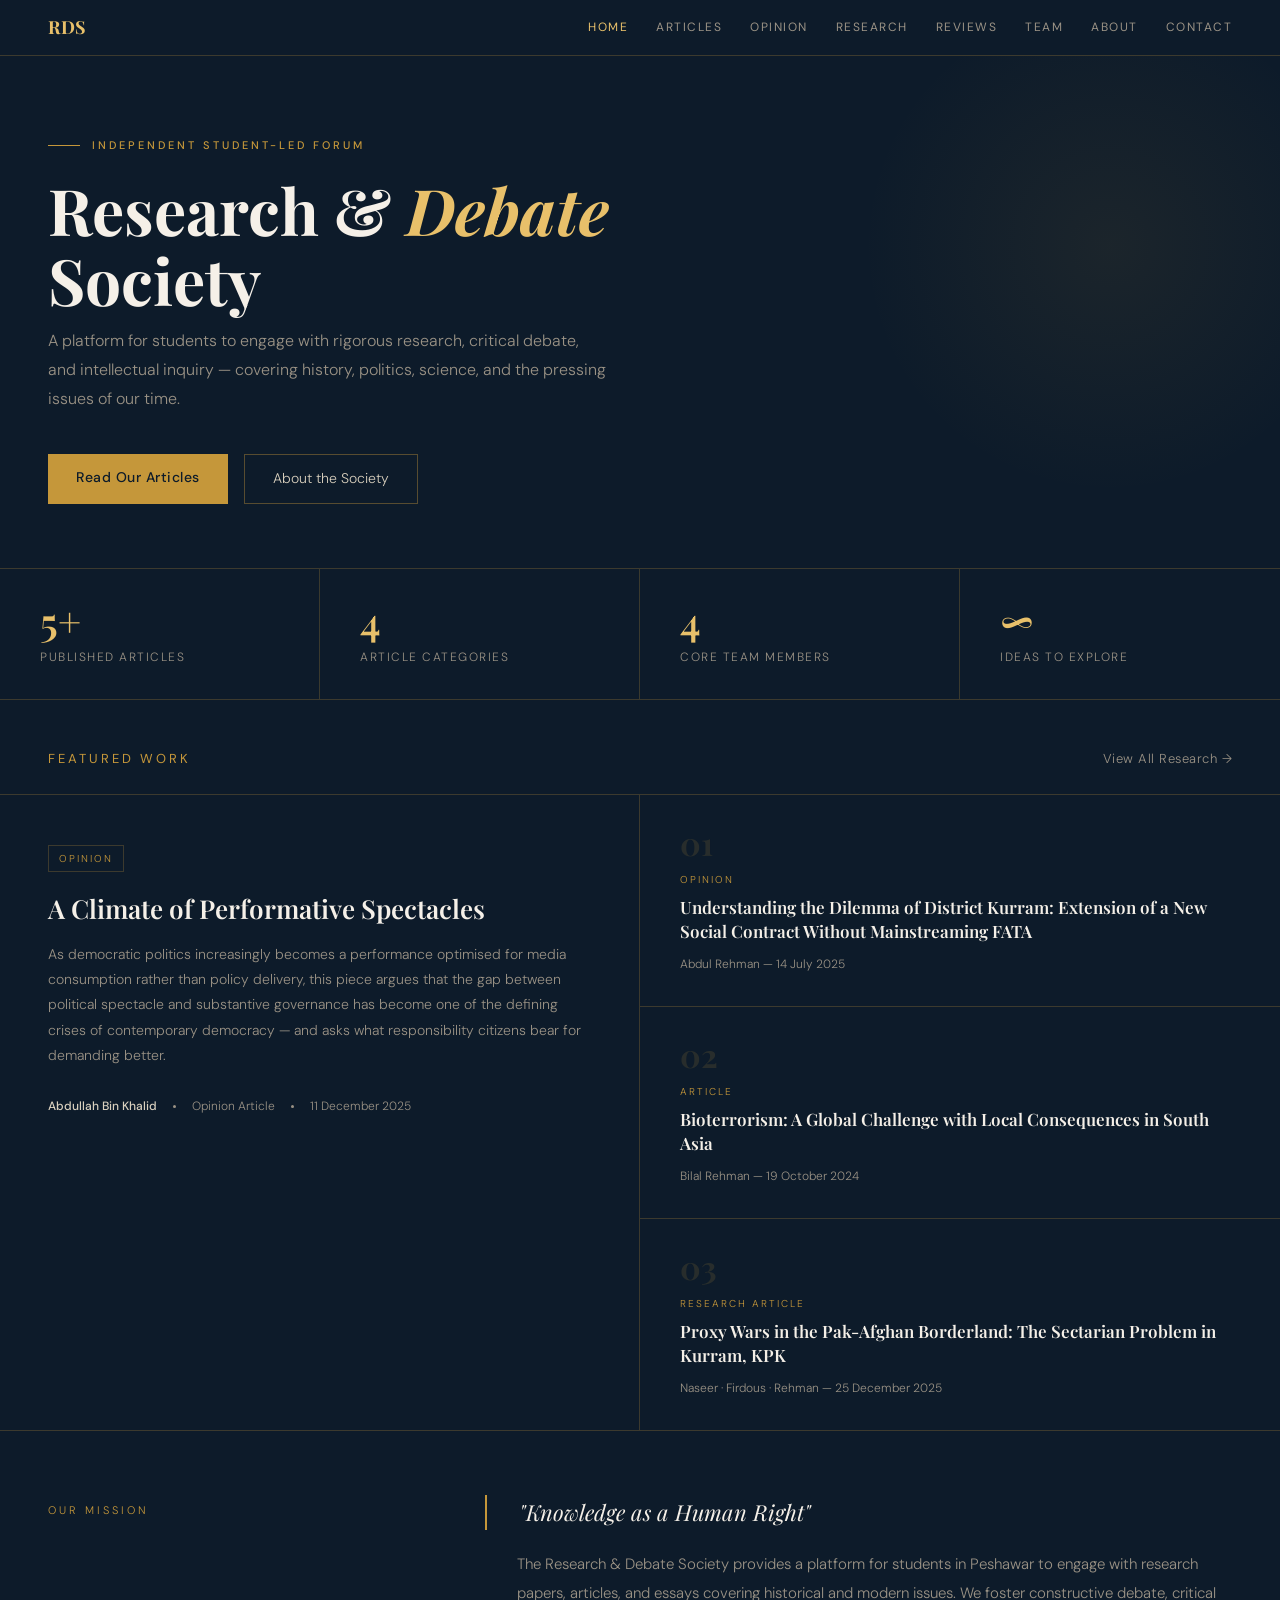
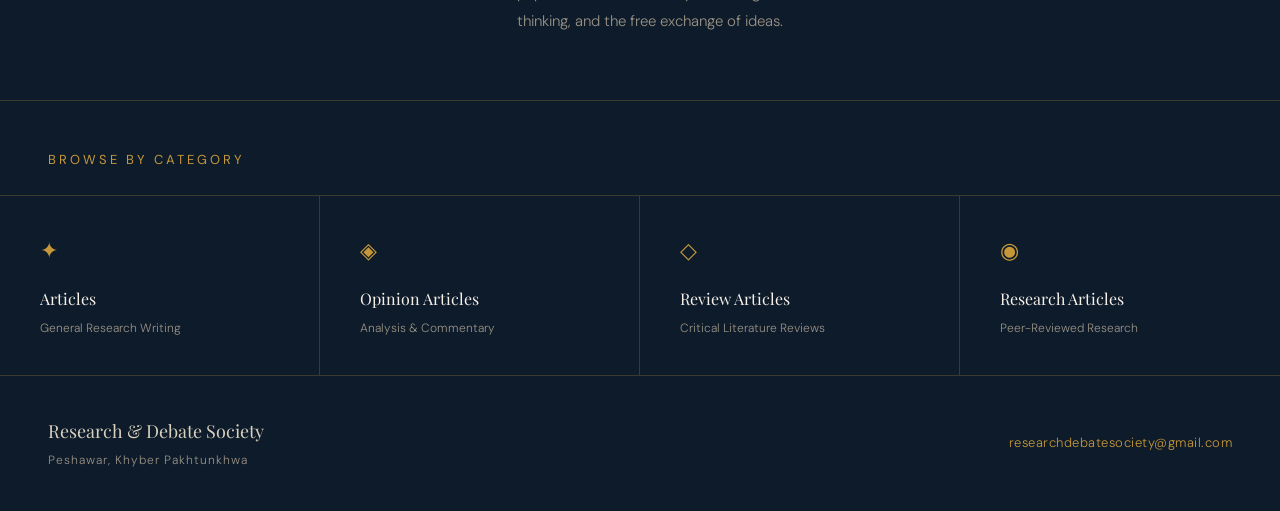
<file: index.html>
<!DOCTYPE html>
<html lang="en">
<head>
<meta charset="UTF-8">
<link rel="icon" type="image/png" href="rds-icon.png">
<meta name="viewport" content="width=device-width, initial-scale=1.0">
<title>Research &amp; Debate Society</title>
<meta name="description" content="The Research &amp; Debate Society publishes student research on politics, history, governance, and the pressing issues of our time.">
<meta name="keywords" content="Research Debate Society, Peshawar, KPK, political science, student research, Pakistan">
<link rel="canonical" href="https://research-debate-society.github.io/rds-official/">
<link href="https://fonts.googleapis.com/css2?family=Playfair+Display:ital,wght@0,400;0,600;0,700;1,400;1,600&family=DM+Sans:wght@300;400;500&display=swap" rel="stylesheet">
<link rel="stylesheet" href="rds-styles.css">
<!-- Google tag (gtag.js) -->
<script async src="https://www.googletagmanager.com/gtag/js?id=G-3XSXDY2PG7"></script>
<script>
  window.dataLayer = window.dataLayer || [];
  function gtag(){dataLayer.push(arguments);}
  gtag('js', new Date());
  gtag('config', 'G-3XSXDY2PG7');
</script>
  <meta property="og:type" content="website">
  <meta property="og:title" content="Research & Debate Society">
  <meta property="og:description" content="A platform for students in Peshawar to engage with rigorous research, critical debate, and intellectual inquiry on politics, history, and governance.">
  <meta property="og:url" content="https://research-debate-society.github.io/rds-official/">
  <meta property="og:image" content="https://research-debate-society.github.io/rds-official/rds-seal-main.png">
  <meta property="og:site_name" content="Research & Debate Society">
  <meta name="twitter:card" content="summary_large_image">
  <meta name="twitter:title" content="Research & Debate Society">
  <meta name="twitter:description" content="A platform for students in Peshawar to engage with rigorous research, critical debate, and intellectual inquiry on politics, history, and governance.">
  <meta name="twitter:image" content="https://research-debate-society.github.io/rds-official/rds-seal-main.png">
</head>
<body>

<nav class="site-nav">
  <a class="nav-brand" href="index.html">RDS</a>
  <div class="nav-links">
    <a href="index.html" class="active">Home</a>
    <a href="rds-articles.html">Articles</a>
    <a href="rds-opinion-articles.html">Opinion</a>
    <a href="rds-research-articles.html">Research</a>
    <a href="rds-review-articles.html">Reviews</a>
    <a href="rds-team.html">Team</a>
    <a href="rds-about.html">About</a>
    <a href="rds-contact.html">Contact</a>
  </div>
  <div class="nav-hamburger" onclick="document.querySelector('.nav-links').classList.toggle('open')">
    <span></span><span></span><span></span>
  </div>
</nav>

<section class="hero">
  <div class="hero-eyebrow">Independent Student-Led Forum</div>
  <h1>Research &amp; <em>Debate</em><br>Society</h1>
  <p class="hero-sub">A platform for students to engage with rigorous research, critical debate, and intellectual inquiry — covering history, politics, science, and the pressing issues of our time.</p>
  <div class="hero-actions">
    <a class="btn-primary" href="rds-articles.html">Read Our Articles</a>
    <a class="btn-outline" href="rds-about.html">About the Society</a>
  </div>
</section>

<div class="stats">
  <div class="stat"><div class="stat-number">5+</div><div class="stat-label">Published Articles</div></div>
  <div class="stat"><div class="stat-number">4</div><div class="stat-label">Article Categories</div></div>
  <div class="stat"><div class="stat-number">4</div><div class="stat-label">Core Team Members</div></div>
  <div class="stat"><div class="stat-number">∞</div><div class="stat-label">Ideas to Explore</div></div>
</div>

<div class="section-header">
  <span class="section-title">Featured Work</span>
  <a class="section-link" href="rds-articles.html">View All Research →</a>
</div>

<div class="featured">
  <a class="featured-main" href="opinion/performative-spectacles.html">
    <div class="featured-tag">Opinion</div>
    <span class="featured-title">A Climate of Performative Spectacles</span>
    <p class="featured-excerpt">As democratic politics increasingly becomes a performance optimised for media consumption rather than policy delivery, this piece argues that the gap between political spectacle and substantive governance has become one of the defining crises of contemporary democracy — and asks what responsibility citizens bear for demanding better.</p>
    <div class="article-meta">
      <span class="author">Abdullah Bin Khalid</span><span class="dot"></span>
      <span>Opinion Article</span><span class="dot"></span><span>11 December 2025</span>
    </div>
  </a>
  <div class="featured-side">
    <a class="side-article" href="opinion/district-kurram-fata.html">
      <div class="side-article-num">01</div>
      <div class="side-article-tag">Opinion</div>
      <div class="side-article-title">Understanding the Dilemma of District Kurram: Extension of a New Social Contract Without Mainstreaming FATA</div>
      <div class="side-article-author">Abdul Rehman — 14 July 2025</div>
    </a>
    <a class="side-article" href="articles/bioterrorism-south-asia.html">
      <div class="side-article-num">02</div>
      <div class="side-article-tag">Article</div>
      <div class="side-article-title">Bioterrorism: A Global Challenge with Local Consequences in South Asia</div>
      <div class="side-article-author">Bilal Rehman — 19 October 2024</div>
    </a>
    <a class="side-article" href="research/proxy-wars-kurram-kpk.html">
      <div class="side-article-num">03</div>
      <div class="side-article-tag">Research Article</div>
      <div class="side-article-title">Proxy Wars in the Pak-Afghan Borderland: The Sectarian Problem in Kurram, KPK</div>
      <div class="side-article-author">Naseer · Firdous · Rehman — 25 December 2025</div>
    </a>
  </div>
</div>

<div class="mission">
  <div class="mission-label">Our Mission</div>
  <div>
    <div class="mission-quote">"Knowledge as a Human Right"</div>
    <p class="mission-body">The Research &amp; Debate Society provides a platform for students in Peshawar to engage with research papers, articles, and essays covering historical and modern issues. We foster constructive debate, critical thinking, and the free exchange of ideas.</p>
  </div>
</div>

<div class="section-header"><span class="section-title">Browse by Category</span></div>

<div class="categories">
  <a class="category" href="rds-articles.html">
    <div class="category-icon">✦</div>
    <div class="category-name">Articles</div>
    <div class="category-count">General Research Writing</div>
  </a>
  <a class="category" href="rds-opinion-articles.html">
    <div class="category-icon">◈</div>
    <div class="category-name">Opinion Articles</div>
    <div class="category-count">Analysis &amp; Commentary</div>
  </a>
  <a class="category" href="rds-review-articles.html">
    <div class="category-icon">◇</div>
    <div class="category-name">Review Articles</div>
    <div class="category-count">Critical Literature Reviews</div>
  </a>
  <a class="category" href="rds-research-articles.html">
    <div class="category-icon">◉</div>
    <div class="category-name">Research Articles</div>
    <div class="category-count">Peer-Reviewed Research</div>
  </a>
</div>

<div class="footer-band">
  <div>
    <div class="footer-name">Research &amp; Debate Society</div>
    <div class="footer-detail">Peshawar, Khyber Pakhtunkhwa</div>
  </div>
  <a class="footer-contact" href="mailto:researchdebatesociety@gmail.com">researchdebatesociety@gmail.com</a>
</div>

</body>
</html>
</file>
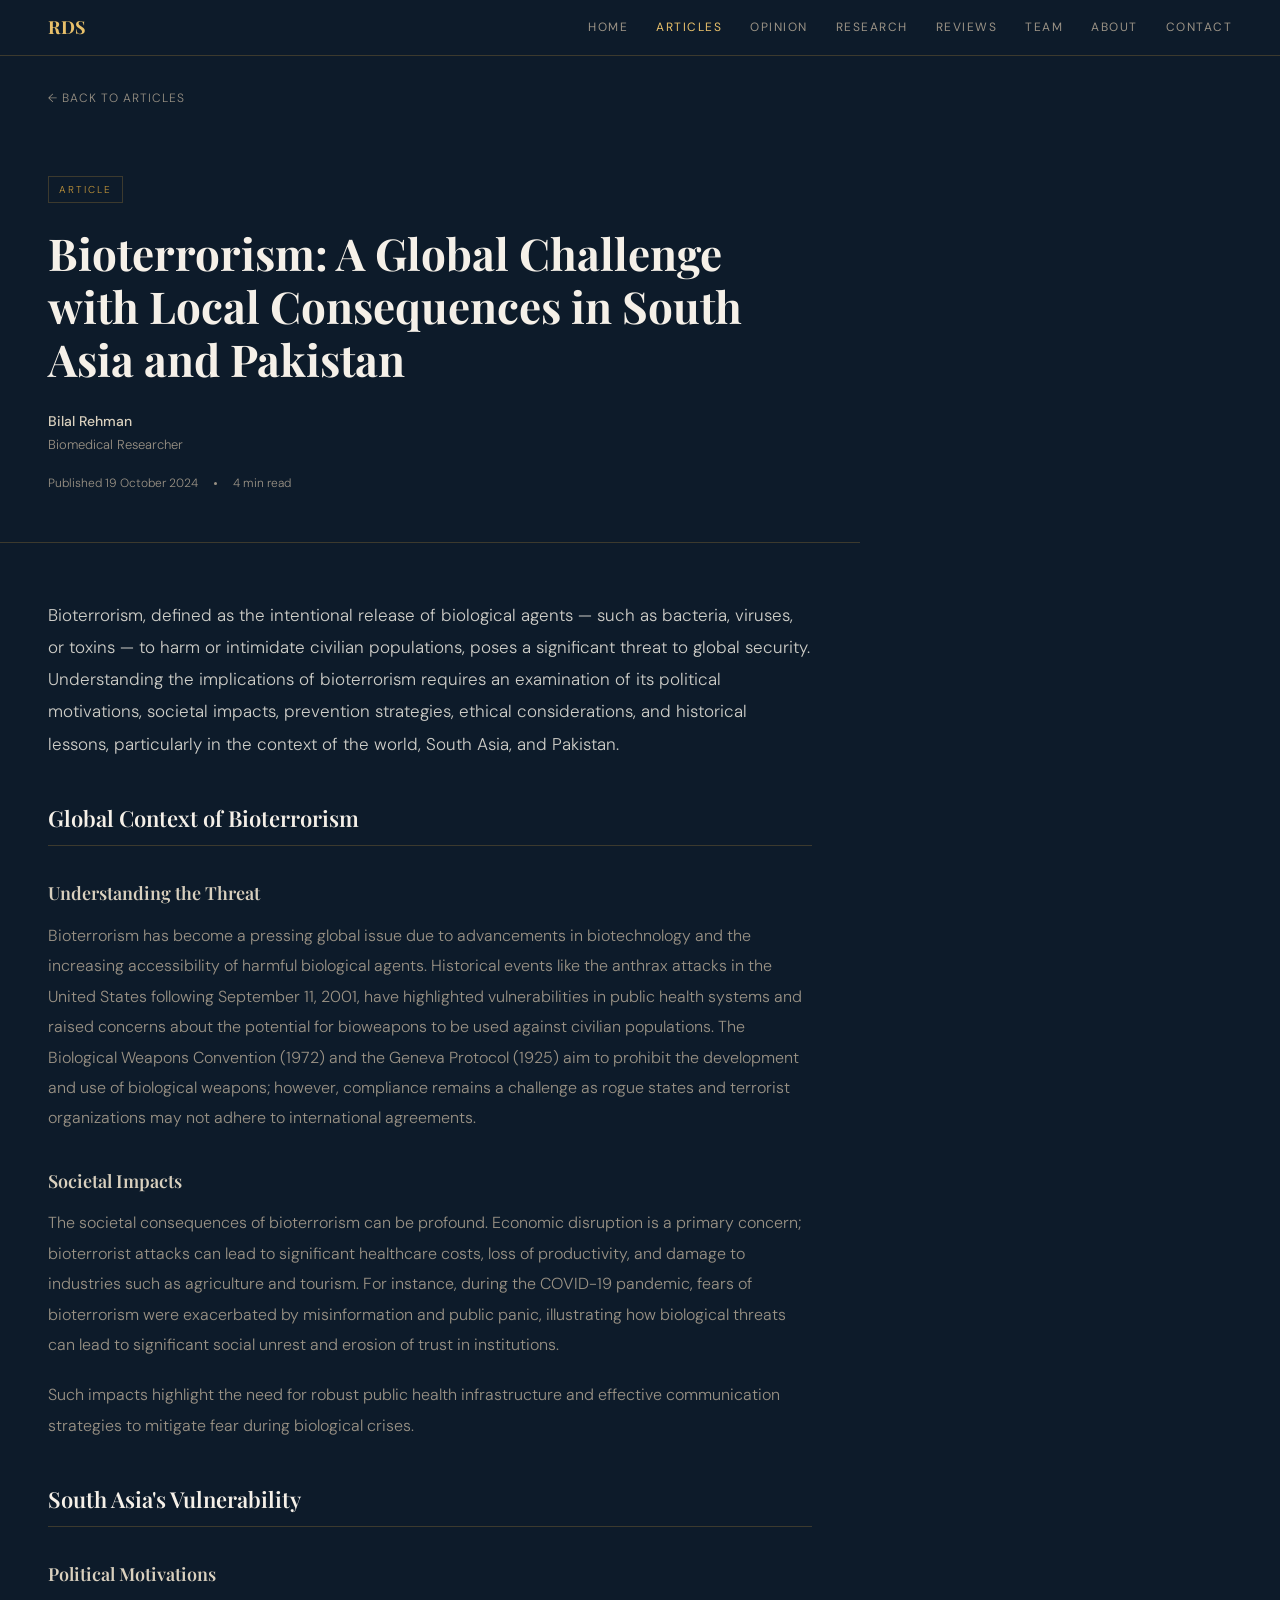
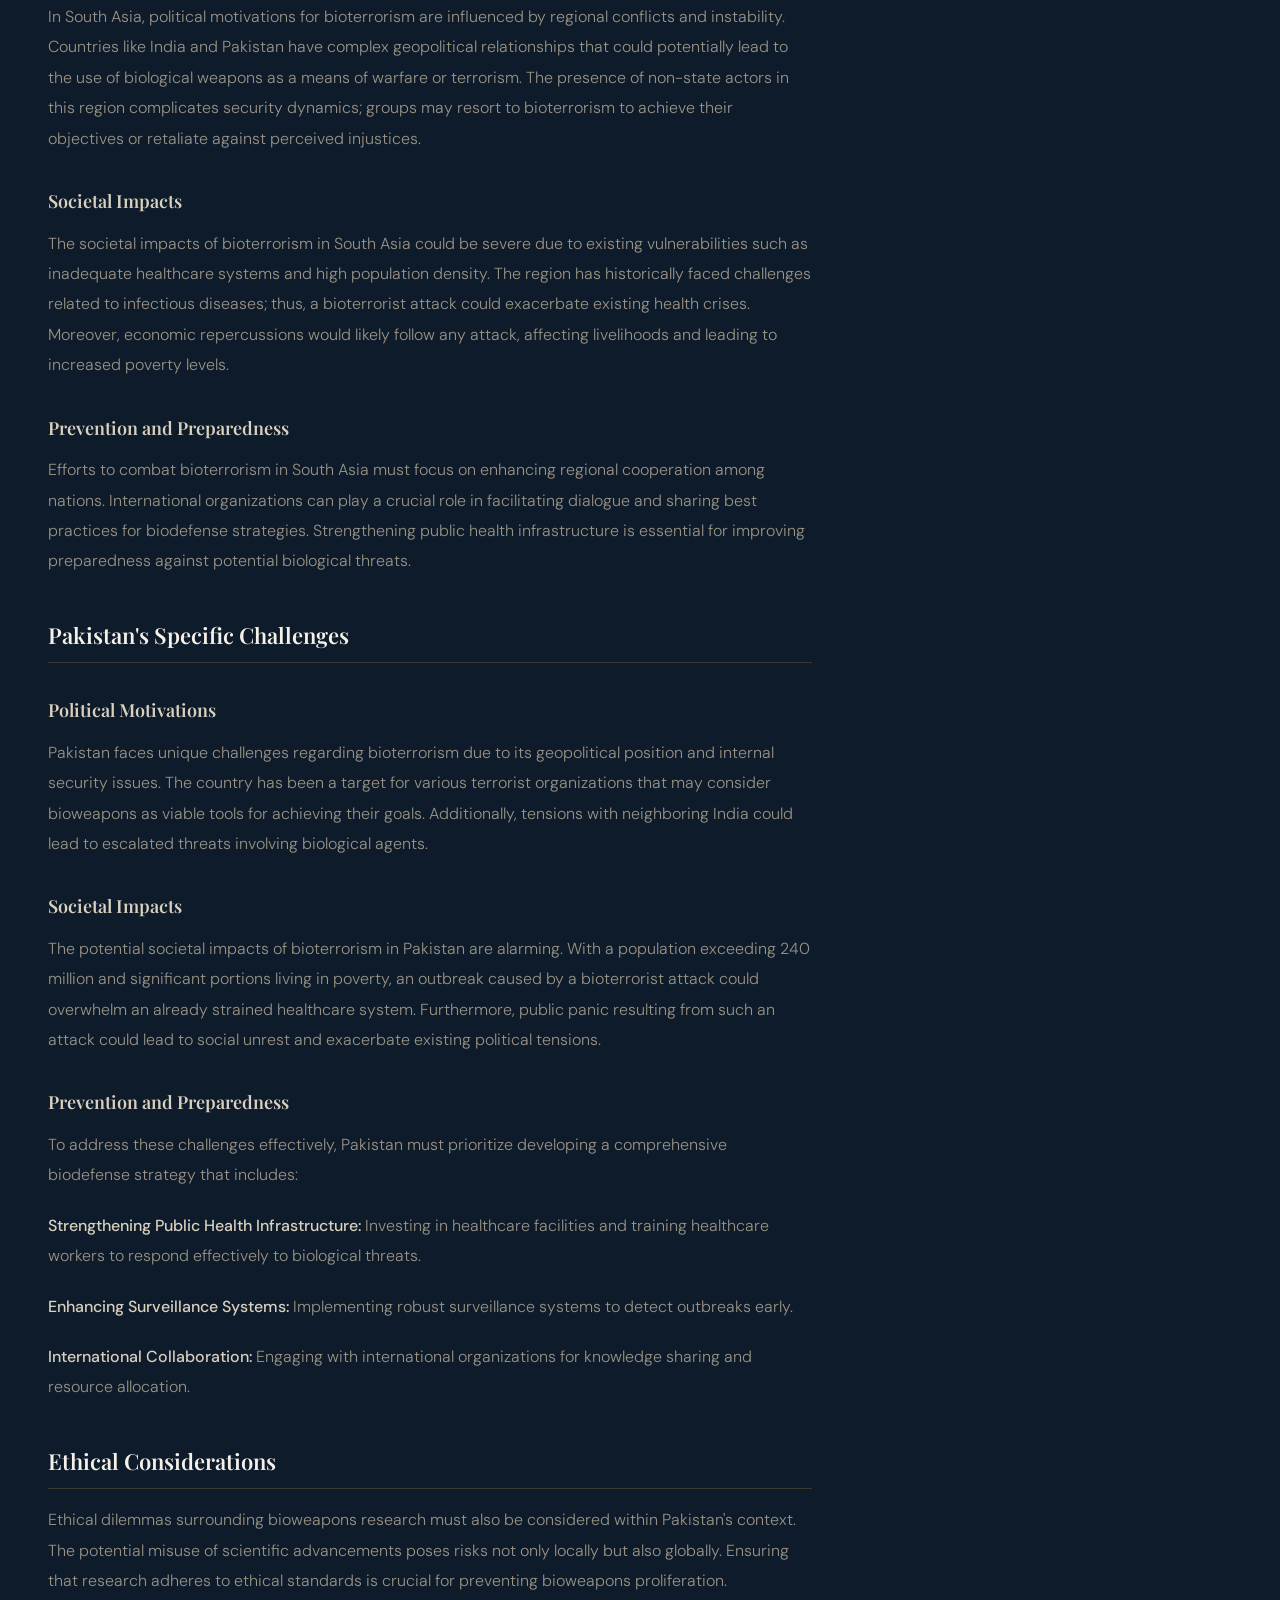
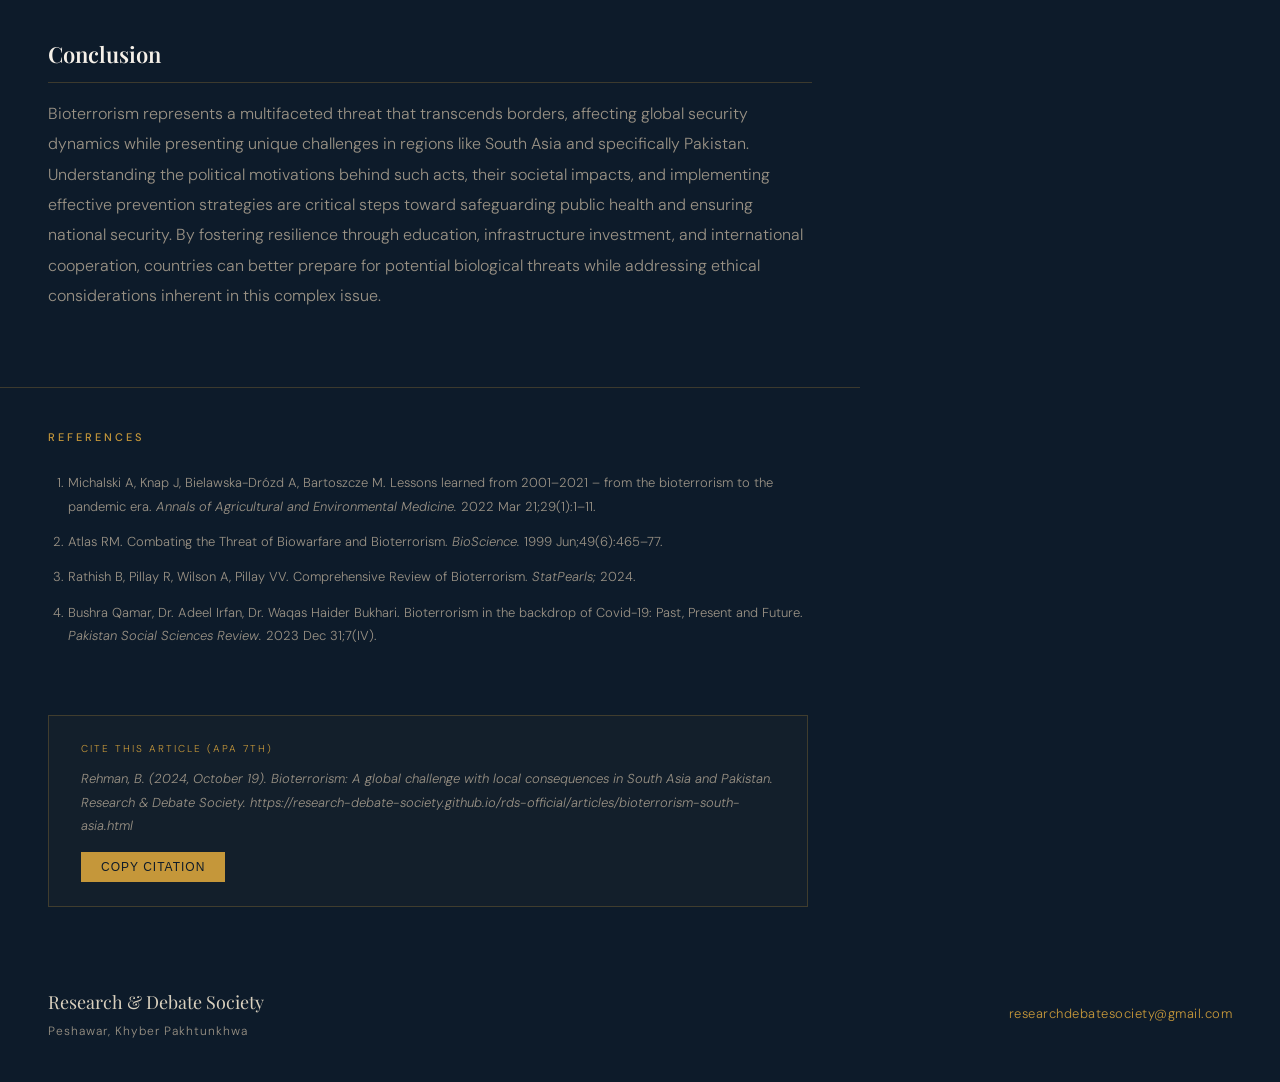
<file: bioterrorism-south-asia.html>
<!DOCTYPE html>
<html lang="en">
<head>
<meta charset="UTF-8">
<link rel="icon" type="image/png" href="../rds-icon.png">
<meta name="viewport" content="width=device-width, initial-scale=1.0">
<title>Bioterrorism: A Global Challenge with Local Consequences in South Asia and Pakistan — RDS</title>
<meta name="description" content="An examination of bioterrorism's political motivations, societal impacts, and prevention strategies with a focused lens on South Asia and Pakistan's specific vulnerabilities.">
<meta name="keywords" content="bioterrorism, South Asia, Pakistan, biosecurity, biological weapons, public health, Bilal Rehman">
<link rel="canonical" href="https://research-debate-society.github.io/rds-official/articles/bioterrorism-south-asia.html">
<link href="https://fonts.googleapis.com/css2?family=Playfair+Display:ital,wght@0,400;0,600;0,700;1,400;1,600&family=DM+Sans:wght@300;400;500&display=swap" rel="stylesheet">
<link rel="stylesheet" href="../rds-styles.css">
<!-- Google tag (gtag.js) -->
<script async src="https://www.googletagmanager.com/gtag/js?id=G-3XSXDY2PG7"></script>
<script>
  window.dataLayer = window.dataLayer || [];
  function gtag(){dataLayer.push(arguments);}
  gtag('js', new Date());
  gtag('config', 'G-3XSXDY2PG7');
</script>
  <meta property="og:type" content="article">
  <meta property="og:title" content="Bioterrorism: A Global Challenge with Local Consequences in South Asia and Pakistan">
  <meta property="og:description" content="An examination of bioterrorism's political motivations, societal impacts, and prevention strategies with a focused lens on South Asia and Pakistan's specific vulnerabilities.">
  <meta property="og:url" content="https://research-debate-society.github.io/rds-official/articles/bioterrorism-south-asia.html">
  <meta property="og:image" content="https://research-debate-society.github.io/rds-official/rds-seal-main.png">
  <meta property="og:site_name" content="Research & Debate Society">
  <meta name="twitter:card" content="summary_large_image">
  <meta name="twitter:title" content="Bioterrorism: A Global Challenge with Local Consequences in South Asia and Pakistan">
  <meta name="twitter:description" content="An examination of bioterrorism's political motivations, societal impacts, and prevention strategies with a focused lens on South Asia and Pakistan's specific vulnerabilities.">
  <meta name="twitter:image" content="https://research-debate-society.github.io/rds-official/rds-seal-main.png">
</head>
<body>

<nav class="site-nav">
  <a class="nav-brand" href="../index.html">RDS</a>
  <div class="nav-links">
    <a href="../index.html">Home</a>
    <a href="../rds-articles.html" class="active">Articles</a>
    <a href="../rds-opinion-articles.html">Opinion</a>
    <a href="../rds-research-articles.html">Research</a>
    <a href="../rds-review-articles.html">Reviews</a>
    <a href="../rds-team.html">Team</a>
    <a href="../rds-about.html">About</a>
    <a href="../rds-contact.html">Contact</a>
  </div>
  <div class="nav-hamburger" onclick="document.querySelector('.nav-links').classList.toggle('open')">
    <span></span><span></span><span></span>
  </div>
</nav>

<a class="back-link" href="../rds-articles.html">← Back to Articles</a>

<div class="article-header">
  <div class="featured-tag">Article</div>
  <h1 class="article-title">Bioterrorism: A Global Challenge with Local Consequences in South Asia and Pakistan</h1>
  <div class="article-byline">
    <div>
      <span class="author-name">Bilal Rehman</span><br>
      <span class="author-affil">Biomedical Researcher</span>
    </div>
  </div>
  <div class="article-pub-meta">
    <span>Published 19 October 2024</span>
  <span class="dot"></span><span>4 min read</span></div>
</div>

<div class="article-body">

  <p>Bioterrorism, defined as the intentional release of biological agents — such as bacteria, viruses, or toxins — to harm or intimidate civilian populations, poses a significant threat to global security. Understanding the implications of bioterrorism requires an examination of its political motivations, societal impacts, prevention strategies, ethical considerations, and historical lessons, particularly in the context of the world, South Asia, and Pakistan.</p>

  <h2>Global Context of Bioterrorism</h2>

  <h3>Understanding the Threat</h3>

  <p>Bioterrorism has become a pressing global issue due to advancements in biotechnology and the increasing accessibility of harmful biological agents. Historical events like the anthrax attacks in the United States following September 11, 2001, have highlighted vulnerabilities in public health systems and raised concerns about the potential for bioweapons to be used against civilian populations. The Biological Weapons Convention (1972) and the Geneva Protocol (1925) aim to prohibit the development and use of biological weapons; however, compliance remains a challenge as rogue states and terrorist organizations may not adhere to international agreements.</p>

  <h3>Societal Impacts</h3>

  <p>The societal consequences of bioterrorism can be profound. Economic disruption is a primary concern; bioterrorist attacks can lead to significant healthcare costs, loss of productivity, and damage to industries such as agriculture and tourism. For instance, during the COVID-19 pandemic, fears of bioterrorism were exacerbated by misinformation and public panic, illustrating how biological threats can lead to significant social unrest and erosion of trust in institutions.</p>

  <p>Such impacts highlight the need for robust public health infrastructure and effective communication strategies to mitigate fear during biological crises.</p>

  <h2>South Asia's Vulnerability</h2>

  <h3>Political Motivations</h3>

  <p>In South Asia, political motivations for bioterrorism are influenced by regional conflicts and instability. Countries like India and Pakistan have complex geopolitical relationships that could potentially lead to the use of biological weapons as a means of warfare or terrorism. The presence of non-state actors in this region complicates security dynamics; groups may resort to bioterrorism to achieve their objectives or retaliate against perceived injustices.</p>

  <h3>Societal Impacts</h3>

  <p>The societal impacts of bioterrorism in South Asia could be severe due to existing vulnerabilities such as inadequate healthcare systems and high population density. The region has historically faced challenges related to infectious diseases; thus, a bioterrorist attack could exacerbate existing health crises. Moreover, economic repercussions would likely follow any attack, affecting livelihoods and leading to increased poverty levels.</p>

  <h3>Prevention and Preparedness</h3>

  <p>Efforts to combat bioterrorism in South Asia must focus on enhancing regional cooperation among nations. International organizations can play a crucial role in facilitating dialogue and sharing best practices for biodefense strategies. Strengthening public health infrastructure is essential for improving preparedness against potential biological threats.</p>

  <h2>Pakistan's Specific Challenges</h2>

  <h3>Political Motivations</h3>

  <p>Pakistan faces unique challenges regarding bioterrorism due to its geopolitical position and internal security issues. The country has been a target for various terrorist organizations that may consider bioweapons as viable tools for achieving their goals. Additionally, tensions with neighboring India could lead to escalated threats involving biological agents.</p>

  <h3>Societal Impacts</h3>

  <p>The potential societal impacts of bioterrorism in Pakistan are alarming. With a population exceeding 240 million and significant portions living in poverty, an outbreak caused by a bioterrorist attack could overwhelm an already strained healthcare system. Furthermore, public panic resulting from such an attack could lead to social unrest and exacerbate existing political tensions.</p>

  <h3>Prevention and Preparedness</h3>

  <p>To address these challenges effectively, Pakistan must prioritize developing a comprehensive biodefense strategy that includes:</p>

  <p><strong>Strengthening Public Health Infrastructure:</strong> Investing in healthcare facilities and training healthcare workers to respond effectively to biological threats.</p>

  <p><strong>Enhancing Surveillance Systems:</strong> Implementing robust surveillance systems to detect outbreaks early.</p>

  <p><strong>International Collaboration:</strong> Engaging with international organizations for knowledge sharing and resource allocation.</p>

  <h2>Ethical Considerations</h2>

  <p>Ethical dilemmas surrounding bioweapons research must also be considered within Pakistan's context. The potential misuse of scientific advancements poses risks not only locally but also globally. Ensuring that research adheres to ethical standards is crucial for preventing bioweapons proliferation.</p>

  <h2>Conclusion</h2>

  <p>Bioterrorism represents a multifaceted threat that transcends borders, affecting global security dynamics while presenting unique challenges in regions like South Asia and specifically Pakistan. Understanding the political motivations behind such acts, their societal impacts, and implementing effective prevention strategies are critical steps toward safeguarding public health and ensuring national security. By fostering resilience through education, infrastructure investment, and international cooperation, countries can better prepare for potential biological threats while addressing ethical considerations inherent in this complex issue.</p>

</div>

<div class="references-section">
  <h2>References</h2>
  <ol>
    <li>Michalski A, Knap J, Bielawska-Drózd A, Bartoszcze M. Lessons learned from 2001–2021 – from the bioterrorism to the pandemic era. <em>Annals of Agricultural and Environmental Medicine.</em> 2022 Mar 21;29(1):1–11.</li>
    <li>Atlas RM. Combating the Threat of Biowarfare and Bioterrorism. <em>BioScience.</em> 1999 Jun;49(6):465–77.</li>
    <li>Rathish B, Pillay R, Wilson A, Pillay VV. Comprehensive Review of Bioterrorism. <em>StatPearls;</em> 2024.</li>
    <li>Bushra Qamar, Dr. Adeel Irfan, Dr. Waqas Haider Bukhari. Bioterrorism in the backdrop of Covid-19: Past, Present and Future. <em>Pakistan Social Sciences Review.</em> 2023 Dec 31;7(IV).</li>
  </ol>
</div>


<div class="citation-box" style="margin:0 48px 40px;max-width:760px;">
  <div class="citation-label">Cite This Article (APA 7th)</div>
  <p class="citation-text" id="cite-text">Rehman, B. (2024, October 19). Bioterrorism: A global challenge with local consequences in South Asia and Pakistan. Research & Debate Society. https://research-debate-society.github.io/rds-official/articles/bioterrorism-south-asia.html</p>
  <button onclick="navigator.clipboard.writeText(document.getElementById('cite-text').innerText);this.innerText='Copied!';setTimeout(()=>this.innerText='Copy Citation',2000)"
    style="margin-top:14px;padding:8px 20px;background:var(--gold);color:var(--navy);border:none;font-size:12px;font-weight:500;letter-spacing:1px;cursor:pointer;text-transform:uppercase;">
    Copy Citation
  </button>
</div>
<div class="footer-band">
  <div>
    <div class="footer-name">Research &amp; Debate Society</div>
    <div class="footer-detail">Peshawar, Khyber Pakhtunkhwa</div>
  </div>
  <a class="footer-contact" href="mailto:researchdebatesociety@gmail.com">researchdebatesociety@gmail.com</a>
</div>

</body>
</html>
</file>
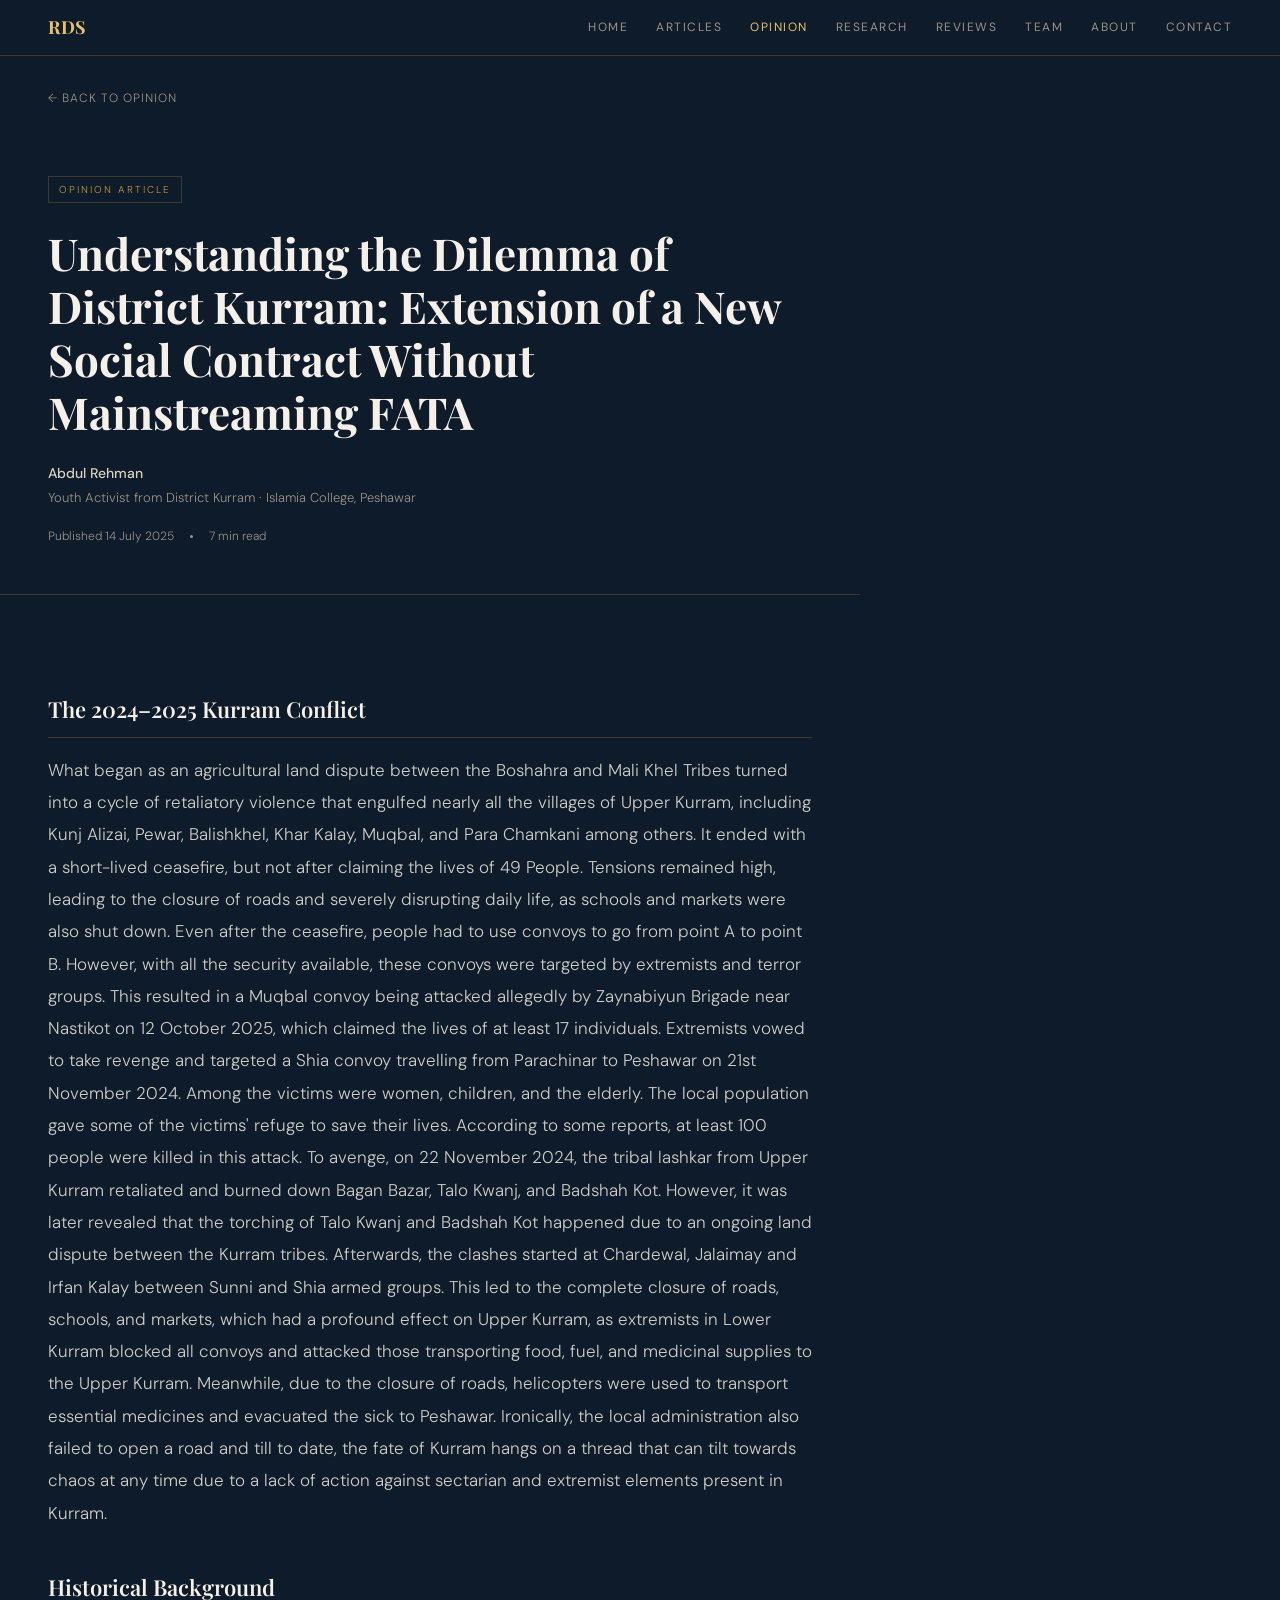
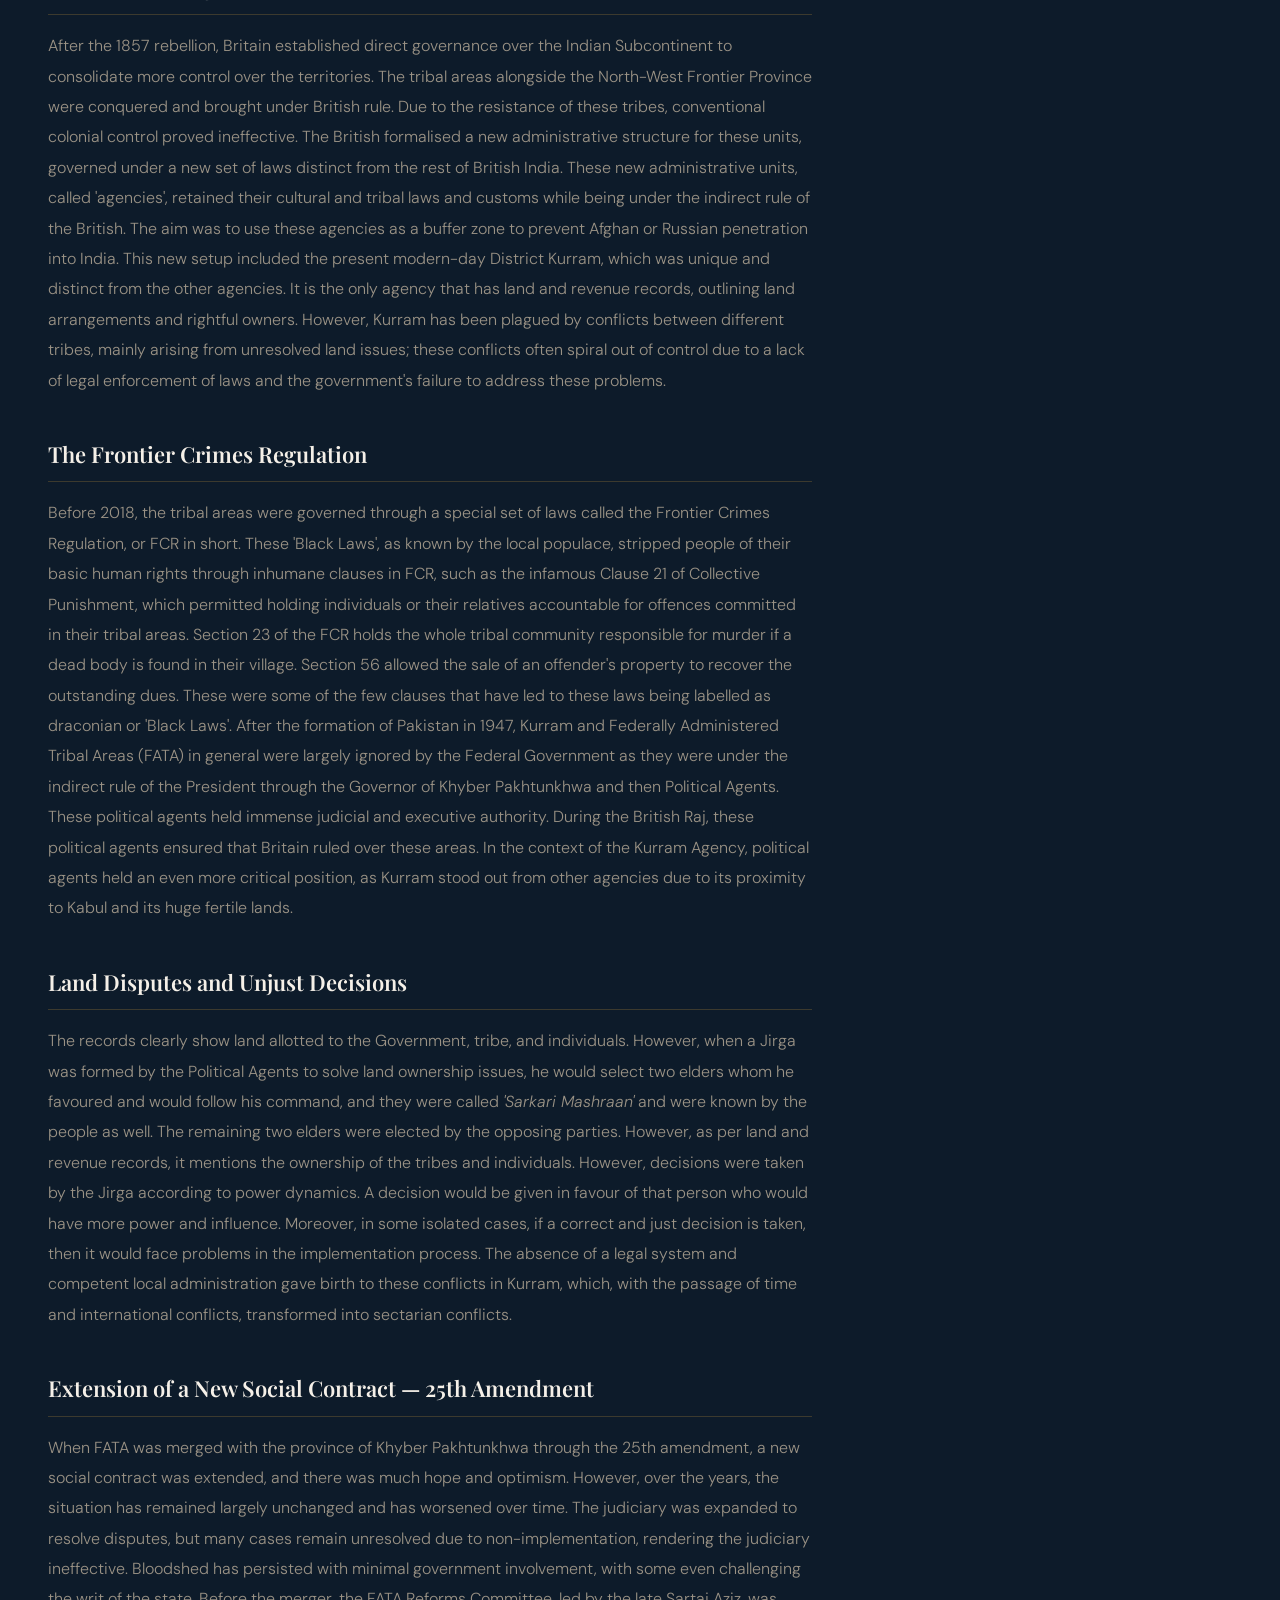
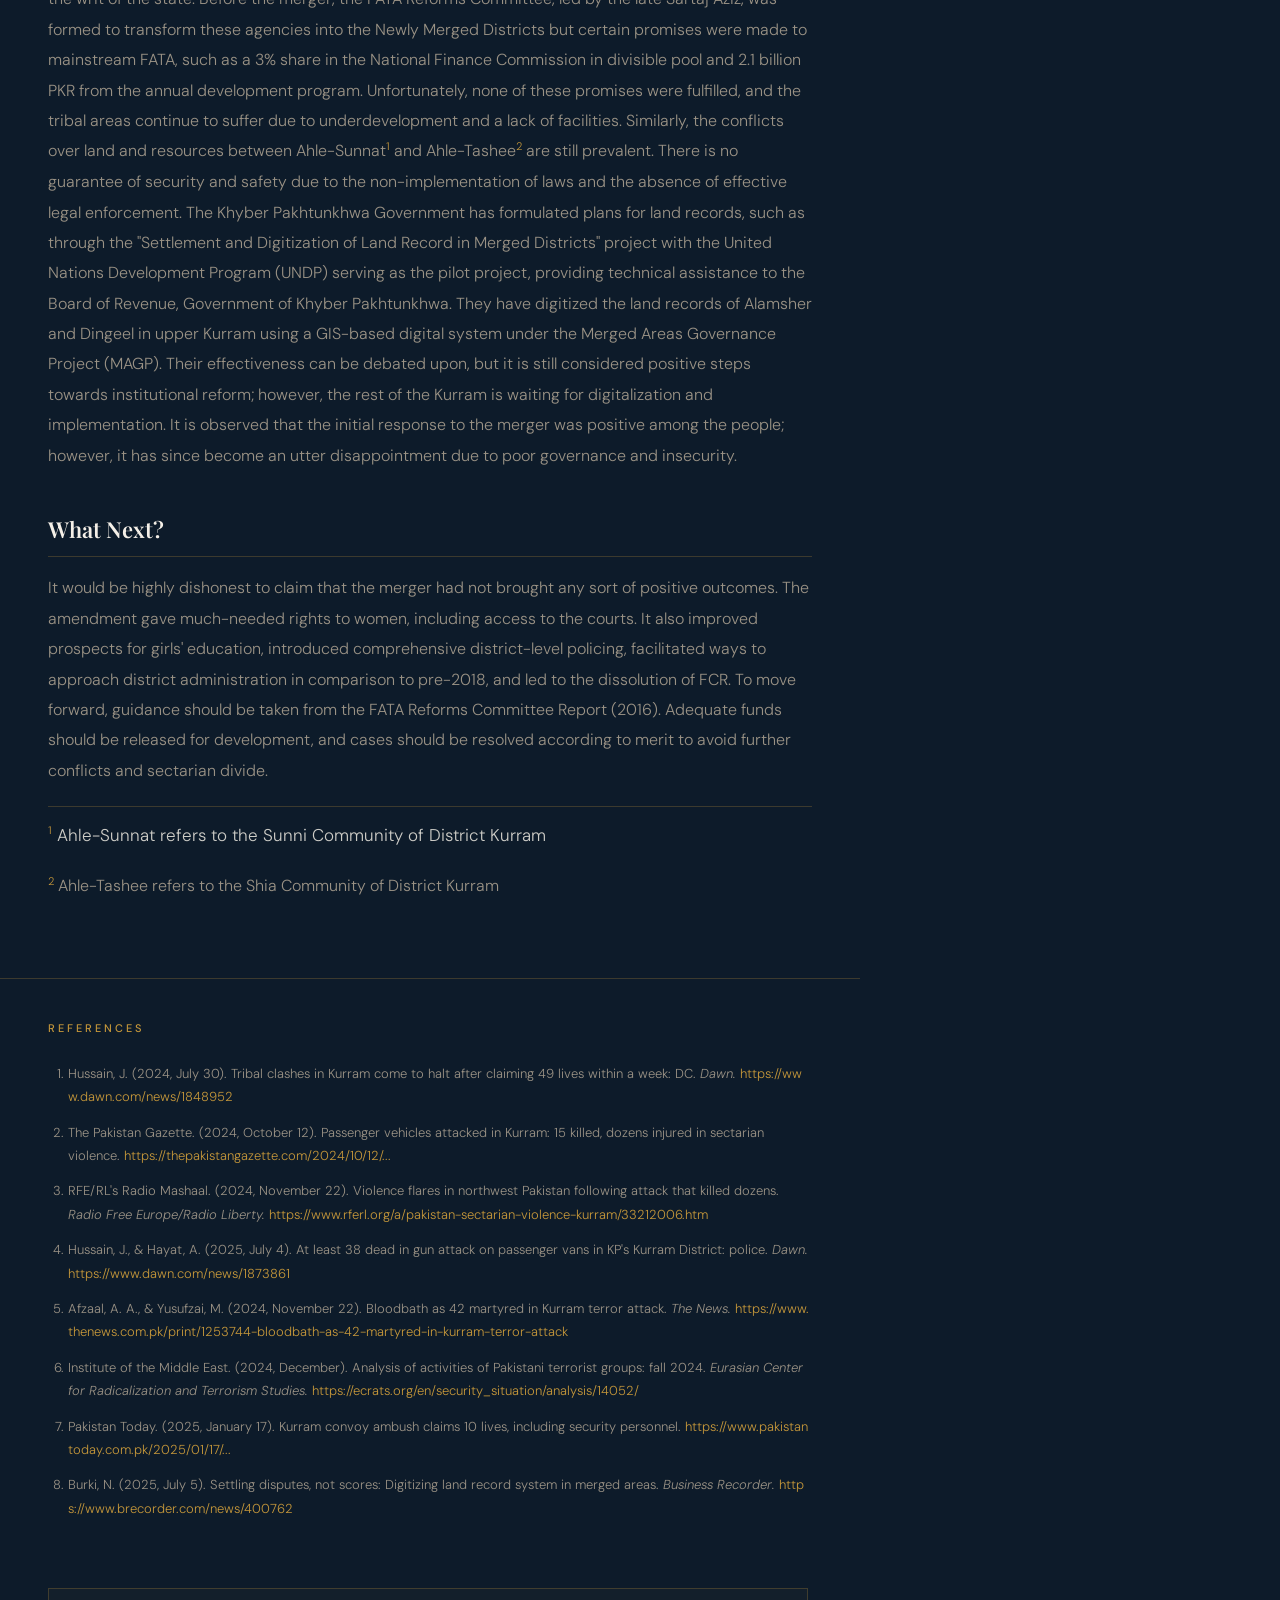
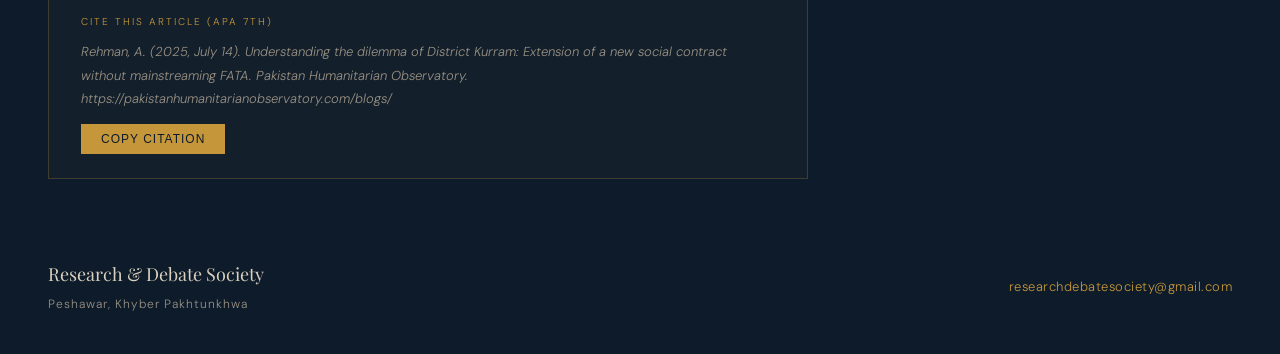
<file: district-kurram-fata.html>
<!DOCTYPE html>
<html lang="en">
<head>
<meta charset="UTF-8">
<link rel="icon" type="image/png" href="../rds-icon.png">
<meta name="viewport" content="width=device-width, initial-scale=1.0">
<title>Understanding the Dilemma of District Kurram: Extension of a New Social Contract Without Mainstreaming FATA — RDS</title>
<meta name="description" content="An account of the 2024 to 2025 Kurram conflict, tracing its roots from colonial land disputes and the Frontier Crimes Regulation to the broken promises of the 25th Constitutional Amendment and FATA's failed mainstreaming.">
<meta name="keywords" content="District Kurram, FATA, 25th Amendment, KPK, sectarian conflict, mainstreaming, Frontier Crimes Regulation, Abdul Rehman">
<link rel="canonical" href="https://research-debate-society.github.io/rds-official/opinion/district-kurram-fata.html">
<link href="https://fonts.googleapis.com/css2?family=Playfair+Display:ital,wght@0,400;0,600;0,700;1,400;1,600&family=DM+Sans:wght@300;400;500&display=swap" rel="stylesheet">
<link rel="stylesheet" href="../rds-styles.css">
<!-- Google tag (gtag.js) -->
<script async src="https://www.googletagmanager.com/gtag/js?id=G-3XSXDY2PG7"></script>
<script>
  window.dataLayer = window.dataLayer || [];
  function gtag(){dataLayer.push(arguments);}
  gtag('js', new Date());
  gtag('config', 'G-3XSXDY2PG7');
</script>
  <meta property="og:type" content="article">
  <meta property="og:title" content="Understanding the Dilemma of District Kurram: Extension of a New Social Contract Without Mainstreaming FATA">
  <meta property="og:description" content="An account of the 2024-2025 Kurram conflict, tracing its roots from colonial land disputes and the FCR to the broken promises of the 25th Constitutional Amendment.">
  <meta property="og:url" content="https://research-debate-society.github.io/rds-official/opinion/district-kurram-fata.html">
  <meta property="og:image" content="https://research-debate-society.github.io/rds-official/rds-seal-main.png">
  <meta property="og:site_name" content="Research & Debate Society">
  <meta name="twitter:card" content="summary_large_image">
  <meta name="twitter:title" content="Understanding the Dilemma of District Kurram: Extension of a New Social Contract Without Mainstreaming FATA">
  <meta name="twitter:description" content="An account of the 2024-2025 Kurram conflict, tracing its roots from colonial land disputes and the FCR to the broken promises of the 25th Constitutional Amendment.">
  <meta name="twitter:image" content="https://research-debate-society.github.io/rds-official/rds-seal-main.png">
</head>
<body>

<nav class="site-nav">
  <a class="nav-brand" href="../index.html">RDS</a>
  <div class="nav-links">
    <a href="../index.html">Home</a>
    <a href="../rds-articles.html">Articles</a>
    <a href="../rds-opinion-articles.html" class="active">Opinion</a>
    <a href="../rds-research-articles.html">Research</a>
    <a href="../rds-review-articles.html">Reviews</a>
    <a href="../rds-team.html">Team</a>
    <a href="../rds-about.html">About</a>
    <a href="../rds-contact.html">Contact</a>
  </div>
  <div class="nav-hamburger" onclick="document.querySelector('.nav-links').classList.toggle('open')">
    <span></span><span></span><span></span>
  </div>
</nav>

<a class="back-link" href="../rds-opinion-articles.html">← Back to Opinion</a>

<div class="article-header">
  <div class="featured-tag">Opinion Article</div>
  <h1 class="article-title">Understanding the Dilemma of District Kurram: Extension of a New Social Contract Without Mainstreaming FATA</h1>
  <div class="article-byline">
    <div>
      <span class="author-name">Abdul Rehman</span><br>
      <span class="author-affil">Youth Activist from District Kurram · Islamia College, Peshawar</span>
    </div>
  </div>
  <div class="article-pub-meta">
    <span>Published 14 July 2025</span>
  <span class="dot"></span><span>7 min read</span></div>
</div>

<div class="article-body">

  <h2>The 2024–2025 Kurram Conflict</h2>

  <p>What began as an agricultural land dispute between the Boshahra and Mali Khel Tribes turned into a cycle of retaliatory violence that engulfed nearly all the villages of Upper Kurram, including Kunj Alizai, Pewar, Balishkhel, Khar Kalay, Muqbal, and Para Chamkani among others. It ended with a short-lived ceasefire, but not after claiming the lives of 49 People. Tensions remained high, leading to the closure of roads and severely disrupting daily life, as schools and markets were also shut down. Even after the ceasefire, people had to use convoys to go from point A to point B. However, with all the security available, these convoys were targeted by extremists and terror groups. This resulted in a Muqbal convoy being attacked allegedly by Zaynabiyun Brigade near Nastikot on 12 October 2025, which claimed the lives of at least 17 individuals. Extremists vowed to take revenge and targeted a Shia convoy travelling from Parachinar to Peshawar on 21st November 2024. Among the victims were women, children, and the elderly. The local population gave some of the victims' refuge to save their lives. According to some reports, at least 100 people were killed in this attack. To avenge, on 22 November 2024, the tribal lashkar from Upper Kurram retaliated and burned down Bagan Bazar, Talo Kwanj, and Badshah Kot. However, it was later revealed that the torching of Talo Kwanj and Badshah Kot happened due to an ongoing land dispute between the Kurram tribes. Afterwards, the clashes started at Chardewal, Jalaimay and Irfan Kalay between Sunni and Shia armed groups. This led to the complete closure of roads, schools, and markets, which had a profound effect on Upper Kurram, as extremists in Lower Kurram blocked all convoys and attacked those transporting food, fuel, and medicinal supplies to the Upper Kurram. Meanwhile, due to the closure of roads, helicopters were used to transport essential medicines and evacuated the sick to Peshawar. Ironically, the local administration also failed to open a road and till to date, the fate of Kurram hangs on a thread that can tilt towards chaos at any time due to a lack of action against sectarian and extremist elements present in Kurram.</p>

  <h2>Historical Background</h2>

  <p>After the 1857 rebellion, Britain established direct governance over the Indian Subcontinent to consolidate more control over the territories. The tribal areas alongside the North-West Frontier Province were conquered and brought under British rule. Due to the resistance of these tribes, conventional colonial control proved ineffective. The British formalised a new administrative structure for these units, governed under a new set of laws distinct from the rest of British India. These new administrative units, called 'agencies', retained their cultural and tribal laws and customs while being under the indirect rule of the British. The aim was to use these agencies as a buffer zone to prevent Afghan or Russian penetration into India. This new setup included the present modern-day District Kurram, which was unique and distinct from the other agencies. It is the only agency that has land and revenue records, outlining land arrangements and rightful owners. However, Kurram has been plagued by conflicts between different tribes, mainly arising from unresolved land issues; these conflicts often spiral out of control due to a lack of legal enforcement of laws and the government's failure to address these problems.</p>

  <h2>The Frontier Crimes Regulation</h2>

  <p>Before 2018, the tribal areas were governed through a special set of laws called the Frontier Crimes Regulation, or FCR in short. These 'Black Laws', as known by the local populace, stripped people of their basic human rights through inhumane clauses in FCR, such as the infamous Clause 21 of Collective Punishment, which permitted holding individuals or their relatives accountable for offences committed in their tribal areas. Section 23 of the FCR holds the whole tribal community responsible for murder if a dead body is found in their village. Section 56 allowed the sale of an offender's property to recover the outstanding dues. These were some of the few clauses that have led to these laws being labelled as draconian or 'Black Laws'. After the formation of Pakistan in 1947, Kurram and Federally Administered Tribal Areas (FATA) in general were largely ignored by the Federal Government as they were under the indirect rule of the President through the Governor of Khyber Pakhtunkhwa and then Political Agents. These political agents held immense judicial and executive authority. During the British Raj, these political agents ensured that Britain ruled over these areas. In the context of the Kurram Agency, political agents held an even more critical position, as Kurram stood out from other agencies due to its proximity to Kabul and its huge fertile lands.</p>

  <h2>Land Disputes and Unjust Decisions</h2>

  <p>The records clearly show land allotted to the Government, tribe, and individuals. However, when a Jirga was formed by the Political Agents to solve land ownership issues, he would select two elders whom he favoured and would follow his command, and they were called <em>'Sarkari Mashraan'</em> and were known by the people as well. The remaining two elders were elected by the opposing parties. However, as per land and revenue records, it mentions the ownership of the tribes and individuals. However, decisions were taken by the Jirga according to power dynamics. A decision would be given in favour of that person who would have more power and influence. Moreover, in some isolated cases, if a correct and just decision is taken, then it would face problems in the implementation process. The absence of a legal system and competent local administration gave birth to these conflicts in Kurram, which, with the passage of time and international conflicts, transformed into sectarian conflicts.</p>

  <h2>Extension of a New Social Contract — 25th Amendment</h2>

  <p>When FATA was merged with the province of Khyber Pakhtunkhwa through the 25th amendment, a new social contract was extended, and there was much hope and optimism. However, over the years, the situation has remained largely unchanged and has worsened over time. The judiciary was expanded to resolve disputes, but many cases remain unresolved due to non-implementation, rendering the judiciary ineffective. Bloodshed has persisted with minimal government involvement, with some even challenging the writ of the state. Before the merger, the FATA Reforms Committee, led by the late Sartaj Aziz, was formed to transform these agencies into the Newly Merged Districts but certain promises were made to mainstream FATA, such as a 3% share in the National Finance Commission in divisible pool and 2.1 billion PKR from the annual development program. Unfortunately, none of these promises were fulfilled, and the tribal areas continue to suffer due to underdevelopment and a lack of facilities. Similarly, the conflicts over land and resources between Ahle-Sunnat<sup>1</sup> and Ahle-Tashee<sup>2</sup> are still prevalent. There is no guarantee of security and safety due to the non-implementation of laws and the absence of effective legal enforcement. The Khyber Pakhtunkhwa Government has formulated plans for land records, such as through the "Settlement and Digitization of Land Record in Merged Districts" project with the United Nations Development Program (UNDP) serving as the pilot project, providing technical assistance to the Board of Revenue, Government of Khyber Pakhtunkhwa. They have digitized the land records of Alamsher and Dingeel in upper Kurram using a GIS-based digital system under the Merged Areas Governance Project (MAGP). Their effectiveness can be debated upon, but it is still considered positive steps towards institutional reform; however, the rest of the Kurram is waiting for digitalization and implementation. It is observed that the initial response to the merger was positive among the people; however, it has since become an utter disappointment due to poor governance and insecurity.</p>

  <h2>What Next?</h2>

  <p>It would be highly dishonest to claim that the merger had not brought any sort of positive outcomes. The amendment gave much-needed rights to women, including access to the courts. It also improved prospects for girls' education, introduced comprehensive district-level policing, facilitated ways to approach district administration in comparison to pre-2018, and led to the dissolution of FCR. To move forward, guidance should be taken from the FATA Reforms Committee Report (2016). Adequate funds should be released for development, and cases should be resolved according to merit to avoid further conflicts and sectarian divide.</p>

  <div class="article-footnote">
    <p><sup>1</sup> Ahle-Sunnat refers to the Sunni Community of District Kurram</p>
    <p><sup>2</sup> Ahle-Tashee refers to the Shia Community of District Kurram</p>
  </div>

</div>

<div class="references-section">
  <h2>References</h2>
  <ol>
    <li>Hussain, J. (2024, July 30). Tribal clashes in Kurram come to halt after claiming 49 lives within a week: DC. <em>Dawn.</em> <a href="https://www.dawn.com/news/1848952" target="_blank" rel="noopener">https://www.dawn.com/news/1848952</a></li>
    <li>The Pakistan Gazette. (2024, October 12). Passenger vehicles attacked in Kurram: 15 killed, dozens injured in sectarian violence. <a href="https://thepakistangazette.com/2024/10/12/passenger-vehicles-attacked-in-kurram-15-killed-dozens-injured-in-sectarian-violence/" target="_blank" rel="noopener">https://thepakistangazette.com/2024/10/12/...</a></li>
    <li>RFE/RL's Radio Mashaal. (2024, November 22). Violence flares in northwest Pakistan following attack that killed dozens. <em>Radio Free Europe/Radio Liberty.</em> <a href="https://www.rferl.org/a/pakistan-sectarian-violence-kurram/33212006.htm" target="_blank" rel="noopener">https://www.rferl.org/a/pakistan-sectarian-violence-kurram/33212006.htm</a></li>
    <li>Hussain, J., &amp; Hayat, A. (2025, July 4). At least 38 dead in gun attack on passenger vans in KP's Kurram District: police. <em>Dawn.</em> <a href="https://www.dawn.com/news/1873861" target="_blank" rel="noopener">https://www.dawn.com/news/1873861</a></li>
    <li>Afzaal, A. A., &amp; Yusufzai, M. (2024, November 22). Bloodbath as 42 martyred in Kurram terror attack. <em>The News.</em> <a href="https://www.thenews.com.pk/print/1253744-bloodbath-as-42-martyred-in-kurram-terror-attack" target="_blank" rel="noopener">https://www.thenews.com.pk/print/1253744-bloodbath-as-42-martyred-in-kurram-terror-attack</a></li>
    <li>Institute of the Middle East. (2024, December). Analysis of activities of Pakistani terrorist groups: fall 2024. <em>Eurasian Center for Radicalization and Terrorism Studies.</em> <a href="https://ecrats.org/en/security_situation/analysis/14052/" target="_blank" rel="noopener">https://ecrats.org/en/security_situation/analysis/14052/</a></li>
    <li>Pakistan Today. (2025, January 17). Kurram convoy ambush claims 10 lives, including security personnel. <a href="https://www.pakistantoday.com.pk/2025/01/17/kurram-convoy-ambush-claims-10-lives-including-security-personnel" target="_blank" rel="noopener">https://www.pakistantoday.com.pk/2025/01/17/...</a></li>
    <li>Burki, N. (2025, July 5). Settling disputes, not scores: Digitizing land record system in merged areas. <em>Business Recorder.</em> <a href="https://www.brecorder.com/news/400762" target="_blank" rel="noopener">https://www.brecorder.com/news/400762</a></li>
  </ol>
</div>


<div class="citation-box" style="margin:0 48px 40px;max-width:760px;">
  <div class="citation-label">Cite This Article (APA 7th)</div>
  <p class="citation-text" id="cite-text">Rehman, A. (2025, July 14). Understanding the dilemma of District Kurram: Extension of a new social contract without mainstreaming FATA. Pakistan Humanitarian Observatory. https://pakistanhumanitarianobservatory.com/blogs/</p>
  <button onclick="navigator.clipboard.writeText(document.getElementById('cite-text').innerText);this.innerText='Copied!';setTimeout(()=>this.innerText='Copy Citation',2000)"
    style="margin-top:14px;padding:8px 20px;background:var(--gold);color:var(--navy);border:none;font-size:12px;font-weight:500;letter-spacing:1px;cursor:pointer;text-transform:uppercase;">
    Copy Citation
  </button>
</div>
<div class="footer-band">
  <div>
    <div class="footer-name">Research &amp; Debate Society</div>
    <div class="footer-detail">Peshawar, Khyber Pakhtunkhwa</div>
  </div>
  <a class="footer-contact" href="mailto:researchdebatesociety@gmail.com">researchdebatesociety@gmail.com</a>
</div>

</body>
</html>
</file>
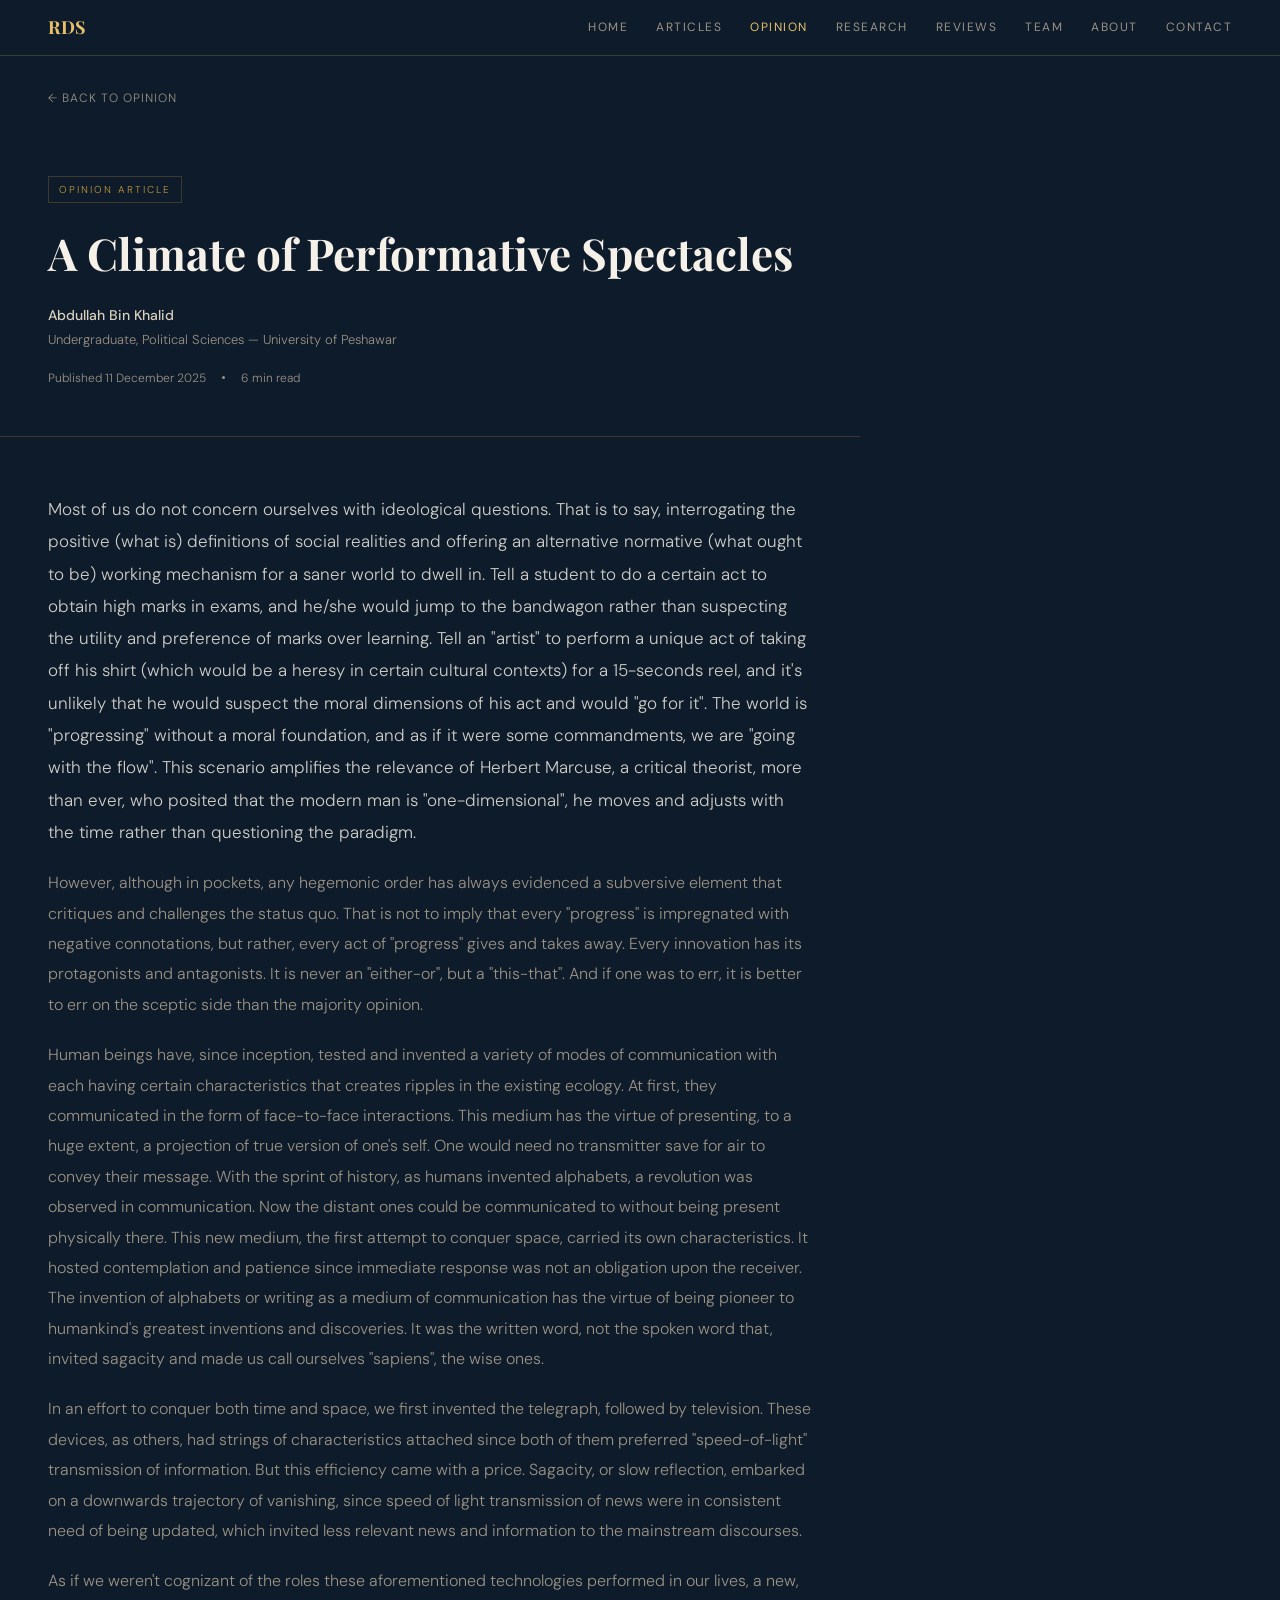
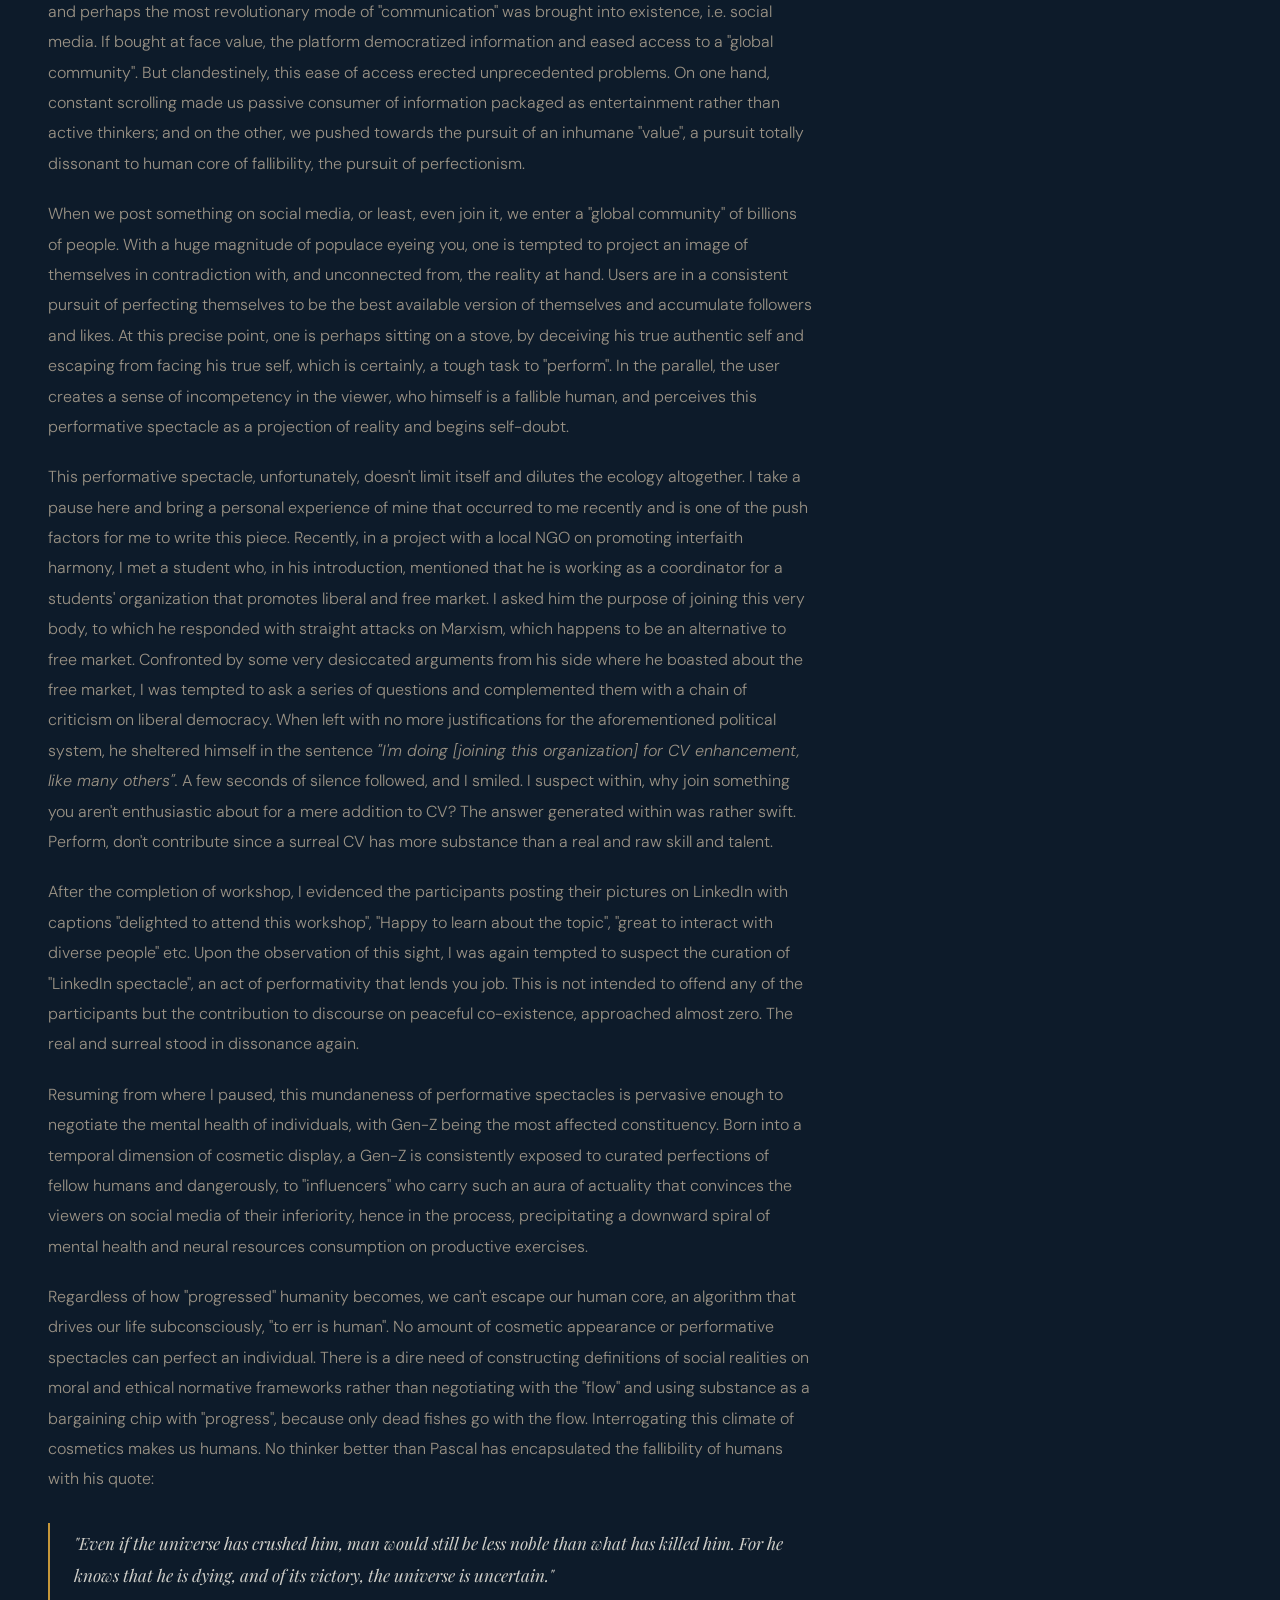
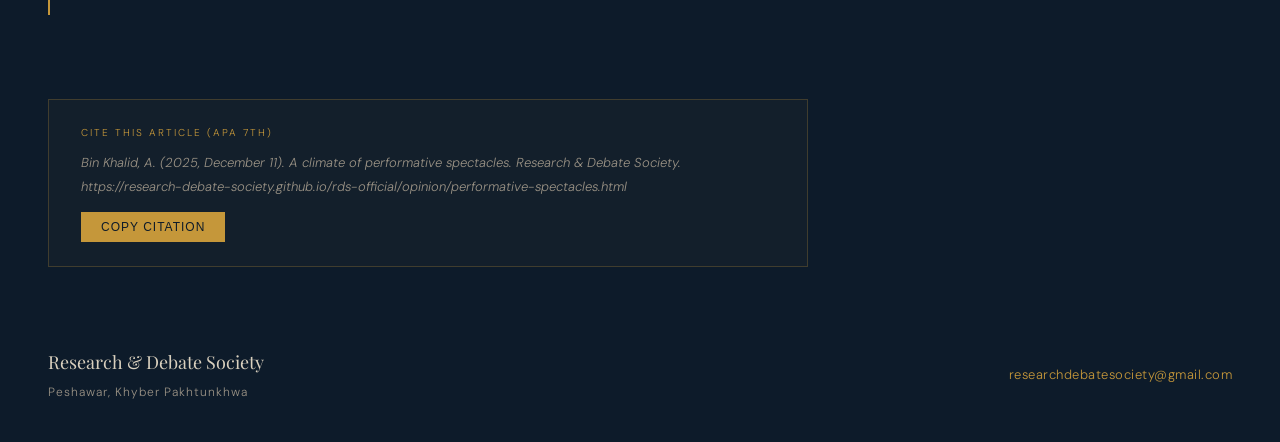
<file: performative-spectacles.html>
<!DOCTYPE html>
<html lang="en">
<head>
<meta charset="UTF-8">
<link rel="icon" type="image/png" href="../rds-icon.png">
<meta name="viewport" content="width=device-width, initial-scale=1.0">
<title>A Climate of Performative Spectacles — RDS</title>
<meta name="description" content="Drawing on Herbert Marcuse's one-dimensional man, this essay argues that social media has replaced authentic engagement with performative display — with profound consequences for politics, mental health, and our collective life.">
<meta name="keywords" content="performative spectacles, social media, Herbert Marcuse, one-dimensional man, political theory, Abdullah Bin Khalid">
<link rel="canonical" href="https://research-debate-society.github.io/rds-official/opinion/performative-spectacles.html">
<link href="https://fonts.googleapis.com/css2?family=Playfair+Display:ital,wght@0,400;0,600;0,700;1,400;1,600&family=DM+Sans:wght@300;400;500&display=swap" rel="stylesheet">
<link rel="stylesheet" href="../rds-styles.css">
<!-- Google tag (gtag.js) -->
<script async src="https://www.googletagmanager.com/gtag/js?id=G-3XSXDY2PG7"></script>
<script>
  window.dataLayer = window.dataLayer || [];
  function gtag(){dataLayer.push(arguments);}
  gtag('js', new Date());
  gtag('config', 'G-3XSXDY2PG7');
</script>
  <meta property="og:type" content="article">
  <meta property="og:title" content="A Climate of Performative Spectacles">
  <meta property="og:description" content="Drawing on Herbert Marcuse's one-dimensional man, this essay argues that social media has replaced authentic engagement with performative display — with profound consequences for politics and mental health.">
  <meta property="og:url" content="https://research-debate-society.github.io/rds-official/opinion/performative-spectacles.html">
  <meta property="og:image" content="https://research-debate-society.github.io/rds-official/rds-seal-main.png">
  <meta property="og:site_name" content="Research & Debate Society">
  <meta name="twitter:card" content="summary_large_image">
  <meta name="twitter:title" content="A Climate of Performative Spectacles">
  <meta name="twitter:description" content="Drawing on Herbert Marcuse's one-dimensional man, this essay argues that social media has replaced authentic engagement with performative display — with profound consequences for politics and mental health.">
  <meta name="twitter:image" content="https://research-debate-society.github.io/rds-official/rds-seal-main.png">
</head>
<body>

<nav class="site-nav">
  <a class="nav-brand" href="../index.html">RDS</a>
  <div class="nav-links">
    <a href="../index.html">Home</a>
    <a href="../rds-articles.html">Articles</a>
    <a href="../rds-opinion-articles.html" class="active">Opinion</a>
    <a href="../rds-research-articles.html">Research</a>
    <a href="../rds-review-articles.html">Reviews</a>
    <a href="../rds-team.html">Team</a>
    <a href="../rds-about.html">About</a>
    <a href="../rds-contact.html">Contact</a>
  </div>
  <div class="nav-hamburger" onclick="document.querySelector('.nav-links').classList.toggle('open')">
    <span></span><span></span><span></span>
  </div>
</nav>

<a class="back-link" href="../rds-opinion-articles.html">← Back to Opinion</a>

<div class="article-header">
  <div class="featured-tag">Opinion Article</div>
  <h1 class="article-title">A Climate of Performative Spectacles</h1>
  <div class="article-byline">
    <div>
      <span class="author-name">Abdullah Bin Khalid</span><br>
      <span class="author-affil">Undergraduate, Political Sciences — University of Peshawar</span>
    </div>
  </div>
  <div class="article-pub-meta">
    <span>Published 11 December 2025</span>
  <span class="dot"></span><span>6 min read</span></div>
</div>

<div class="article-body">

  <p>Most of us do not concern ourselves with ideological questions. That is to say, interrogating the positive (what is) definitions of social realities and offering an alternative normative (what ought to be) working mechanism for a saner world to dwell in. Tell a student to do a certain act to obtain high marks in exams, and he/she would jump to the bandwagon rather than suspecting the utility and preference of marks over learning. Tell an "artist" to perform a unique act of taking off his shirt (which would be a heresy in certain cultural contexts) for a 15-seconds reel, and it's unlikely that he would suspect the moral dimensions of his act and would "go for it". The world is "progressing" without a moral foundation, and as if it were some commandments, we are "going with the flow". This scenario amplifies the relevance of Herbert Marcuse, a critical theorist, more than ever, who posited that the modern man is "one-dimensional", he moves and adjusts with the time rather than questioning the paradigm.</p>

  <p>However, although in pockets, any hegemonic order has always evidenced a subversive element that critiques and challenges the status quo. That is not to imply that every "progress" is impregnated with negative connotations, but rather, every act of "progress" gives and takes away. Every innovation has its protagonists and antagonists. It is never an "either-or", but a "this-that". And if one was to err, it is better to err on the sceptic side than the majority opinion.</p>

  <p>Human beings have, since inception, tested and invented a variety of modes of communication with each having certain characteristics that creates ripples in the existing ecology. At first, they communicated in the form of face-to-face interactions. This medium has the virtue of presenting, to a huge extent, a projection of true version of one's self. One would need no transmitter save for air to convey their message. With the sprint of history, as humans invented alphabets, a revolution was observed in communication. Now the distant ones could be communicated to without being present physically there. This new medium, the first attempt to conquer space, carried its own characteristics. It hosted contemplation and patience since immediate response was not an obligation upon the receiver. The invention of alphabets or writing as a medium of communication has the virtue of being pioneer to humankind's greatest inventions and discoveries. It was the written word, not the spoken word that, invited sagacity and made us call ourselves "sapiens", the wise ones.</p>

  <p>In an effort to conquer both time and space, we first invented the telegraph, followed by television. These devices, as others, had strings of characteristics attached since both of them preferred "speed-of-light" transmission of information. But this efficiency came with a price. Sagacity, or slow reflection, embarked on a downwards trajectory of vanishing, since speed of light transmission of news were in consistent need of being updated, which invited less relevant news and information to the mainstream discourses.</p>

  <p>As if we weren't cognizant of the roles these aforementioned technologies performed in our lives, a new, and perhaps the most revolutionary mode of "communication" was brought into existence, i.e. social media. If bought at face value, the platform democratized information and eased access to a "global community". But clandestinely, this ease of access erected unprecedented problems. On one hand, constant scrolling made us passive consumer of information packaged as entertainment rather than active thinkers; and on the other, we pushed towards the pursuit of an inhumane "value", a pursuit totally dissonant to human core of fallibility, the pursuit of perfectionism.</p>

  <p>When we post something on social media, or least, even join it, we enter a "global community" of billions of people. With a huge magnitude of populace eyeing you, one is tempted to project an image of themselves in contradiction with, and unconnected from, the reality at hand. Users are in a consistent pursuit of perfecting themselves to be the best available version of themselves and accumulate followers and likes. At this precise point, one is perhaps sitting on a stove, by deceiving his true authentic self and escaping from facing his true self, which is certainly, a tough task to "perform". In the parallel, the user creates a sense of incompetency in the viewer, who himself is a fallible human, and perceives this performative spectacle as a projection of reality and begins self-doubt.</p>

  <p>This performative spectacle, unfortunately, doesn't limit itself and dilutes the ecology altogether. I take a pause here and bring a personal experience of mine that occurred to me recently and is one of the push factors for me to write this piece. Recently, in a project with a local NGO on promoting interfaith harmony, I met a student who, in his introduction, mentioned that he is working as a coordinator for a students' organization that promotes liberal and free market. I asked him the purpose of joining this very body, to which he responded with straight attacks on Marxism, which happens to be an alternative to free market. Confronted by some very desiccated arguments from his side where he boasted about the free market, I was tempted to ask a series of questions and complemented them with a chain of criticism on liberal democracy. When left with no more justifications for the aforementioned political system, he sheltered himself in the sentence <em>"I'm doing [joining this organization] for CV enhancement, like many others".</em> A few seconds of silence followed, and I smiled. I suspect within, why join something you aren't enthusiastic about for a mere addition to CV? The answer generated within was rather swift. Perform, don't contribute since a surreal CV has more substance than a real and raw skill and talent.</p>

  <p>After the completion of workshop, I evidenced the participants posting their pictures on LinkedIn with captions "delighted to attend this workshop", "Happy to learn about the topic", "great to interact with diverse people" etc. Upon the observation of this sight, I was again tempted to suspect the curation of "LinkedIn spectacle", an act of performativity that lends you job. This is not intended to offend any of the participants but the contribution to discourse on peaceful co-existence, approached almost zero. The real and surreal stood in dissonance again.</p>

  <p>Resuming from where I paused, this mundaneness of performative spectacles is pervasive enough to negotiate the mental health of individuals, with Gen-Z being the most affected constituency. Born into a temporal dimension of cosmetic display, a Gen-Z is consistently exposed to curated perfections of fellow humans and dangerously, to "influencers" who carry such an aura of actuality that convinces the viewers on social media of their inferiority, hence in the process, precipitating a downward spiral of mental health and neural resources consumption on productive exercises.</p>

  <p>Regardless of how "progressed" humanity becomes, we can't escape our human core, an algorithm that drives our life subconsciously, "to err is human". No amount of cosmetic appearance or performative spectacles can perfect an individual. There is a dire need of constructing definitions of social realities on moral and ethical normative frameworks rather than negotiating with the "flow" and using substance as a bargaining chip with "progress", because only dead fishes go with the flow. Interrogating this climate of cosmetics makes us humans. No thinker better than Pascal has encapsulated the fallibility of humans with his quote:</p>

  <blockquote>
    <p>"Even if the universe has crushed him, man would still be less noble than what has killed him. For he knows that he is dying, and of its victory, the universe is uncertain."</p>
  </blockquote>

</div>


<div class="citation-box" style="margin:0 48px 40px;max-width:760px;">
  <div class="citation-label">Cite This Article (APA 7th)</div>
  <p class="citation-text" id="cite-text">Bin Khalid, A. (2025, December 11). A climate of performative spectacles. Research & Debate Society. https://research-debate-society.github.io/rds-official/opinion/performative-spectacles.html</p>
  <button onclick="navigator.clipboard.writeText(document.getElementById('cite-text').innerText);this.innerText='Copied!';setTimeout(()=>this.innerText='Copy Citation',2000)"
    style="margin-top:14px;padding:8px 20px;background:var(--gold);color:var(--navy);border:none;font-size:12px;font-weight:500;letter-spacing:1px;cursor:pointer;text-transform:uppercase;">
    Copy Citation
  </button>
</div>
<div class="footer-band">
  <div>
    <div class="footer-name">Research &amp; Debate Society</div>
    <div class="footer-detail">Peshawar, Khyber Pakhtunkhwa</div>
  </div>
  <a class="footer-contact" href="mailto:researchdebatesociety@gmail.com">researchdebatesociety@gmail.com</a>
</div>

</body>
</html>
</file>
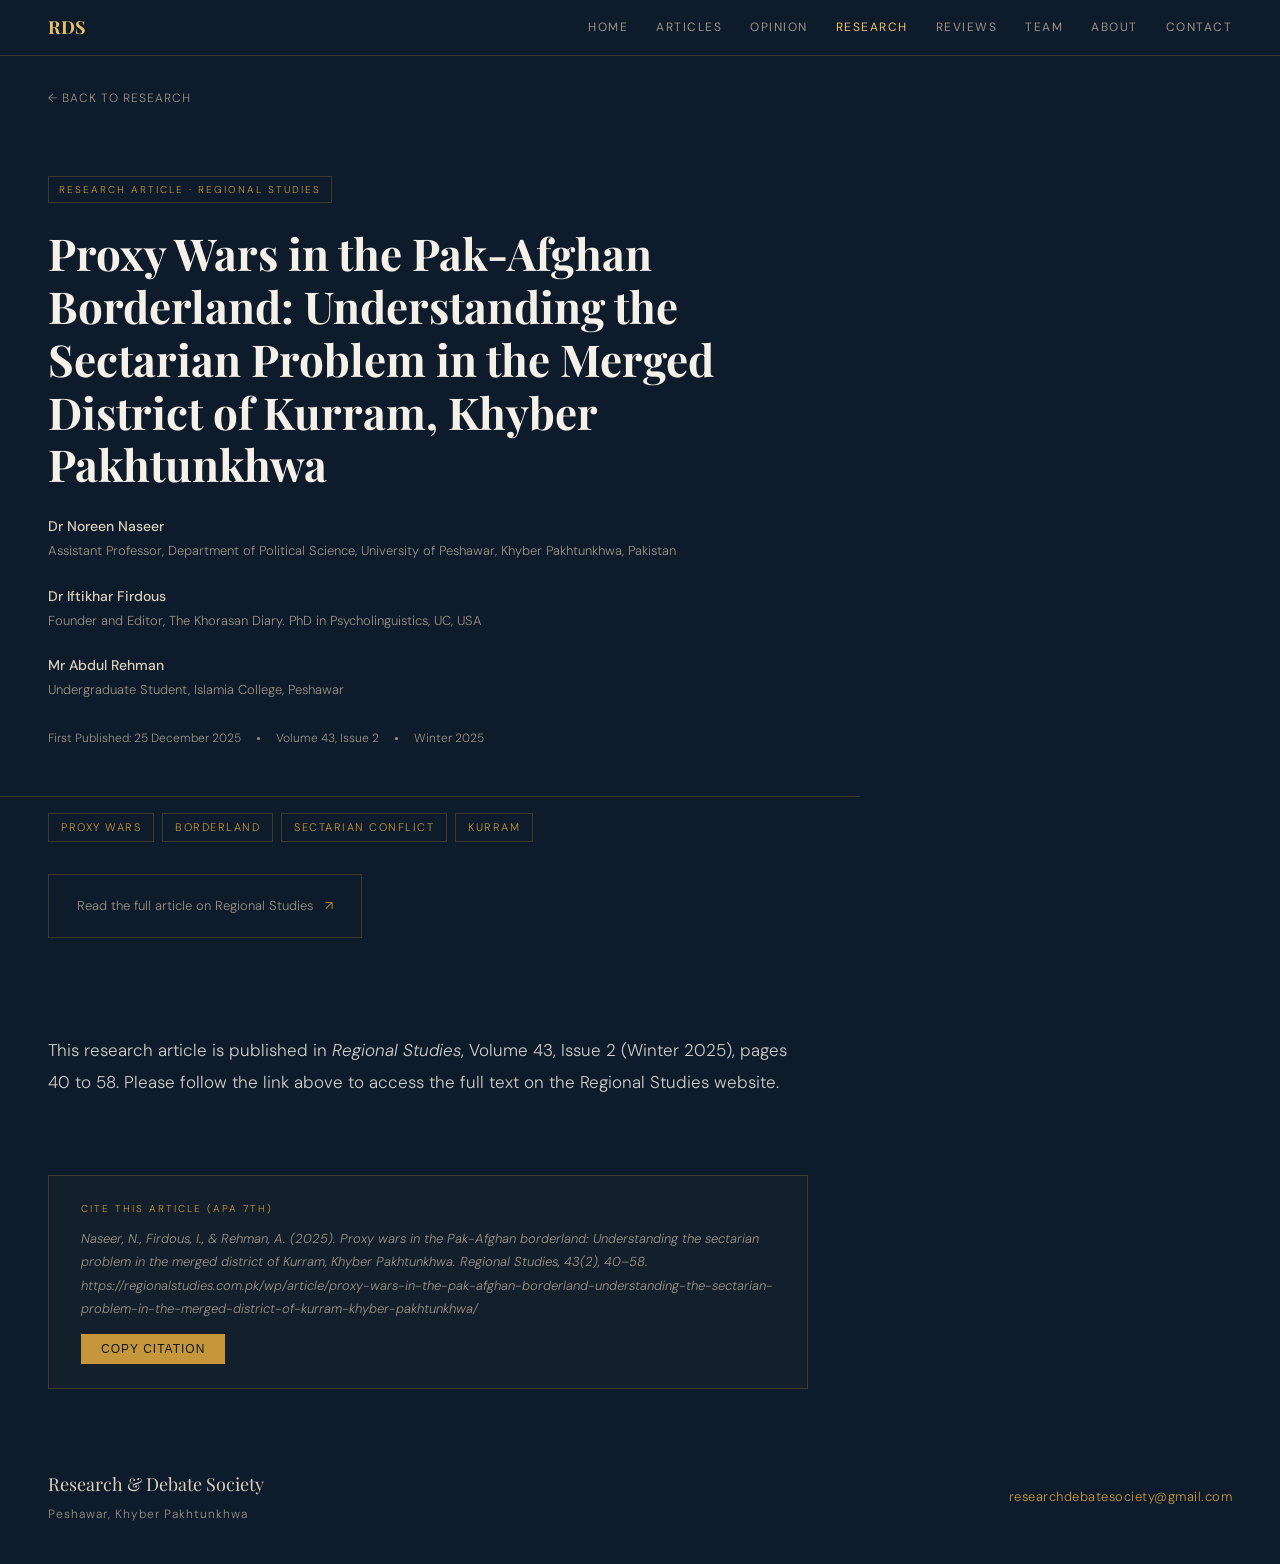
<file: proxy-wars-kurram-kpk.html>
<!DOCTYPE html>
<html lang="en">
<head>
<meta charset="UTF-8">
<link rel="icon" type="image/png" href="../rds-icon.png">
<meta name="viewport" content="width=device-width, initial-scale=1.0">
<title>Proxy Wars in the Pak-Afghan Borderland: Understanding the Sectarian Problem in Kurram, KPK — RDS</title>
<meta name="description" content="Published in Regional Studies (Vol. 43, No. 2, Winter 2025), this research examines proxy wars and the sectarian problem in the merged district of Kurram, Khyber Pakhtunkhwa.">
<meta name="keywords" content="proxy wars, Kurram, sectarian conflict, Pak-Afghan borderland, KPK, merged districts, Regional Studies, Noreen Naseer, Iftikhar Firdous, Abdul Rehman">
<link rel="canonical" href="https://research-debate-society.github.io/rds-official/research/proxy-wars-kurram-kpk.html">
<link href="https://fonts.googleapis.com/css2?family=Playfair+Display:ital,wght@0,400;0,600;0,700;1,400;1,600&family=DM+Sans:wght@300;400;500&display=swap" rel="stylesheet">
<link rel="stylesheet" href="../rds-styles.css">
<!-- Google tag (gtag.js) -->
<script async src="https://www.googletagmanager.com/gtag/js?id=G-3XSXDY2PG7"></script>
<script>
  window.dataLayer = window.dataLayer || [];
  function gtag(){dataLayer.push(arguments);}
  gtag('js', new Date());
  gtag('config', 'G-3XSXDY2PG7');
</script>
  <meta property="og:type" content="article">
  <meta property="og:title" content="Proxy Wars in the Pak-Afghan Borderland: The Sectarian Problem in Kurram, KPK">
  <meta property="og:description" content="Published in Regional Studies (Vol. 43, No. 2, Winter 2025), this research examines proxy wars and sectarian conflict in the merged district of Kurram, Khyber Pakhtunkhwa.">
  <meta property="og:url" content="https://research-debate-society.github.io/rds-official/research/proxy-wars-kurram-kpk.html">
  <meta property="og:image" content="https://research-debate-society.github.io/rds-official/rds-seal-main.png">
  <meta property="og:site_name" content="Research & Debate Society">
  <meta name="twitter:card" content="summary_large_image">
  <meta name="twitter:title" content="Proxy Wars in the Pak-Afghan Borderland: The Sectarian Problem in Kurram, KPK">
  <meta name="twitter:description" content="Published in Regional Studies (Vol. 43, No. 2, Winter 2025), this research examines proxy wars and sectarian conflict in the merged district of Kurram, Khyber Pakhtunkhwa.">
  <meta name="twitter:image" content="https://research-debate-society.github.io/rds-official/rds-seal-main.png">
</head>
<body>

<nav class="site-nav">
  <a class="nav-brand" href="../index.html">RDS</a>
  <div class="nav-links">
    <a href="../index.html">Home</a>
    <a href="../rds-articles.html">Articles</a>
    <a href="../rds-opinion-articles.html">Opinion</a>
    <a href="../rds-research-articles.html" class="active">Research</a>
    <a href="../rds-review-articles.html">Reviews</a>
    <a href="../rds-team.html">Team</a>
    <a href="../rds-about.html">About</a>
    <a href="../rds-contact.html">Contact</a>
  </div>
  <div class="nav-hamburger" onclick="document.querySelector('.nav-links').classList.toggle('open')">
    <span></span><span></span><span></span>
  </div>
</nav>

<a class="back-link" href="../rds-research-articles.html">← Back to Research</a>

<div class="article-header">
  <div class="featured-tag">Research Article · Regional Studies</div>
  <h1 class="article-title">Proxy Wars in the Pak-Afghan Borderland: Understanding the Sectarian Problem in the Merged District of Kurram, Khyber Pakhtunkhwa</h1>
  <div class="article-byline" style="display:flex;flex-direction:column;gap:12px;">
    <div style="margin-bottom:10px">
      <span class="author-name">Dr Noreen Naseer</span><br>
      <span class="author-affil">Assistant Professor, Department of Political Science, University of Peshawar, Khyber Pakhtunkhwa, Pakistan</span>
    </div>
    <div style="margin-bottom:10px">
      <span class="author-name">Dr Iftikhar Firdous</span><br>
      <span class="author-affil">Founder and Editor, The Khorasan Diary. PhD in Psycholinguistics, UC, USA</span>
    </div>
    <div style="margin-bottom:10px">
      <span class="author-name">Mr Abdul Rehman</span><br>
      <span class="author-affil">Undergraduate Student, Islamia College, Peshawar</span>
    </div>
  </div>
  <div class="article-pub-meta">
    <span>First Published: 25 December 2025</span>
    <span class="dot"></span>
    <span>Volume 43, Issue 2</span>
    <span class="dot"></span>
    <span>Winter 2025</span>
  </div>
</div>

<div class="keywords-list" style="padding: 0 48px 32px;">
  <span class="keyword">Proxy Wars</span>
  <span class="keyword">Borderland</span>
  <span class="keyword">Sectarian Conflict</span>
  <span class="keyword">Kurram</span>
</div>

<a class="external-link-box" href="https://regionalstudies.com.pk/wp/article/proxy-wars-in-the-pak-afghan-borderland-understanding-the-sectarian-problem-in-the-merged-district-of-kurram-khyber-pakhtunkhwa/" target="_blank" rel="noopener">
  <span>Read the full article on Regional Studies</span>
  <span class="ext-arrow">↗</span>
</a>

<div class="article-body">
  <p>This research article is published in <em>Regional Studies</em>, Volume 43, Issue 2 (Winter 2025), pages 40 to 58. Please follow the link above to access the full text on the Regional Studies website.</p>
</div>


<div class="citation-box" style="margin:0 48px 40px;max-width:760px;">
  <div class="citation-label">Cite This Article (APA 7th)</div>
  <p class="citation-text" id="cite-text">Naseer, N., Firdous, I., & Rehman, A. (2025). Proxy wars in the Pak-Afghan borderland: Understanding the sectarian problem in the merged district of Kurram, Khyber Pakhtunkhwa. Regional Studies, 43(2), 40–58. https://regionalstudies.com.pk/wp/article/proxy-wars-in-the-pak-afghan-borderland-understanding-the-sectarian-problem-in-the-merged-district-of-kurram-khyber-pakhtunkhwa/</p>
  <button onclick="navigator.clipboard.writeText(document.getElementById('cite-text').innerText);this.innerText='Copied!';setTimeout(()=>this.innerText='Copy Citation',2000)"
    style="margin-top:14px;padding:8px 20px;background:var(--gold);color:var(--navy);border:none;font-size:12px;font-weight:500;letter-spacing:1px;cursor:pointer;text-transform:uppercase;">
    Copy Citation
  </button>
</div>
<div class="footer-band">
  <div>
    <div class="footer-name">Research &amp; Debate Society</div>
    <div class="footer-detail">Peshawar, Khyber Pakhtunkhwa</div>
  </div>
  <a class="footer-contact" href="mailto:researchdebatesociety@gmail.com">researchdebatesociety@gmail.com</a>
</div>

</body>
</html>
</file>
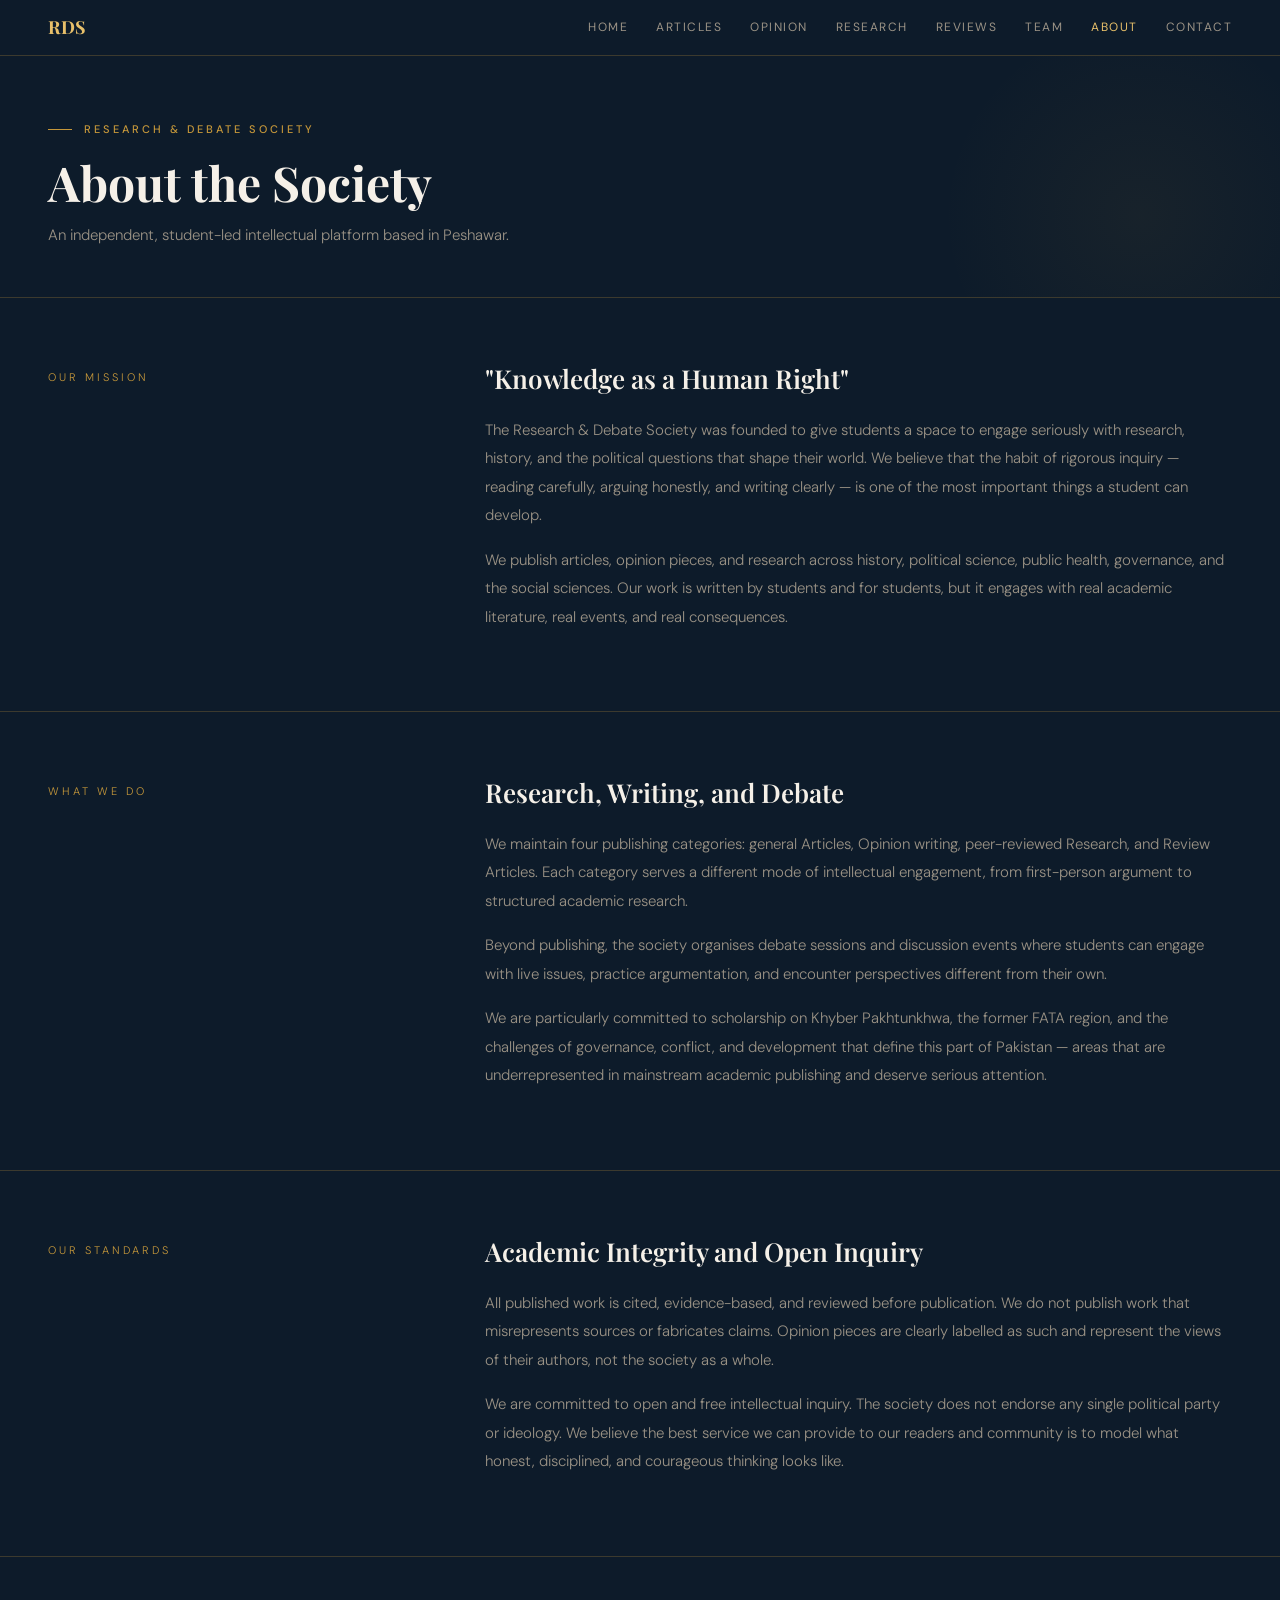
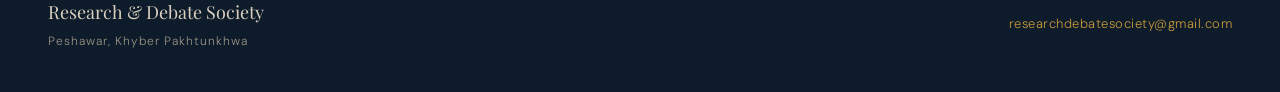
<file: rds-about.html>
<!DOCTYPE html>
<html lang="en">
<head>
<meta charset="UTF-8">
<link rel="icon" type="image/png" href="rds-icon.png">
<meta name="viewport" content="width=device-width, initial-scale=1.0">
<title>About — Research &amp; Debate Society</title>
<meta name="description" content="Learn about the Research &amp; Debate Society — our mission, our values, and how we engage with research and intellectual debate.">
<link rel="canonical" href="https://research-debate-society.github.io/rds-official/rds-about.html">
<link href="https://fonts.googleapis.com/css2?family=Playfair+Display:ital,wght@0,400;0,600;0,700;1,400;1,600&family=DM+Sans:wght@300;400;500&display=swap" rel="stylesheet">
<link rel="stylesheet" href="rds-styles.css">
<!-- Google tag (gtag.js) -->
<script async src="https://www.googletagmanager.com/gtag/js?id=G-3XSXDY2PG7"></script>
<script>
  window.dataLayer = window.dataLayer || [];
  function gtag(){dataLayer.push(arguments);}
  gtag('js', new Date());
  gtag('config', 'G-3XSXDY2PG7');
</script>
  <meta property="og:type" content="website">
  <meta property="og:title" content="About — Research & Debate Society">
  <meta property="og:description" content="About the Research & Debate Society — our mission, values, and commitment to rigorous intellectual inquiry.">
  <meta property="og:url" content="https://research-debate-society.github.io/rds-official/rds-about.html">
  <meta property="og:image" content="https://research-debate-society.github.io/rds-official/rds-seal-main.png">
  <meta property="og:site_name" content="Research & Debate Society">
  <meta name="twitter:card" content="summary_large_image">
  <meta name="twitter:title" content="About — Research & Debate Society">
  <meta name="twitter:description" content="About the Research & Debate Society — our mission, values, and commitment to rigorous intellectual inquiry.">
  <meta name="twitter:image" content="https://research-debate-society.github.io/rds-official/rds-seal-main.png">
</head>
<body>

<nav class="site-nav">
  <a class="nav-brand" href="index.html">RDS</a>
  <div class="nav-links">
    <a href="index.html">Home</a>
    <a href="rds-articles.html">Articles</a>
    <a href="rds-opinion-articles.html">Opinion</a>
    <a href="rds-research-articles.html">Research</a>
    <a href="rds-review-articles.html">Reviews</a>
    <a href="rds-team.html">Team</a>
    <a href="rds-about.html" class="active">About</a>
    <a href="rds-contact.html">Contact</a>
  </div>
  <div class="nav-hamburger" onclick="document.querySelector('.nav-links').classList.toggle('open')">
    <span></span><span></span><span></span>
  </div>
</nav>

<div class="page-hero">
  <div class="page-hero-eyebrow">Research &amp; Debate Society</div>
  <h1>About the Society</h1>
  <p>An independent, student-led intellectual platform based in Peshawar.</p>
</div>

<div class="content-block">
  <div class="content-label">Our Mission</div>
  <div class="content-body">
    <h2>"Knowledge as a Human Right"</h2>
    <p>The Research &amp; Debate Society was founded to give students a space to engage seriously with research, history, and the political questions that shape their world. We believe that the habit of rigorous inquiry — reading carefully, arguing honestly, and writing clearly — is one of the most important things a student can develop.</p>
    <p>We publish articles, opinion pieces, and research across history, political science, public health, governance, and the social sciences. Our work is written by students and for students, but it engages with real academic literature, real events, and real consequences.</p>
  </div>
</div>

<div class="content-block">
  <div class="content-label">What We Do</div>
  <div class="content-body">
    <h2>Research, Writing, and Debate</h2>
    <p>We maintain four publishing categories: general Articles, Opinion writing, peer-reviewed Research, and Review Articles. Each category serves a different mode of intellectual engagement, from first-person argument to structured academic research.</p>
    <p>Beyond publishing, the society organises debate sessions and discussion events where students can engage with live issues, practice argumentation, and encounter perspectives different from their own.</p>
    <p>We are particularly committed to scholarship on Khyber Pakhtunkhwa, the former FATA region, and the challenges of governance, conflict, and development that define this part of Pakistan — areas that are underrepresented in mainstream academic publishing and deserve serious attention.</p>
  </div>
</div>

<div class="content-block">
  <div class="content-label">Our Standards</div>
  <div class="content-body">
    <h2>Academic Integrity and Open Inquiry</h2>
    <p>All published work is cited, evidence-based, and reviewed before publication. We do not publish work that misrepresents sources or fabricates claims. Opinion pieces are clearly labelled as such and represent the views of their authors, not the society as a whole.</p>
    <p>We are committed to open and free intellectual inquiry. The society does not endorse any single political party or ideology. We believe the best service we can provide to our readers and community is to model what honest, disciplined, and courageous thinking looks like.</p>
  </div>
</div>

<div class="footer-band">
  <div>
    <div class="footer-name">Research &amp; Debate Society</div>
    <div class="footer-detail">Peshawar, Khyber Pakhtunkhwa</div>
  </div>
  <a class="footer-contact" href="mailto:researchdebatesociety@gmail.com">researchdebatesociety@gmail.com</a>
</div>

</body>
</html>
</file>
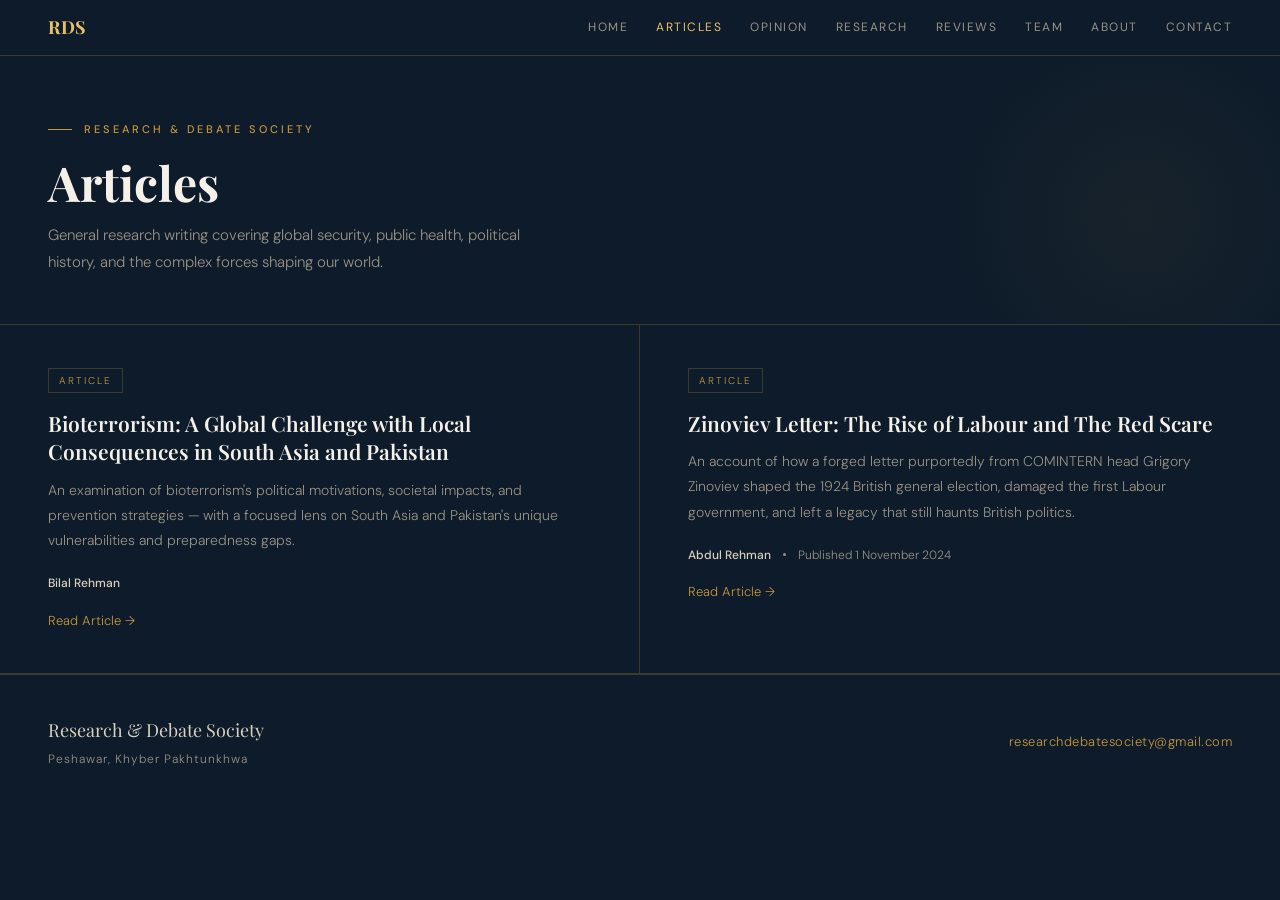
<file: rds-articles.html>
<!DOCTYPE html>
<html lang="en">
<head>
<meta charset="UTF-8">
<link rel="icon" type="image/png" href="rds-icon.png">
<meta name="viewport" content="width=device-width, initial-scale=1.0">
<title>Articles — Research &amp; Debate Society</title>
<meta name="description" content="Read general research articles published by the Research &amp; Debate Society, covering global and regional issues.">
<link rel="canonical" href="https://research-debate-society.github.io/rds-official/rds-articles.html">
<link href="https://fonts.googleapis.com/css2?family=Playfair+Display:ital,wght@0,400;0,600;0,700;1,400;1,600&family=DM+Sans:wght@300;400;500&display=swap" rel="stylesheet">
<link rel="stylesheet" href="rds-styles.css">
<!-- Google tag (gtag.js) -->
<script async src="https://www.googletagmanager.com/gtag/js?id=G-3XSXDY2PG7"></script>
<script>
  window.dataLayer = window.dataLayer || [];
  function gtag(){dataLayer.push(arguments);}
  gtag('js', new Date());
  gtag('config', 'G-3XSXDY2PG7');
</script>
  <meta property="og:type" content="website">
  <meta property="og:title" content="Articles — Research & Debate Society">
  <meta property="og:description" content="General research articles from the Research & Debate Society covering global security, public health, and political history.">
  <meta property="og:url" content="https://research-debate-society.github.io/rds-official/rds-articles.html">
  <meta property="og:image" content="https://research-debate-society.github.io/rds-official/rds-seal-main.png">
  <meta property="og:site_name" content="Research & Debate Society">
  <meta name="twitter:card" content="summary_large_image">
  <meta name="twitter:title" content="Articles — Research & Debate Society">
  <meta name="twitter:description" content="General research articles from the Research & Debate Society covering global security, public health, and political history.">
  <meta name="twitter:image" content="https://research-debate-society.github.io/rds-official/rds-seal-main.png">
</head>
<body>

<nav class="site-nav">
  <a class="nav-brand" href="index.html">RDS</a>
  <div class="nav-links">
    <a href="index.html">Home</a>
    <a href="rds-articles.html" class="active">Articles</a>
    <a href="rds-opinion-articles.html">Opinion</a>
    <a href="rds-research-articles.html">Research</a>
    <a href="rds-review-articles.html">Reviews</a>
    <a href="rds-team.html">Team</a>
    <a href="rds-about.html">About</a>
    <a href="rds-contact.html">Contact</a>
  </div>
  <div class="nav-hamburger" onclick="document.querySelector('.nav-links').classList.toggle('open')">
    <span></span><span></span><span></span>
  </div>
</nav>

<div class="page-hero">
  <div class="page-hero-eyebrow">Research &amp; Debate Society</div>
  <h1>Articles</h1>
  <p>General research writing covering global security, public health, political history, and the complex forces shaping our world.</p>
</div>

<div class="articles-grid">

  <a class="article-card" href="articles/bioterrorism-south-asia.html">
    <div class="card-tag">Article</div>
    <span class="card-title">Bioterrorism: A Global Challenge with Local Consequences in South Asia and Pakistan</span>
    <p class="card-excerpt">An examination of bioterrorism's political motivations, societal impacts, and prevention strategies — with a focused lens on South Asia and Pakistan's unique vulnerabilities and preparedness gaps.</p>
    <div class="card-meta">
      <span class="author">Bilal Rehman</span>
    </div>
    <div class="card-arrow">Read Article →</div>
  </a>

  <a class="article-card" href="articles/zinoviev-letter.html">
    <div class="card-tag">Article</div>
    <span class="card-title">Zinoviev Letter: The Rise of Labour and The Red Scare</span>
    <p class="card-excerpt">An account of how a forged letter purportedly from COMINTERN head Grigory Zinoviev shaped the 1924 British general election, damaged the first Labour government, and left a legacy that still haunts British politics.</p>
    <div class="card-meta">
      <span class="author">Abdul Rehman</span><span class="dot"></span>
      <span>Published 1 November 2024</span>
    </div>
    <div class="card-arrow">Read Article →</div>
  </a>

</div>

<div class="footer-band">
  <div>
    <div class="footer-name">Research &amp; Debate Society</div>
    <div class="footer-detail">Peshawar, Khyber Pakhtunkhwa</div>
  </div>
  <a class="footer-contact" href="mailto:researchdebatesociety@gmail.com">researchdebatesociety@gmail.com</a>
</div>

</body>
</html>
</file>
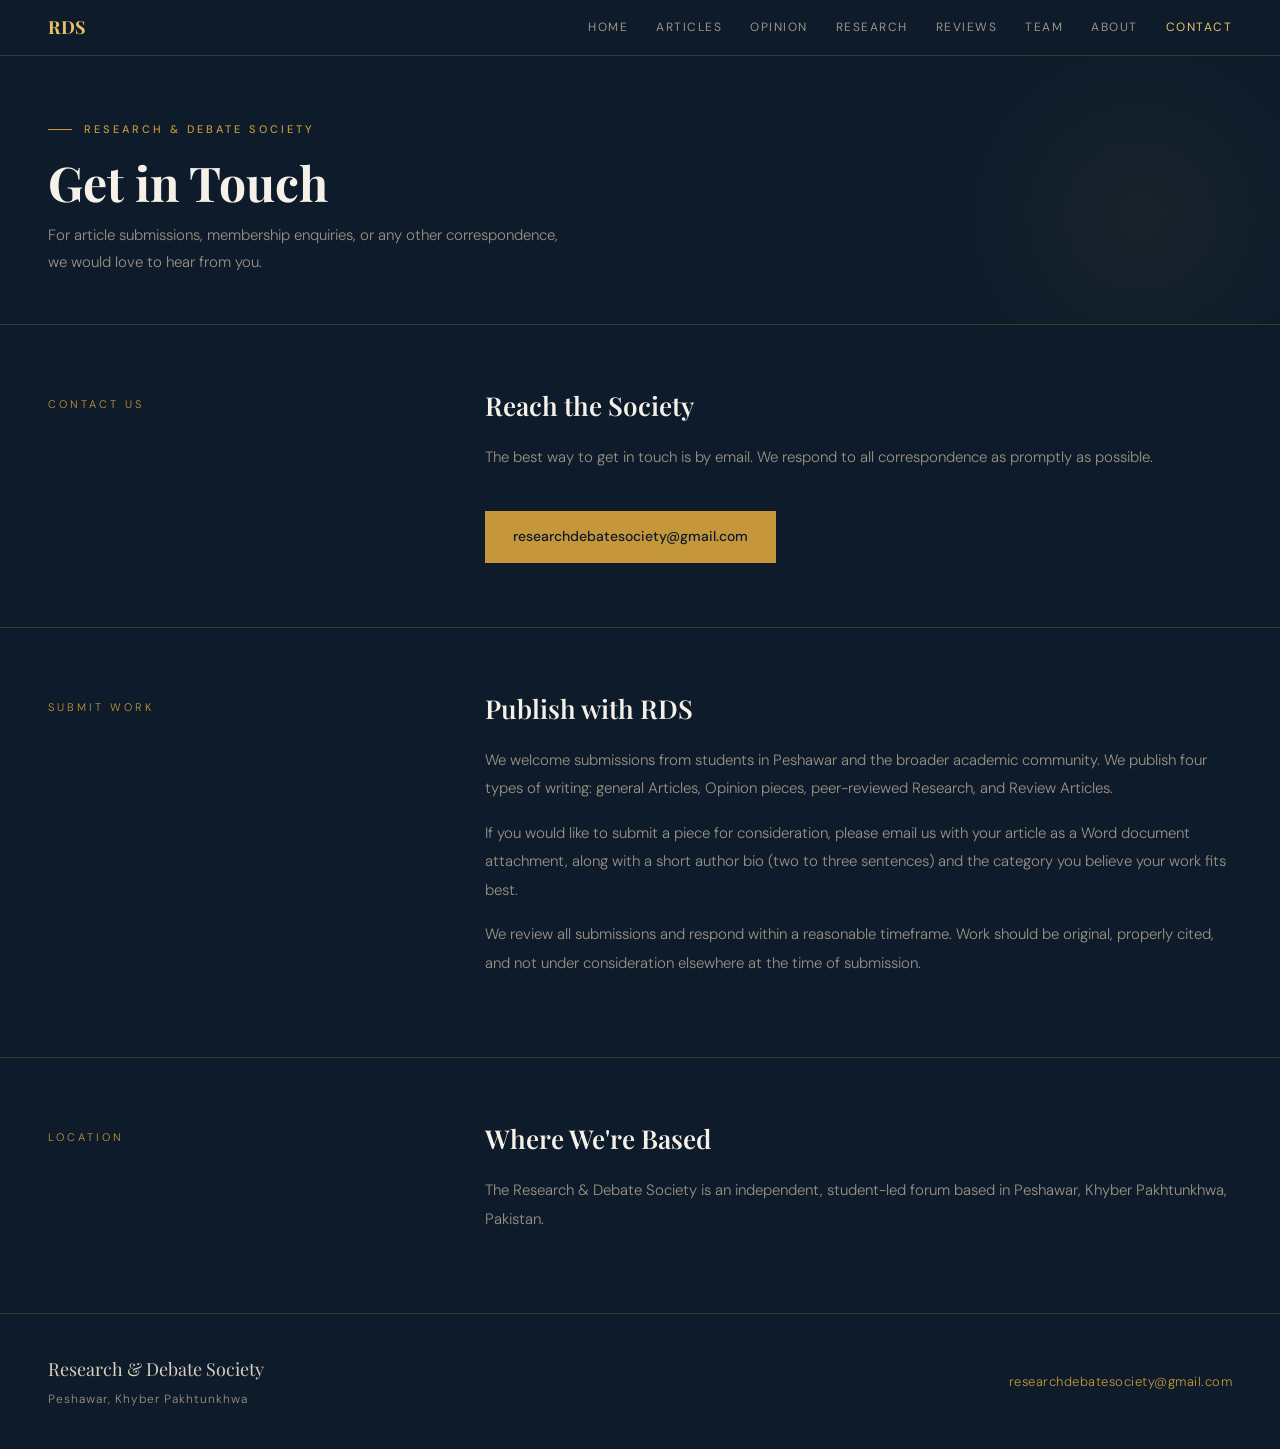
<file: rds-contact.html>
<!DOCTYPE html>
<html lang="en">
<head>
<meta charset="UTF-8">
<link rel="icon" type="image/png" href="rds-icon.png">
<meta name="viewport" content="width=device-width, initial-scale=1.0">
<title>Contact — Research &amp; Debate Society</title>
<meta name="description" content="Get in touch with the Research &amp; Debate Society. Submit articles, join the team, or reach out with questions.">
<link rel="canonical" href="https://research-debate-society.github.io/rds-official/rds-contact.html">
<link href="https://fonts.googleapis.com/css2?family=Playfair+Display:ital,wght@0,400;0,600;0,700;1,400;1,600&family=DM+Sans:wght@300;400;500&display=swap" rel="stylesheet">
<link rel="stylesheet" href="rds-styles.css">
<!-- Google tag (gtag.js) -->
<script async src="https://www.googletagmanager.com/gtag/js?id=G-3XSXDY2PG7"></script>
<script>
  window.dataLayer = window.dataLayer || [];
  function gtag(){dataLayer.push(arguments);}
  gtag('js', new Date());
  gtag('config', 'G-3XSXDY2PG7');
</script>
  <meta property="og:type" content="website">
  <meta property="og:title" content="Contact — Research & Debate Society">
  <meta property="og:description" content="Get in touch with the Research & Debate Society for article submissions, membership enquiries, or general correspondence.">
  <meta property="og:url" content="https://research-debate-society.github.io/rds-official/rds-contact.html">
  <meta property="og:image" content="https://research-debate-society.github.io/rds-official/rds-seal-main.png">
  <meta property="og:site_name" content="Research & Debate Society">
  <meta name="twitter:card" content="summary_large_image">
  <meta name="twitter:title" content="Contact — Research & Debate Society">
  <meta name="twitter:description" content="Get in touch with the Research & Debate Society for article submissions, membership enquiries, or general correspondence.">
  <meta name="twitter:image" content="https://research-debate-society.github.io/rds-official/rds-seal-main.png">
</head>
<body>

<nav class="site-nav">
  <a class="nav-brand" href="index.html">RDS</a>
  <div class="nav-links">
    <a href="index.html">Home</a>
    <a href="rds-articles.html">Articles</a>
    <a href="rds-opinion-articles.html">Opinion</a>
    <a href="rds-research-articles.html">Research</a>
    <a href="rds-review-articles.html">Reviews</a>
    <a href="rds-team.html">Team</a>
    <a href="rds-about.html">About</a>
    <a href="rds-contact.html" class="active">Contact</a>
  </div>
  <div class="nav-hamburger" onclick="document.querySelector('.nav-links').classList.toggle('open')">
    <span></span><span></span><span></span>
  </div>
</nav>

<div class="page-hero">
  <div class="page-hero-eyebrow">Research &amp; Debate Society</div>
  <h1>Get in Touch</h1>
  <p>For article submissions, membership enquiries, or any other correspondence, we would love to hear from you.</p>
</div>

<div class="content-block">
  <div class="content-label">Contact Us</div>
  <div class="content-body">
    <h2>Reach the Society</h2>
    <p>The best way to get in touch is by email. We respond to all correspondence as promptly as possible.</p>
    <a class="contact-email" href="mailto:researchdebatesociety@gmail.com">researchdebatesociety@gmail.com</a>
  </div>
</div>

<div class="content-block">
  <div class="content-label">Submit Work</div>
  <div class="content-body">
    <h2>Publish with RDS</h2>
    <p>We welcome submissions from students in Peshawar and the broader academic community. We publish four types of writing: general Articles, Opinion pieces, peer-reviewed Research, and Review Articles.</p>
    <p>If you would like to submit a piece for consideration, please email us with your article as a Word document attachment, along with a short author bio (two to three sentences) and the category you believe your work fits best.</p>
    <p>We review all submissions and respond within a reasonable timeframe. Work should be original, properly cited, and not under consideration elsewhere at the time of submission.</p>
  </div>
</div>

<div class="content-block">
  <div class="content-label">Location</div>
  <div class="content-body">
    <h2>Where We're Based</h2>
    <p>The Research &amp; Debate Society is an independent, student-led forum based in Peshawar, Khyber Pakhtunkhwa, Pakistan.</p>
  </div>
</div>

<div class="footer-band">
  <div>
    <div class="footer-name">Research &amp; Debate Society</div>
    <div class="footer-detail">Peshawar, Khyber Pakhtunkhwa</div>
  </div>
  <a class="footer-contact" href="mailto:researchdebatesociety@gmail.com">researchdebatesociety@gmail.com</a>
</div>

</body>
</html>
</file>
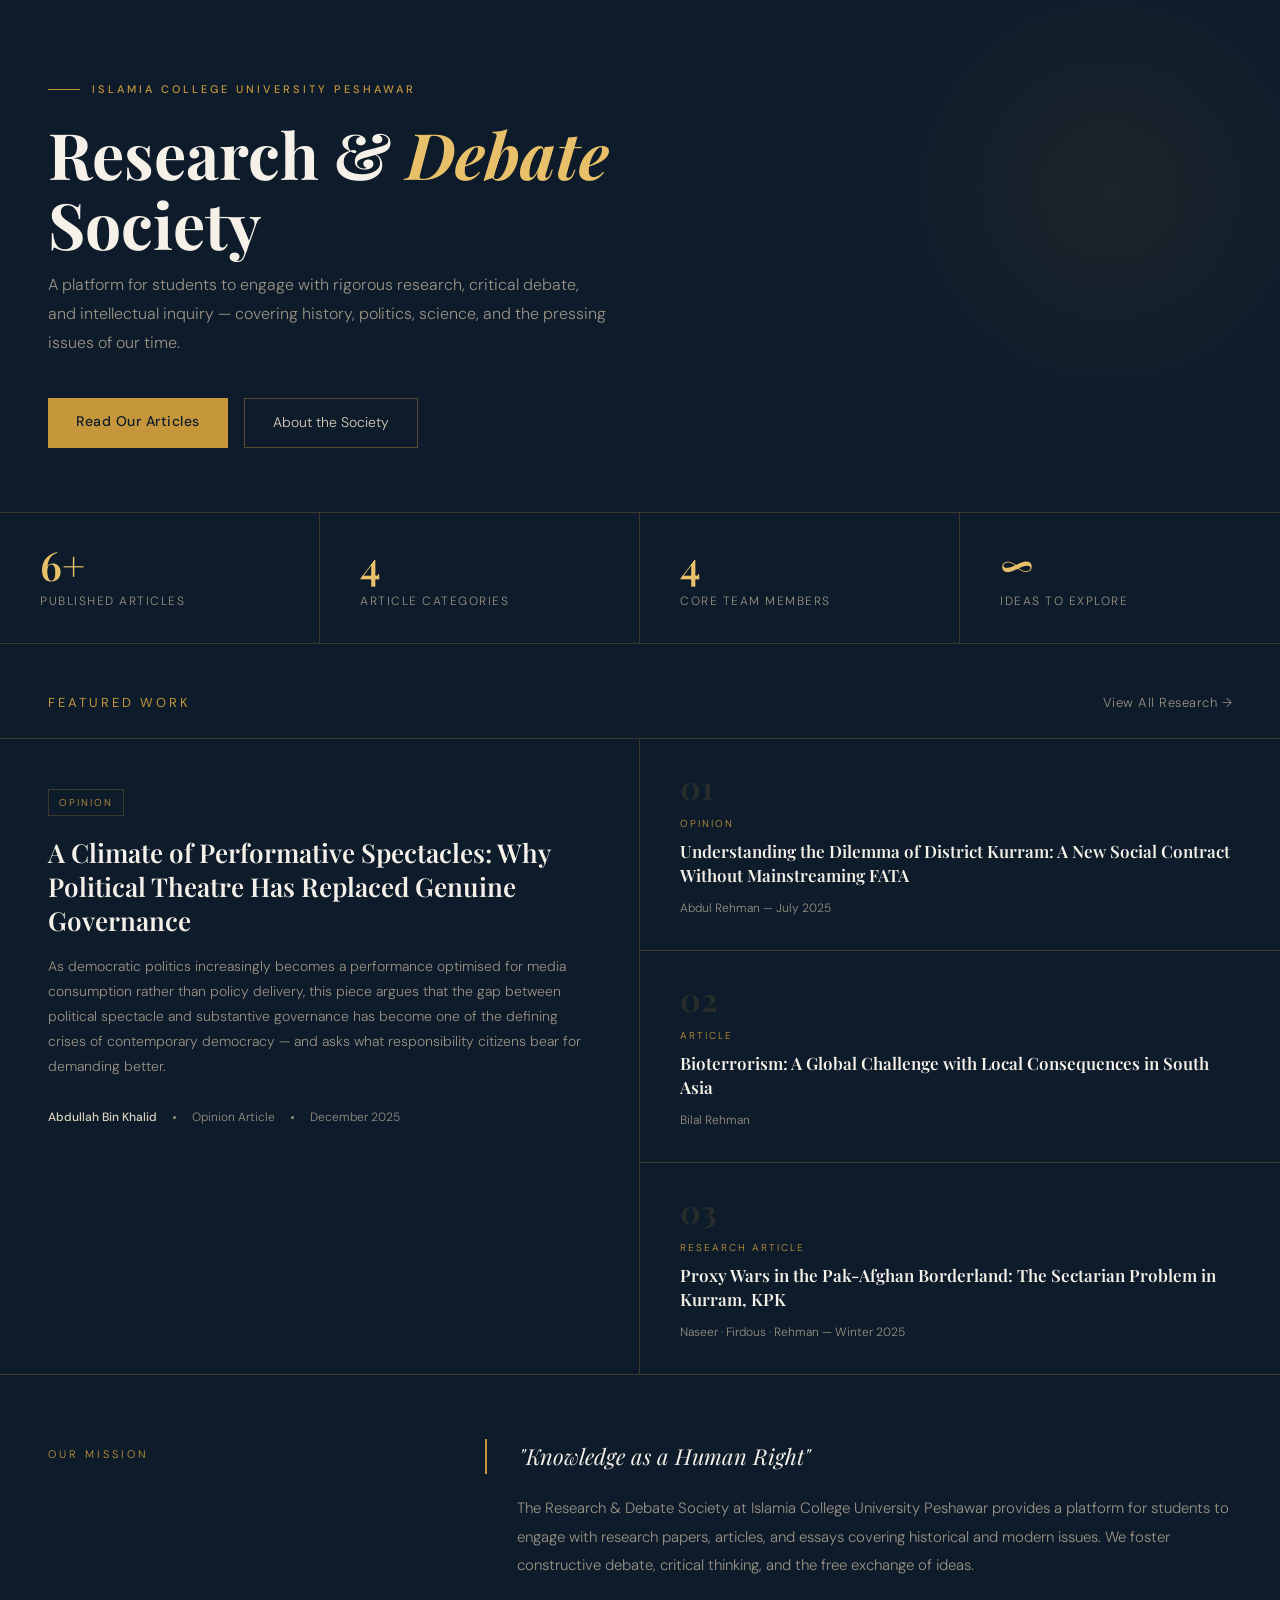
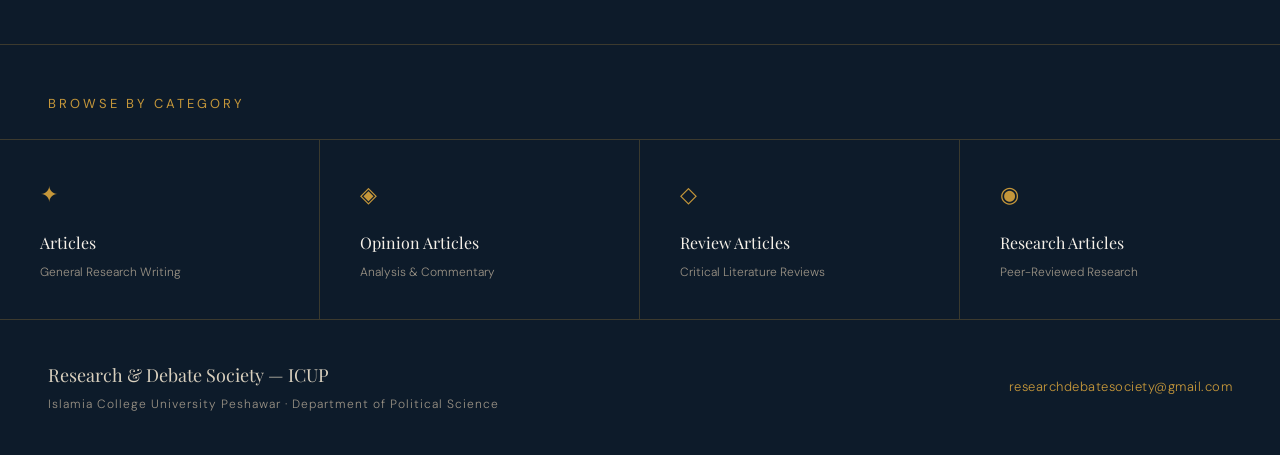
<file: rds-homepage.html>
<!DOCTYPE html>
<html lang="en">
<head>
<base target="_top">
<meta charset="UTF-8">
<meta name="viewport" content="width=device-width, initial-scale=1.0">
<title>Research & Debate Society — ICUP</title>
<link href="https://fonts.googleapis.com/css2?family=Playfair+Display:ital,wght@0,400;0,600;0,700;1,400;1,600&family=DM+Sans:wght@300;400;500&display=swap" rel="stylesheet">
<style>
  *, *::before, *::after { box-sizing: border-box; margin: 0; padding: 0; }
  :root {
    --navy: #0d1b2a; --gold: #c5973a; --gold-light: #e8c06a;
    --cream: #f5f0e8; --cream-dim: #d9d0be; --text: #f0ece3;
    --text-dim: #9a9285; --border: rgba(197,151,58,0.25);
  }
  body { background: var(--navy); color: var(--text); font-family: 'DM Sans', sans-serif; font-weight: 300; line-height: 1.7; overflow-x: hidden; }
  a { text-decoration: none; color: inherit; }

  .hero { position: relative; padding: 80px 48px 64px; border-bottom: 1px solid var(--border); overflow: hidden; }
  .hero::before { content: ''; position: absolute; top: -60px; right: -80px; width: 500px; height: 500px; background: radial-gradient(circle, rgba(197,151,58,0.08) 0%, transparent 70%); pointer-events: none; }
  .hero-eyebrow { font-size: 11px; font-weight: 500; letter-spacing: 3px; text-transform: uppercase; color: var(--gold); margin-bottom: 20px; display: flex; align-items: center; gap: 12px; }
  .hero-eyebrow::before { content: ''; display: inline-block; width: 32px; height: 1px; background: var(--gold); }
  .hero h1 { font-family: 'Playfair Display', serif; font-size: clamp(38px, 5vw, 64px); font-weight: 700; line-height: 1.1; color: var(--cream); max-width: 700px; margin-bottom: 12px; }
  .hero h1 em { font-style: italic; color: var(--gold-light); }
  .hero-sub { font-size: 16px; color: var(--text-dim); max-width: 560px; margin-bottom: 40px; line-height: 1.8; }
  .hero-actions { display: flex; gap: 16px; flex-wrap: wrap; }
  .btn-primary { display: inline-block; padding: 12px 28px; background: var(--gold); color: var(--navy); font-weight: 500; font-size: 14px; letter-spacing: 0.5px; transition: background 0.2s; }
  .btn-primary:hover { background: var(--gold-light); }
  .btn-outline { display: inline-block; padding: 12px 28px; background: transparent; color: var(--cream-dim); font-size: 14px; border: 1px solid rgba(197,151,58,0.4); transition: border-color 0.2s, color 0.2s; }
  .btn-outline:hover { border-color: var(--gold); color: var(--gold-light); }

  .stats { display: grid; grid-template-columns: repeat(4, 1fr); border-bottom: 1px solid var(--border); }
  .stat { padding: 32px 40px; border-right: 1px solid var(--border); }
  .stat:last-child { border-right: none; }
  .stat-number { font-family: 'Playfair Display', serif; font-size: 40px; font-weight: 600; color: var(--gold-light); line-height: 1; margin-bottom: 6px; }
  .stat-label { font-size: 12px; letter-spacing: 1.5px; text-transform: uppercase; color: var(--text-dim); }

  .section-header { display: flex; align-items: baseline; justify-content: space-between; padding: 48px 48px 24px; border-bottom: 1px solid var(--border); }
  .section-title { font-size: 13px; font-weight: 400; letter-spacing: 3px; text-transform: uppercase; color: var(--gold); }
  .section-link { font-size: 13px; color: var(--text-dim); letter-spacing: 0.5px; transition: color 0.2s; }
  .section-link:hover { color: var(--gold-light); }

  .featured { display: grid; grid-template-columns: 1fr 1fr; border-bottom: 1px solid var(--border); }
  .featured-main { padding: 48px; border-right: 1px solid var(--border); display: block; transition: background 0.2s; }
  .featured-main:hover { background: rgba(197,151,58,0.03); }
  .featured-tag { display: inline-block; font-size: 10px; letter-spacing: 2px; text-transform: uppercase; color: var(--gold); border: 1px solid var(--border); padding: 4px 10px; margin-bottom: 20px; }
  .featured-title { font-family: 'Playfair Display', serif; font-size: 26px; font-weight: 600; line-height: 1.3; color: var(--cream); margin-bottom: 16px; display: block; transition: color 0.2s; }
  .featured-main:hover .featured-title { color: var(--gold-light); }
  .featured-excerpt { font-size: 14px; color: var(--text-dim); line-height: 1.8; margin-bottom: 28px; }
  .article-meta { display: flex; align-items: center; gap: 16px; font-size: 12px; color: var(--text-dim); }
  .article-meta .author { color: var(--cream-dim); font-weight: 500; }
  .dot { width: 3px; height: 3px; background: var(--text-dim); border-radius: 50%; display: inline-block; }

  .featured-side { display: flex; flex-direction: column; }
  .side-article { padding: 32px 40px; border-bottom: 1px solid var(--border); transition: background 0.2s; display: block; }
  .side-article:last-child { border-bottom: none; }
  .side-article:hover { background: rgba(197,151,58,0.04); }
  .side-article-num { font-family: 'Playfair Display', serif; font-size: 32px; font-weight: 700; color: rgba(197,151,58,0.15); line-height: 1; margin-bottom: 12px; }
  .side-article-tag { font-size: 10px; letter-spacing: 2px; text-transform: uppercase; color: var(--gold); margin-bottom: 8px; }
  .side-article-title { font-family: 'Playfair Display', serif; font-size: 17px; font-weight: 600; color: var(--cream); line-height: 1.4; margin-bottom: 10px; }
  .side-article-author { font-size: 12px; color: var(--text-dim); }

  .mission { padding: 64px 48px; border-bottom: 1px solid var(--border); display: grid; grid-template-columns: 1fr 2fr; gap: 64px; align-items: start; }
  .mission-label { font-size: 11px; letter-spacing: 3px; text-transform: uppercase; color: var(--gold); padding-top: 6px; }
  .mission-quote { font-family: 'Playfair Display', serif; font-size: 22px; font-style: italic; color: var(--cream); line-height: 1.6; border-left: 2px solid var(--gold); padding-left: 32px; }
  .mission-body { font-size: 15px; color: var(--text-dim); line-height: 1.9; margin-top: 20px; padding-left: 32px; }

  .categories { display: grid; grid-template-columns: repeat(4, 1fr); border-bottom: 1px solid var(--border); }
  .category { padding: 36px 40px; border-right: 1px solid var(--border); transition: background 0.2s; display: block; }
  .category:last-child { border-right: none; }
  .category:hover { background: rgba(197,151,58,0.05); }
  .category-icon { font-size: 22px; margin-bottom: 16px; color: var(--gold); }
  .category-name { font-family: 'Playfair Display', serif; font-size: 16px; color: var(--cream); margin-bottom: 6px; }
  .category-count { font-size: 12px; color: var(--text-dim); }

  .footer-band { padding: 40px 48px; display: flex; align-items: center; justify-content: space-between; }
  .footer-name { font-family: 'Playfair Display', serif; font-size: 18px; color: var(--cream-dim); }
  .footer-detail { font-size: 12px; color: var(--text-dim); letter-spacing: 1px; margin-top: 4px; }
  .footer-contact { font-size: 13px; color: var(--gold); letter-spacing: 0.5px; transition: color 0.2s; }
  .footer-contact:hover { color: var(--gold-light); }

  @media (max-width: 768px) {
    .hero { padding: 48px 24px 40px; }
    .stats { grid-template-columns: repeat(2, 1fr); }
    .stat { padding: 24px; }
    .featured { grid-template-columns: 1fr; }
    .featured-main { padding: 32px 24px; border-right: none; border-bottom: 1px solid var(--border); }
    .side-article { padding: 24px; }
    .mission { grid-template-columns: 1fr; gap: 24px; }
    .categories { grid-template-columns: repeat(2, 1fr); }
    .category { padding: 24px; }
    .section-header { padding: 32px 24px 16px; }
    .footer-band { flex-direction: column; gap: 16px; text-align: center; padding: 32px 24px; }
  }
</style>
</head>
<body>

<section class="hero">
  <div class="hero-eyebrow">Islamia College University Peshawar</div>
  <h1>Research &amp; <em>Debate</em><br>Society</h1>
  <p class="hero-sub">A platform for students to engage with rigorous research, critical debate, and intellectual inquiry — covering history, politics, science, and the pressing issues of our time.</p>
  <div class="hero-actions">
    <a class="btn-primary" href="https://sites.google.com/view/research-and-debate-society/articles">Read Our Articles</a>
    <a class="btn-outline" href="https://sites.google.com/view/research-and-debate-society/about-the-project">About the Society</a>
  </div>
</section>

<div class="stats">
  <div class="stat"><div class="stat-number">6+</div><div class="stat-label">Published Articles</div></div>
  <div class="stat"><div class="stat-number">4</div><div class="stat-label">Article Categories</div></div>
  <div class="stat"><div class="stat-number">4</div><div class="stat-label">Core Team Members</div></div>
  <div class="stat"><div class="stat-number">∞</div><div class="stat-label">Ideas to Explore</div></div>
</div>

<div class="section-header">
  <span class="section-title">Featured Work</span>
  <a class="section-link" href="https://sites.google.com/view/research-and-debate-society/articles">View All Research →</a>
</div>

<div class="featured">
  <a class="featured-main" href="https://sites.google.com/view/research-and-debate-society/opinion-articles">
    <div class="featured-tag">Opinion</div>
    <span class="featured-title">A Climate of Performative Spectacles: Why Political Theatre Has Replaced Genuine Governance</span>
    <p class="featured-excerpt">As democratic politics increasingly becomes a performance optimised for media consumption rather than policy delivery, this piece argues that the gap between political spectacle and substantive governance has become one of the defining crises of contemporary democracy — and asks what responsibility citizens bear for demanding better.</p>
    <div class="article-meta">
      <span class="author">Abdullah Bin Khalid</span><span class="dot"></span>
      <span>Opinion Article</span><span class="dot"></span><span>December 2025</span>
    </div>
  </a>
  <div class="featured-side">
    <a class="side-article" href="https://sites.google.com/view/research-and-debate-society/opinion-articles">
      <div class="side-article-num">01</div>
      <div class="side-article-tag">Opinion</div>
      <div class="side-article-title">Understanding the Dilemma of District Kurram: A New Social Contract Without Mainstreaming FATA</div>
      <div class="side-article-author">Abdul Rehman — July 2025</div>
    </a>
    <a class="side-article" href="https://sites.google.com/view/research-and-debate-society/articles">
      <div class="side-article-num">02</div>
      <div class="side-article-tag">Article</div>
      <div class="side-article-title">Bioterrorism: A Global Challenge with Local Consequences in South Asia</div>
      <div class="side-article-author">Bilal Rehman</div>
    </a>
    <a class="side-article" href="https://sites.google.com/view/research-and-debate-society/research-articles">
      <div class="side-article-num">03</div>
      <div class="side-article-tag">Research Article</div>
      <div class="side-article-title">Proxy Wars in the Pak-Afghan Borderland: The Sectarian Problem in Kurram, KPK</div>
      <div class="side-article-author">Naseer · Firdous · Rehman — Winter 2025</div>
    </a>
  </div>
</div>

<div class="mission">
  <div class="mission-label">Our Mission</div>
  <div>
    <div class="mission-quote">"Knowledge as a Human Right"</div>
    <p class="mission-body">The Research &amp; Debate Society at Islamia College University Peshawar provides a platform for students to engage with research papers, articles, and essays covering historical and modern issues. We foster constructive debate, critical thinking, and the free exchange of ideas.</p>
  </div>
</div>

<div class="section-header"><span class="section-title">Browse by Category</span></div>

<div class="categories">
  <a class="category" href="https://sites.google.com/view/research-and-debate-society/articles">
    <div class="category-icon">✦</div><div class="category-name">Articles</div><div class="category-count">General Research Writing</div>
  </a>
  <a class="category" href="https://sites.google.com/view/research-and-debate-society/opinion-articles">
    <div class="category-icon">◈</div><div class="category-name">Opinion Articles</div><div class="category-count">Analysis &amp; Commentary</div>
  </a>
  <a class="category" href="https://sites.google.com/view/research-and-debate-society/review-articles">
    <div class="category-icon">◇</div><div class="category-name">Review Articles</div><div class="category-count">Critical Literature Reviews</div>
  </a>
  <a class="category" href="https://sites.google.com/view/research-and-debate-society/research-articles">
    <div class="category-icon">◉</div><div class="category-name">Research Articles</div><div class="category-count">Peer-Reviewed Research</div>
  </a>
</div>

<div class="footer-band">
  <div>
    <div class="footer-name">Research &amp; Debate Society — ICUP</div>
    <div class="footer-detail">Islamia College University Peshawar · Department of Political Science</div>
  </div>
  <a class="footer-contact" href="mailto:researchdebatesociety@gmail.com">researchdebatesociety@gmail.com</a>
</div>

</body>
</html>
</file>
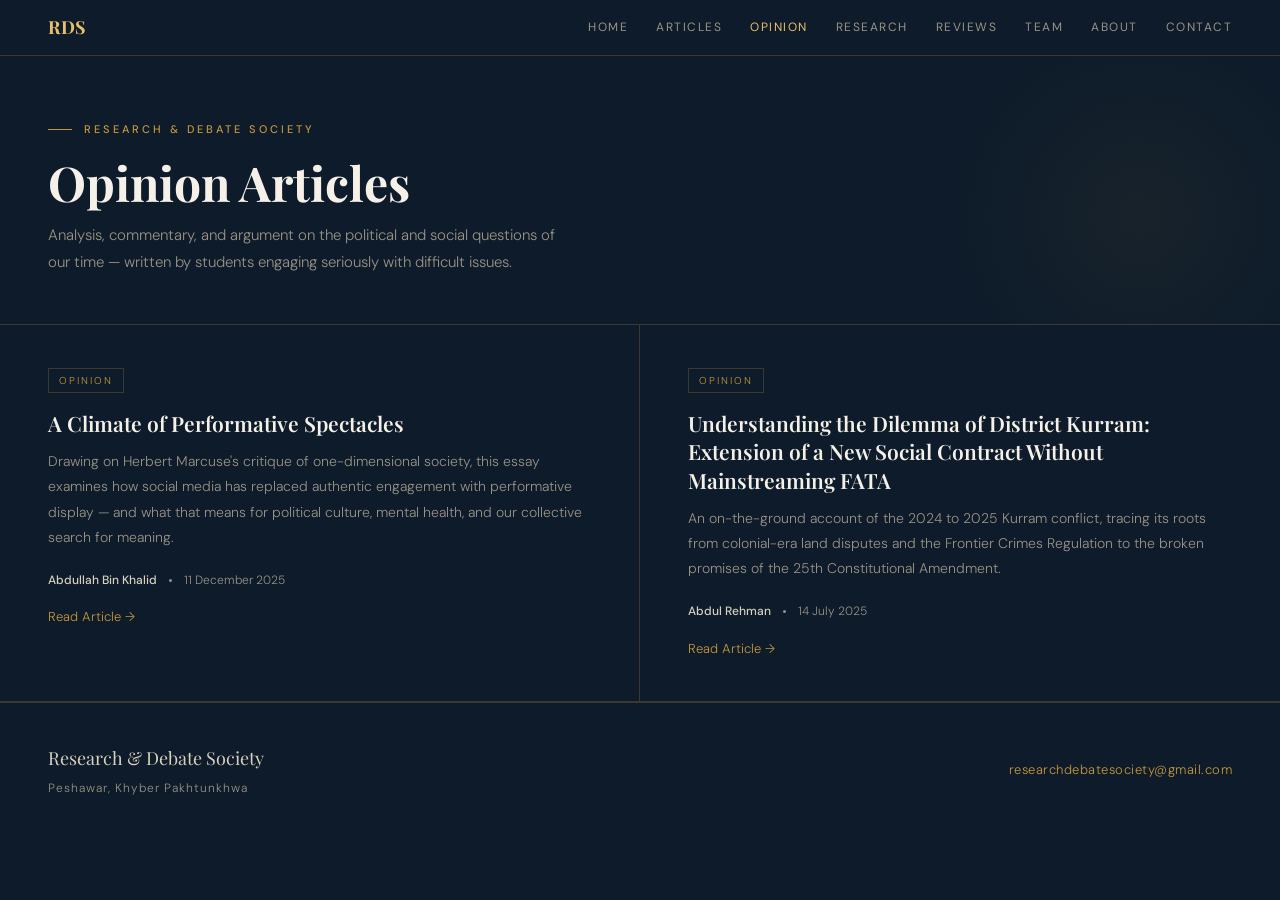
<file: rds-opinion-articles.html>
<!DOCTYPE html>
<html lang="en">
<head>
<meta charset="UTF-8">
<link rel="icon" type="image/png" href="rds-icon.png">
<meta name="viewport" content="width=device-width, initial-scale=1.0">
<title>Opinion Articles — Research &amp; Debate Society</title>
<meta name="description" content="Opinion articles and commentary from the Research &amp; Debate Society — covering governance, social critique, and Pakistani political affairs.">
<link rel="canonical" href="https://research-debate-society.github.io/rds-official/rds-opinion-articles.html">
<link href="https://fonts.googleapis.com/css2?family=Playfair+Display:ital,wght@0,400;0,600;0,700;1,400;1,600&family=DM+Sans:wght@300;400;500&display=swap" rel="stylesheet">
<link rel="stylesheet" href="rds-styles.css">
<!-- Google tag (gtag.js) -->
<script async src="https://www.googletagmanager.com/gtag/js?id=G-3XSXDY2PG7"></script>
<script>
  window.dataLayer = window.dataLayer || [];
  function gtag(){dataLayer.push(arguments);}
  gtag('js', new Date());
  gtag('config', 'G-3XSXDY2PG7');
</script>
  <meta property="og:type" content="website">
  <meta property="og:title" content="Opinion Articles — Research & Debate Society">
  <meta property="og:description" content="Opinion and commentary from student writers on governance, social critique, and Pakistani political affairs.">
  <meta property="og:url" content="https://research-debate-society.github.io/rds-official/rds-opinion-articles.html">
  <meta property="og:image" content="https://research-debate-society.github.io/rds-official/rds-seal-main.png">
  <meta property="og:site_name" content="Research & Debate Society">
  <meta name="twitter:card" content="summary_large_image">
  <meta name="twitter:title" content="Opinion Articles — Research & Debate Society">
  <meta name="twitter:description" content="Opinion and commentary from student writers on governance, social critique, and Pakistani political affairs.">
  <meta name="twitter:image" content="https://research-debate-society.github.io/rds-official/rds-seal-main.png">
</head>
<body>

<nav class="site-nav">
  <a class="nav-brand" href="index.html">RDS</a>
  <div class="nav-links">
    <a href="index.html">Home</a>
    <a href="rds-articles.html">Articles</a>
    <a href="rds-opinion-articles.html" class="active">Opinion</a>
    <a href="rds-research-articles.html">Research</a>
    <a href="rds-review-articles.html">Reviews</a>
    <a href="rds-team.html">Team</a>
    <a href="rds-about.html">About</a>
    <a href="rds-contact.html">Contact</a>
  </div>
  <div class="nav-hamburger" onclick="document.querySelector('.nav-links').classList.toggle('open')">
    <span></span><span></span><span></span>
  </div>
</nav>

<div class="page-hero">
  <div class="page-hero-eyebrow">Research &amp; Debate Society</div>
  <h1>Opinion Articles</h1>
  <p>Analysis, commentary, and argument on the political and social questions of our time — written by students engaging seriously with difficult issues.</p>
</div>

<div class="articles-grid">

  <a class="article-card" href="opinion/performative-spectacles.html">
    <div class="card-tag">Opinion</div>
    <span class="card-title">A Climate of Performative Spectacles</span>
    <p class="card-excerpt">Drawing on Herbert Marcuse's critique of one-dimensional society, this essay examines how social media has replaced authentic engagement with performative display — and what that means for political culture, mental health, and our collective search for meaning.</p>
    <div class="card-meta">
      <span class="author">Abdullah Bin Khalid</span><span class="dot"></span>
      <span>11 December 2025</span>
    </div>
    <div class="card-arrow">Read Article →</div>
  </a>

  <a class="article-card" href="opinion/district-kurram-fata.html">
    <div class="card-tag">Opinion</div>
    <span class="card-title">Understanding the Dilemma of District Kurram: Extension of a New Social Contract Without Mainstreaming FATA</span>
    <p class="card-excerpt">An on-the-ground account of the 2024 to 2025 Kurram conflict, tracing its roots from colonial-era land disputes and the Frontier Crimes Regulation to the broken promises of the 25th Constitutional Amendment.</p>
    <div class="card-meta">
      <span class="author">Abdul Rehman</span><span class="dot"></span>
      <span>14 July 2025</span>
    </div>
    <div class="card-arrow">Read Article →</div>
  </a>

</div>

<div class="footer-band">
  <div>
    <div class="footer-name">Research &amp; Debate Society</div>
    <div class="footer-detail">Peshawar, Khyber Pakhtunkhwa</div>
  </div>
  <a class="footer-contact" href="mailto:researchdebatesociety@gmail.com">researchdebatesociety@gmail.com</a>
</div>

</body>
</html>
</file>
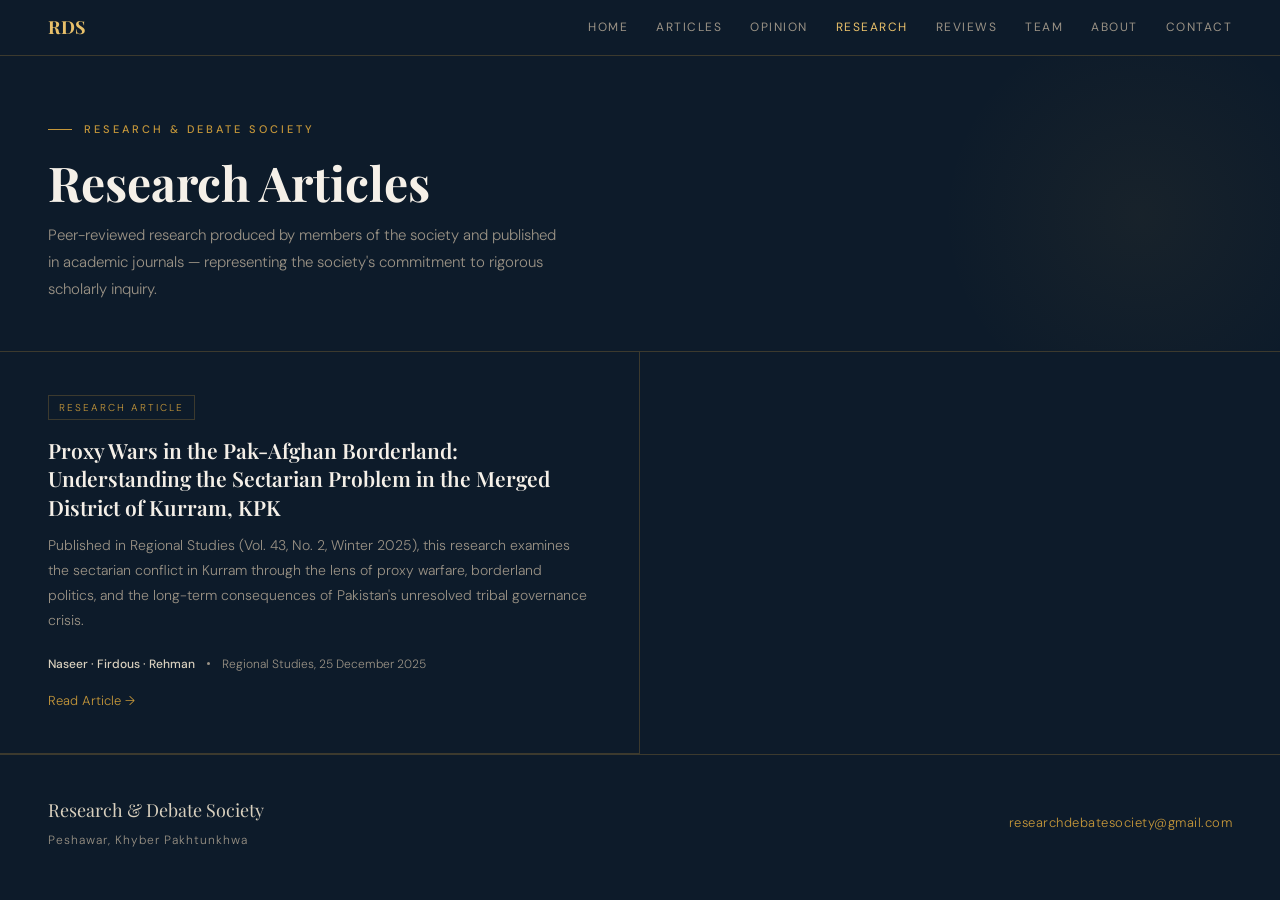
<file: rds-research-articles.html>
<!DOCTYPE html>
<html lang="en">
<head>
<meta charset="UTF-8">
<link rel="icon" type="image/png" href="rds-icon.png">
<meta name="viewport" content="width=device-width, initial-scale=1.0">
<title>Research Articles — Research &amp; Debate Society</title>
<meta name="description" content="Peer-reviewed research articles published or featured by the Research &amp; Debate Society, covering Pakistani politics, security, and regional governance.">
<link rel="canonical" href="https://research-debate-society.github.io/rds-official/rds-research-articles.html">
<link href="https://fonts.googleapis.com/css2?family=Playfair+Display:ital,wght@0,400;0,600;0,700;1,400;1,600&family=DM+Sans:wght@300;400;500&display=swap" rel="stylesheet">
<link rel="stylesheet" href="rds-styles.css">
<!-- Google tag (gtag.js) -->
<script async src="https://www.googletagmanager.com/gtag/js?id=G-3XSXDY2PG7"></script>
<script>
  window.dataLayer = window.dataLayer || [];
  function gtag(){dataLayer.push(arguments);}
  gtag('js', new Date());
  gtag('config', 'G-3XSXDY2PG7');
</script>
  <meta property="og:type" content="website">
  <meta property="og:title" content="Research Articles — Research & Debate Society">
  <meta property="og:description" content="Peer-reviewed research featured by the Research & Debate Society covering Pakistani politics, security, and regional governance.">
  <meta property="og:url" content="https://research-debate-society.github.io/rds-official/rds-research-articles.html">
  <meta property="og:image" content="https://research-debate-society.github.io/rds-official/rds-seal-main.png">
  <meta property="og:site_name" content="Research & Debate Society">
  <meta name="twitter:card" content="summary_large_image">
  <meta name="twitter:title" content="Research Articles — Research & Debate Society">
  <meta name="twitter:description" content="Peer-reviewed research featured by the Research & Debate Society covering Pakistani politics, security, and regional governance.">
  <meta name="twitter:image" content="https://research-debate-society.github.io/rds-official/rds-seal-main.png">
</head>
<body>

<nav class="site-nav">
  <a class="nav-brand" href="index.html">RDS</a>
  <div class="nav-links">
    <a href="index.html">Home</a>
    <a href="rds-articles.html">Articles</a>
    <a href="rds-opinion-articles.html">Opinion</a>
    <a href="rds-research-articles.html" class="active">Research</a>
    <a href="rds-review-articles.html">Reviews</a>
    <a href="rds-team.html">Team</a>
    <a href="rds-about.html">About</a>
    <a href="rds-contact.html">Contact</a>
  </div>
  <div class="nav-hamburger" onclick="document.querySelector('.nav-links').classList.toggle('open')">
    <span></span><span></span><span></span>
  </div>
</nav>

<div class="page-hero">
  <div class="page-hero-eyebrow">Research &amp; Debate Society</div>
  <h1>Research Articles</h1>
  <p>Peer-reviewed research produced by members of the society and published in academic journals — representing the society's commitment to rigorous scholarly inquiry.</p>
</div>

<div class="articles-grid">

  <a class="article-card" href="research/proxy-wars-kurram-kpk.html">
    <div class="card-tag">Research Article</div>
    <span class="card-title">Proxy Wars in the Pak-Afghan Borderland: Understanding the Sectarian Problem in the Merged District of Kurram, KPK</span>
    <p class="card-excerpt">Published in Regional Studies (Vol. 43, No. 2, Winter 2025), this research examines the sectarian conflict in Kurram through the lens of proxy warfare, borderland politics, and the long-term consequences of Pakistan's unresolved tribal governance crisis.</p>
    <div class="card-meta">
      <span class="author">Naseer · Firdous · Rehman</span><span class="dot"></span>
      <span>Regional Studies, 25 December 2025</span>
    </div>
    <div class="card-arrow">Read Article →</div>
  </a>

</div>

<div class="footer-band">
  <div>
    <div class="footer-name">Research &amp; Debate Society</div>
    <div class="footer-detail">Peshawar, Khyber Pakhtunkhwa</div>
  </div>
  <a class="footer-contact" href="mailto:researchdebatesociety@gmail.com">researchdebatesociety@gmail.com</a>
</div>

</body>
</html>
</file>
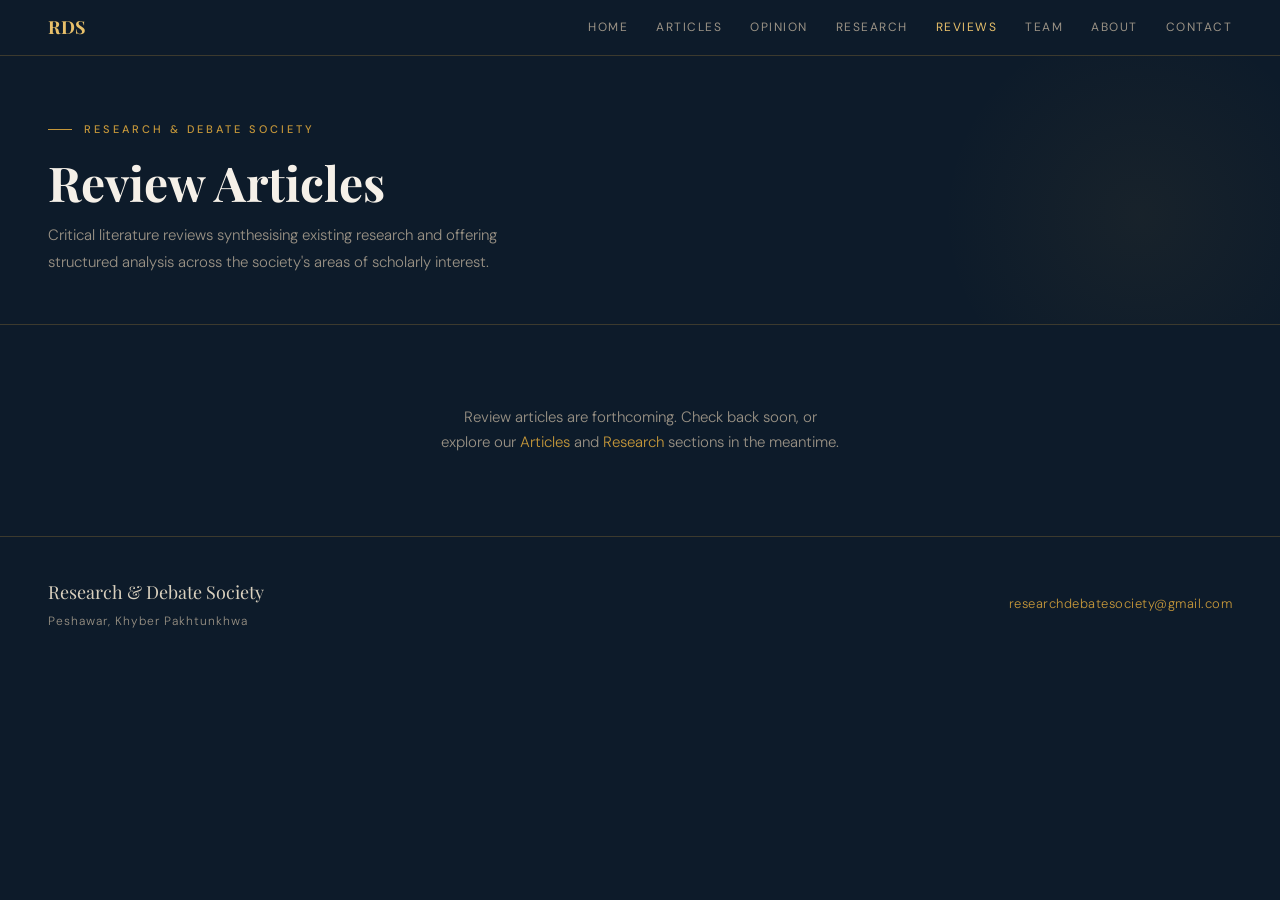
<file: rds-review-articles.html>
<!DOCTYPE html>
<html lang="en">
<head>
<meta charset="UTF-8">
<link rel="icon" type="image/png" href="rds-icon.png">
<meta name="viewport" content="width=device-width, initial-scale=1.0">
<title>Review Articles — Research &amp; Debate Society</title>
<meta name="description" content="Critical literature reviews and review articles published by the Research &amp; Debate Society.">
<link rel="canonical" href="https://research-debate-society.github.io/rds-official/rds-review-articles.html">
<link href="https://fonts.googleapis.com/css2?family=Playfair+Display:ital,wght@0,400;0,600;0,700;1,400;1,600&family=DM+Sans:wght@300;400;500&display=swap" rel="stylesheet">
<link rel="stylesheet" href="rds-styles.css">
<!-- Google tag (gtag.js) -->
<script async src="https://www.googletagmanager.com/gtag/js?id=G-3XSXDY2PG7"></script>
<script>
  window.dataLayer = window.dataLayer || [];
  function gtag(){dataLayer.push(arguments);}
  gtag('js', new Date());
  gtag('config', 'G-3XSXDY2PG7');
</script>
  <meta property="og:type" content="website">
  <meta property="og:title" content="Review Articles — Research & Debate Society">
  <meta property="og:description" content="Critical literature reviews from the Research & Debate Society.">
  <meta property="og:url" content="https://research-debate-society.github.io/rds-official/rds-review-articles.html">
  <meta property="og:image" content="https://research-debate-society.github.io/rds-official/rds-seal-main.png">
  <meta property="og:site_name" content="Research & Debate Society">
  <meta name="twitter:card" content="summary_large_image">
  <meta name="twitter:title" content="Review Articles — Research & Debate Society">
  <meta name="twitter:description" content="Critical literature reviews from the Research & Debate Society.">
  <meta name="twitter:image" content="https://research-debate-society.github.io/rds-official/rds-seal-main.png">
</head>
<body>

<nav class="site-nav">
  <a class="nav-brand" href="index.html">RDS</a>
  <div class="nav-links">
    <a href="index.html">Home</a>
    <a href="rds-articles.html">Articles</a>
    <a href="rds-opinion-articles.html">Opinion</a>
    <a href="rds-research-articles.html">Research</a>
    <a href="rds-review-articles.html" class="active">Reviews</a>
    <a href="rds-team.html">Team</a>
    <a href="rds-about.html">About</a>
    <a href="rds-contact.html">Contact</a>
  </div>
  <div class="nav-hamburger" onclick="document.querySelector('.nav-links').classList.toggle('open')">
    <span></span><span></span><span></span>
  </div>
</nav>

<div class="page-hero">
  <div class="page-hero-eyebrow">Research &amp; Debate Society</div>
  <h1>Review Articles</h1>
  <p>Critical literature reviews synthesising existing research and offering structured analysis across the society's areas of scholarly interest.</p>
</div>

<div class="empty-state">
  <p>Review articles are forthcoming. Check back soon, or explore our <a href="rds-articles.html" style="color:var(--gold)">Articles</a> and <a href="rds-research-articles.html" style="color:var(--gold)">Research</a> sections in the meantime.</p>
</div>

<div class="footer-band">
  <div>
    <div class="footer-name">Research &amp; Debate Society</div>
    <div class="footer-detail">Peshawar, Khyber Pakhtunkhwa</div>
  </div>
  <a class="footer-contact" href="mailto:researchdebatesociety@gmail.com">researchdebatesociety@gmail.com</a>
</div>

</body>
</html>
</file>
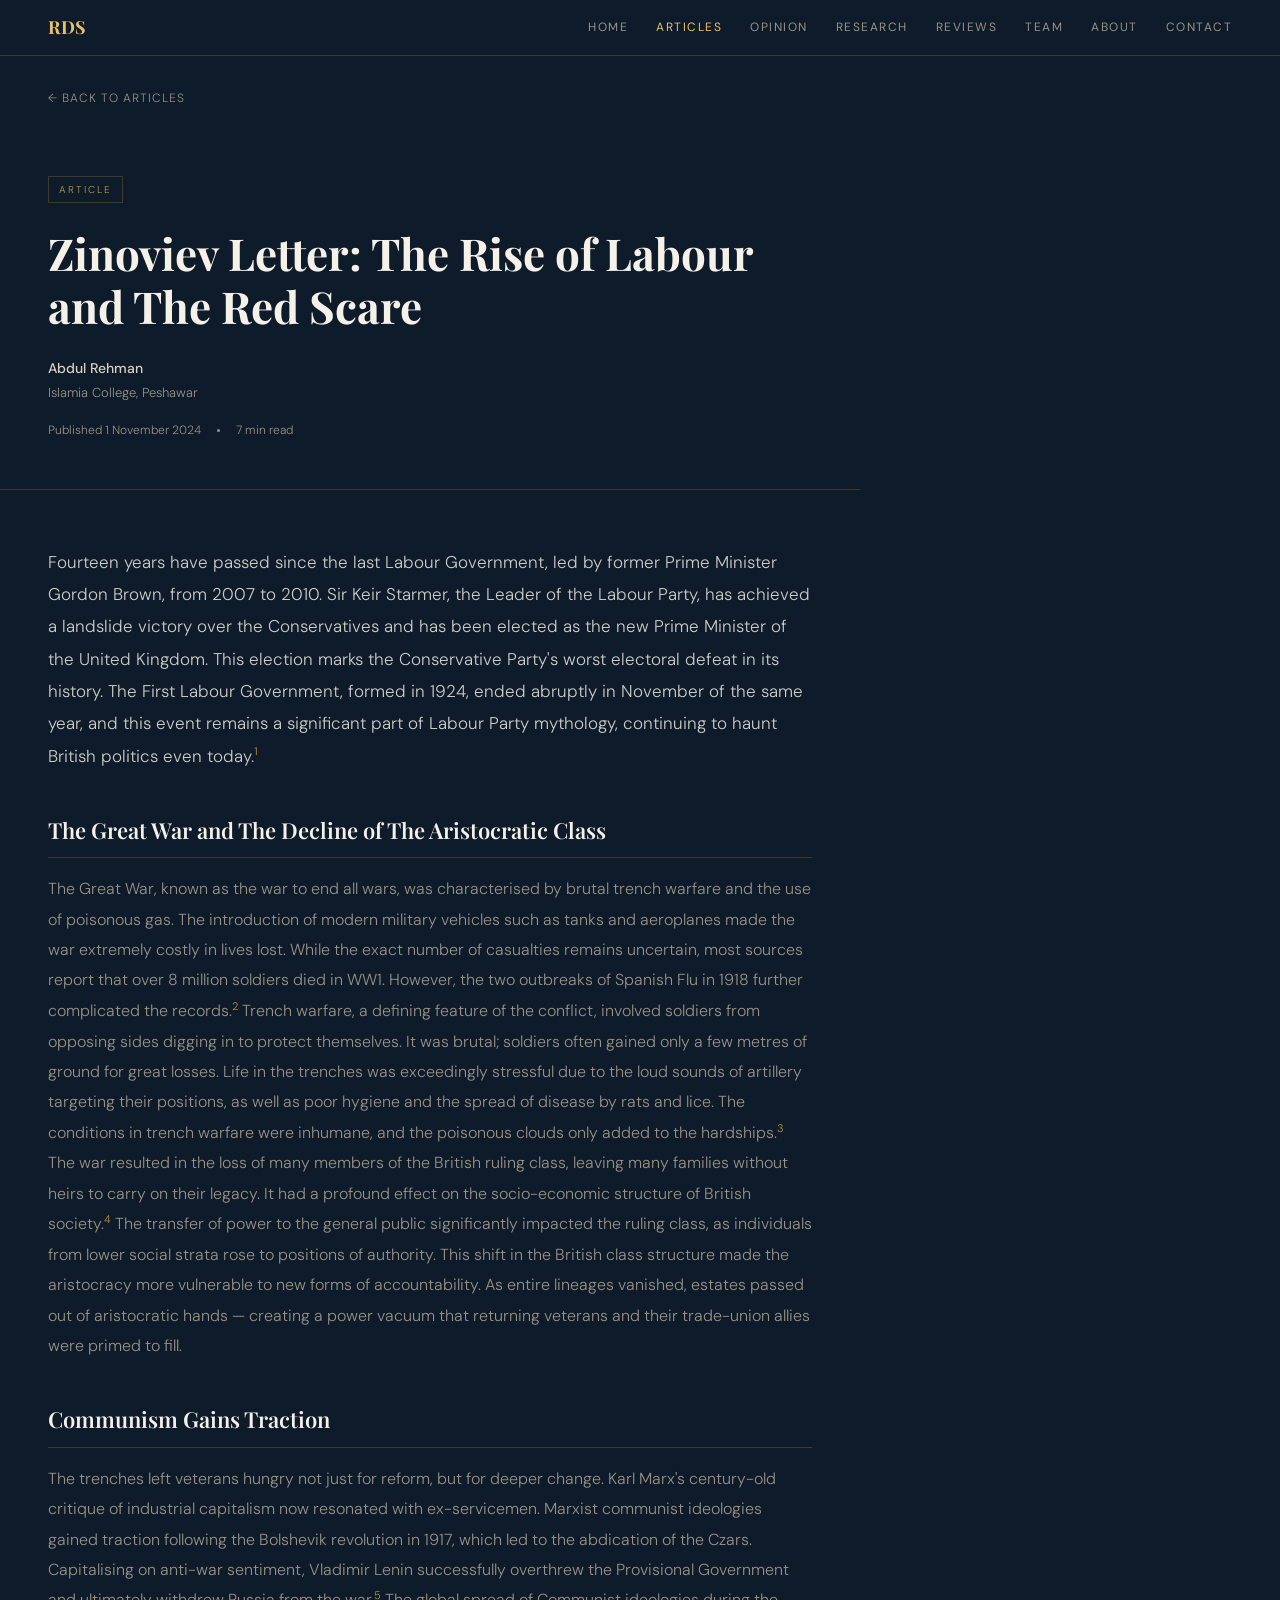
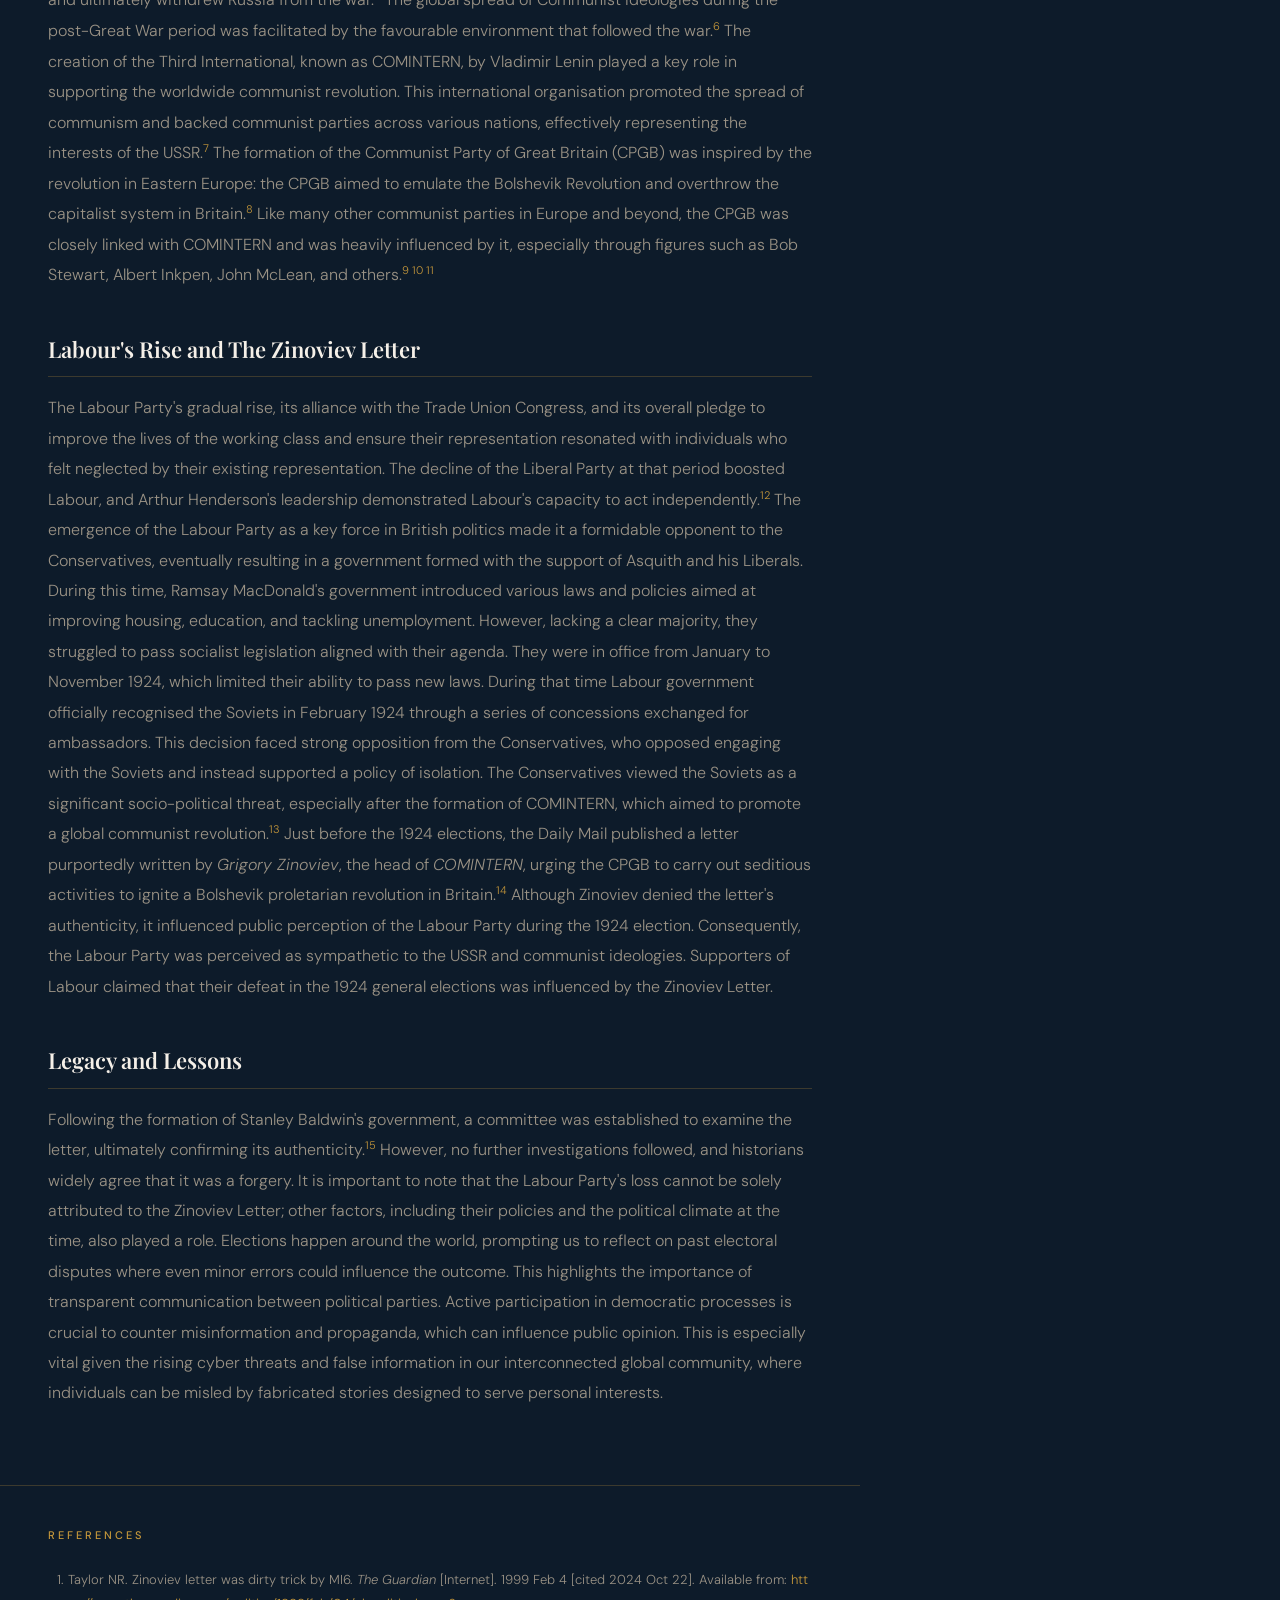
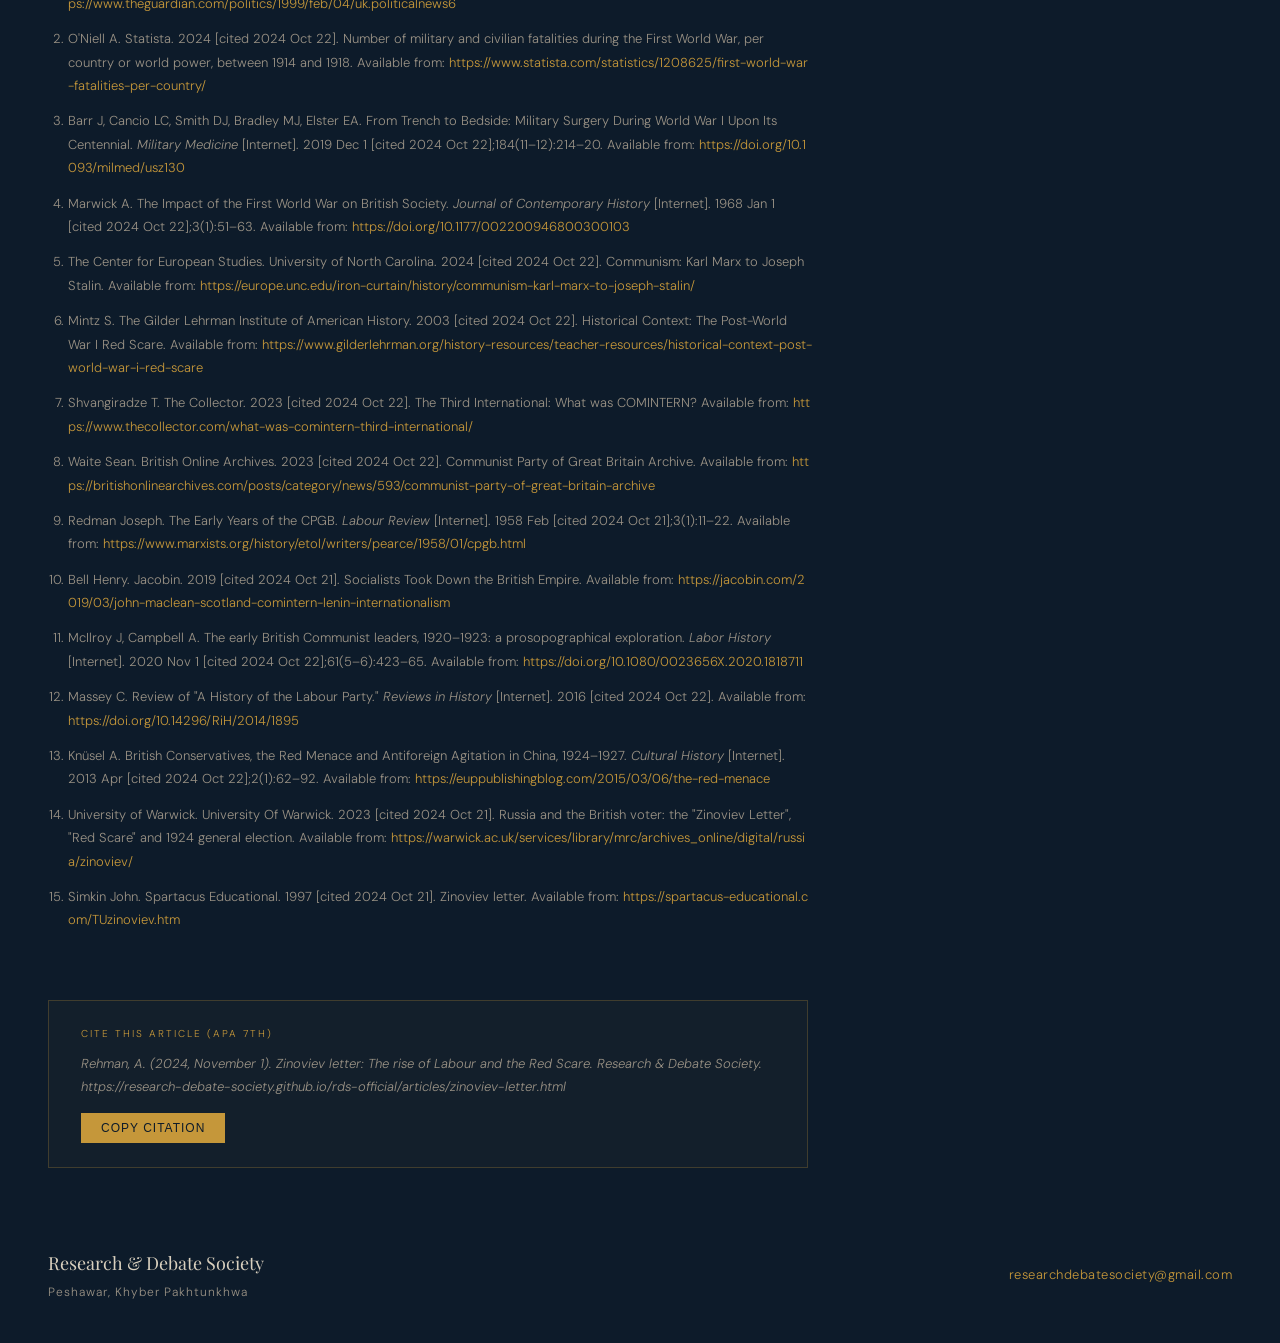
<file: zinoviev-letter.html>
<!DOCTYPE html>
<html lang="en">
<head>
<meta charset="UTF-8">
<link rel="icon" type="image/png" href="../rds-icon.png">
<meta name="viewport" content="width=device-width, initial-scale=1.0">
<title>Zinoviev Letter: The Rise of Labour and The Red Scare — RDS</title>
<meta name="description" content="How a forged letter from COMINTERN head Grigory Zinoviev shaped the 1924 British election, damaged the first Labour government, and left a legacy that haunts British politics to this day.">
<meta name="keywords" content="Zinoviev Letter, Labour Party, 1924 election, Red Scare, COMINTERN, British history, Abdul Rehman">
<link rel="canonical" href="https://research-debate-society.github.io/rds-official/articles/zinoviev-letter.html">
<link href="https://fonts.googleapis.com/css2?family=Playfair+Display:ital,wght@0,400;0,600;0,700;1,400;1,600&family=DM+Sans:wght@300;400;500&display=swap" rel="stylesheet">
<link rel="stylesheet" href="../rds-styles.css">
<!-- Google tag (gtag.js) -->
<script async src="https://www.googletagmanager.com/gtag/js?id=G-3XSXDY2PG7"></script>
<script>
  window.dataLayer = window.dataLayer || [];
  function gtag(){dataLayer.push(arguments);}
  gtag('js', new Date());
  gtag('config', 'G-3XSXDY2PG7');
</script>
  <meta property="og:type" content="article">
  <meta property="og:title" content="Zinoviev Letter: The Rise of Labour and The Red Scare">
  <meta property="og:description" content="How a forged letter from COMINTERN head Grigory Zinoviev shaped the 1924 British election, damaged the first Labour government, and left a legacy that haunts British politics.">
  <meta property="og:url" content="https://research-debate-society.github.io/rds-official/articles/zinoviev-letter.html">
  <meta property="og:image" content="https://research-debate-society.github.io/rds-official/rds-seal-main.png">
  <meta property="og:site_name" content="Research & Debate Society">
  <meta name="twitter:card" content="summary_large_image">
  <meta name="twitter:title" content="Zinoviev Letter: The Rise of Labour and The Red Scare">
  <meta name="twitter:description" content="How a forged letter from COMINTERN head Grigory Zinoviev shaped the 1924 British election, damaged the first Labour government, and left a legacy that haunts British politics.">
  <meta name="twitter:image" content="https://research-debate-society.github.io/rds-official/rds-seal-main.png">
</head>
<body>

<nav class="site-nav">
  <a class="nav-brand" href="../index.html">RDS</a>
  <div class="nav-links">
    <a href="../index.html">Home</a>
    <a href="../rds-articles.html" class="active">Articles</a>
    <a href="../rds-opinion-articles.html">Opinion</a>
    <a href="../rds-research-articles.html">Research</a>
    <a href="../rds-review-articles.html">Reviews</a>
    <a href="../rds-team.html">Team</a>
    <a href="../rds-about.html">About</a>
    <a href="../rds-contact.html">Contact</a>
  </div>
  <div class="nav-hamburger" onclick="document.querySelector('.nav-links').classList.toggle('open')">
    <span></span><span></span><span></span>
  </div>
</nav>

<a class="back-link" href="../rds-articles.html">← Back to Articles</a>

<div class="article-header">
  <div class="featured-tag">Article</div>
  <h1 class="article-title">Zinoviev Letter: The Rise of Labour and The Red Scare</h1>
  <div class="article-byline">
    <div>
      <span class="author-name">Abdul Rehman</span><br>
      <span class="author-affil">Islamia College, Peshawar</span>
    </div>
  </div>
  <div class="article-pub-meta">
    <span>Published 1 November 2024</span>
  <span class="dot"></span><span>7 min read</span></div>
</div>

<div class="article-body">

  <p>Fourteen years have passed since the last Labour Government, led by former Prime Minister Gordon Brown, from 2007 to 2010. Sir Keir Starmer, the Leader of the Labour Party, has achieved a landslide victory over the Conservatives and has been elected as the new Prime Minister of the United Kingdom. This election marks the Conservative Party's worst electoral defeat in its history. The First Labour Government, formed in 1924, ended abruptly in November of the same year, and this event remains a significant part of Labour Party mythology, continuing to haunt British politics even today.<sup>1</sup></p>

  <h2>The Great War and The Decline of The Aristocratic Class</h2>

  <p>The Great War, known as the war to end all wars, was characterised by brutal trench warfare and the use of poisonous gas. The introduction of modern military vehicles such as tanks and aeroplanes made the war extremely costly in lives lost. While the exact number of casualties remains uncertain, most sources report that over 8 million soldiers died in WW1. However, the two outbreaks of Spanish Flu in 1918 further complicated the records.<sup>2</sup> Trench warfare, a defining feature of the conflict, involved soldiers from opposing sides digging in to protect themselves. It was brutal; soldiers often gained only a few metres of ground for great losses. Life in the trenches was exceedingly stressful due to the loud sounds of artillery targeting their positions, as well as poor hygiene and the spread of disease by rats and lice. The conditions in trench warfare were inhumane, and the poisonous clouds only added to the hardships.<sup>3</sup> The war resulted in the loss of many members of the British ruling class, leaving many families without heirs to carry on their legacy. It had a profound effect on the socio-economic structure of British society.<sup>4</sup> The transfer of power to the general public significantly impacted the ruling class, as individuals from lower social strata rose to positions of authority. This shift in the British class structure made the aristocracy more vulnerable to new forms of accountability. As entire lineages vanished, estates passed out of aristocratic hands — creating a power vacuum that returning veterans and their trade-union allies were primed to fill.</p>

  <h2>Communism Gains Traction</h2>

  <p>The trenches left veterans hungry not just for reform, but for deeper change. Karl Marx's century-old critique of industrial capitalism now resonated with ex-servicemen. Marxist communist ideologies gained traction following the Bolshevik revolution in 1917, which led to the abdication of the Czars. Capitalising on anti-war sentiment, Vladimir Lenin successfully overthrew the Provisional Government and ultimately withdrew Russia from the war.<sup>5</sup> The global spread of Communist ideologies during the post-Great War period was facilitated by the favourable environment that followed the war.<sup>6</sup> The creation of the Third International, known as COMINTERN, by Vladimir Lenin played a key role in supporting the worldwide communist revolution. This international organisation promoted the spread of communism and backed communist parties across various nations, effectively representing the interests of the USSR.<sup>7</sup> The formation of the Communist Party of Great Britain (CPGB) was inspired by the revolution in Eastern Europe: the CPGB aimed to emulate the Bolshevik Revolution and overthrow the capitalist system in Britain.<sup>8</sup> Like many other communist parties in Europe and beyond, the CPGB was closely linked with COMINTERN and was heavily influenced by it, especially through figures such as Bob Stewart, Albert Inkpen, John McLean, and others.<sup>9 10 11</sup></p>

  <h2>Labour's Rise and The Zinoviev Letter</h2>

  <p>The Labour Party's gradual rise, its alliance with the Trade Union Congress, and its overall pledge to improve the lives of the working class and ensure their representation resonated with individuals who felt neglected by their existing representation. The decline of the Liberal Party at that period boosted Labour, and Arthur Henderson's leadership demonstrated Labour's capacity to act independently.<sup>12</sup> The emergence of the Labour Party as a key force in British politics made it a formidable opponent to the Conservatives, eventually resulting in a government formed with the support of Asquith and his Liberals. During this time, Ramsay MacDonald's government introduced various laws and policies aimed at improving housing, education, and tackling unemployment. However, lacking a clear majority, they struggled to pass socialist legislation aligned with their agenda. They were in office from January to November 1924, which limited their ability to pass new laws. During that time Labour government officially recognised the Soviets in February 1924 through a series of concessions exchanged for ambassadors. This decision faced strong opposition from the Conservatives, who opposed engaging with the Soviets and instead supported a policy of isolation. The Conservatives viewed the Soviets as a significant socio-political threat, especially after the formation of COMINTERN, which aimed to promote a global communist revolution.<sup>13</sup> Just before the 1924 elections, the Daily Mail published a letter purportedly written by <em>Grigory Zinoviev</em>, the head of <em>COMINTERN</em>, urging the CPGB to carry out seditious activities to ignite a Bolshevik proletarian revolution in Britain.<sup>14</sup> Although Zinoviev denied the letter's authenticity, it influenced public perception of the Labour Party during the 1924 election. Consequently, the Labour Party was perceived as sympathetic to the USSR and communist ideologies. Supporters of Labour claimed that their defeat in the 1924 general elections was influenced by the Zinoviev Letter.</p>

  <h2>Legacy and Lessons</h2>

  <p>Following the formation of Stanley Baldwin's government, a committee was established to examine the letter, ultimately confirming its authenticity.<sup>15</sup> However, no further investigations followed, and historians widely agree that it was a forgery. It is important to note that the Labour Party's loss cannot be solely attributed to the Zinoviev Letter; other factors, including their policies and the political climate at the time, also played a role. Elections happen around the world, prompting us to reflect on past electoral disputes where even minor errors could influence the outcome. This highlights the importance of transparent communication between political parties. Active participation in democratic processes is crucial to counter misinformation and propaganda, which can influence public opinion. This is especially vital given the rising cyber threats and false information in our interconnected global community, where individuals can be misled by fabricated stories designed to serve personal interests.</p>

</div>

<div class="references-section">
  <h2>References</h2>
  <ol>
    <li>Taylor NR. Zinoviev letter was dirty trick by MI6. <em>The Guardian</em> [Internet]. 1999 Feb 4 [cited 2024 Oct 22]. Available from: <a href="https://www.theguardian.com/politics/1999/feb/04/uk.politicalnews6" target="_blank" rel="noopener">https://www.theguardian.com/politics/1999/feb/04/uk.politicalnews6</a></li>
    <li>O'Niell A. Statista. 2024 [cited 2024 Oct 22]. Number of military and civilian fatalities during the First World War, per country or world power, between 1914 and 1918. Available from: <a href="https://www.statista.com/statistics/1208625/first-world-war-fatalities-per-country/" target="_blank" rel="noopener">https://www.statista.com/statistics/1208625/first-world-war-fatalities-per-country/</a></li>
    <li>Barr J, Cancio LC, Smith DJ, Bradley MJ, Elster EA. From Trench to Bedside: Military Surgery During World War I Upon Its Centennial. <em>Military Medicine</em> [Internet]. 2019 Dec 1 [cited 2024 Oct 22];184(11–12):214–20. Available from: <a href="https://doi.org/10.1093/milmed/usz130" target="_blank" rel="noopener">https://doi.org/10.1093/milmed/usz130</a></li>
    <li>Marwick A. The Impact of the First World War on British Society. <em>Journal of Contemporary History</em> [Internet]. 1968 Jan 1 [cited 2024 Oct 22];3(1):51–63. Available from: <a href="https://doi.org/10.1177/002200946800300103" target="_blank" rel="noopener">https://doi.org/10.1177/002200946800300103</a></li>
    <li>The Center for European Studies. University of North Carolina. 2024 [cited 2024 Oct 22]. Communism: Karl Marx to Joseph Stalin. Available from: <a href="https://europe.unc.edu/iron-curtain/history/communism-karl-marx-to-joseph-stalin/" target="_blank" rel="noopener">https://europe.unc.edu/iron-curtain/history/communism-karl-marx-to-joseph-stalin/</a></li>
    <li>Mintz S. The Gilder Lehrman Institute of American History. 2003 [cited 2024 Oct 22]. Historical Context: The Post-World War I Red Scare. Available from: <a href="https://www.gilderlehrman.org/history-resources/teacher-resources/historical-context-post-world-war-i-red-scare" target="_blank" rel="noopener">https://www.gilderlehrman.org/history-resources/teacher-resources/historical-context-post-world-war-i-red-scare</a></li>
    <li>Shvangiradze T. The Collector. 2023 [cited 2024 Oct 22]. The Third International: What was COMINTERN? Available from: <a href="https://www.thecollector.com/what-was-comintern-third-international/" target="_blank" rel="noopener">https://www.thecollector.com/what-was-comintern-third-international/</a></li>
    <li>Waite Sean. British Online Archives. 2023 [cited 2024 Oct 22]. Communist Party of Great Britain Archive. Available from: <a href="https://britishonlinearchives.com/posts/category/news/593/communist-party-of-great-britain-archive" target="_blank" rel="noopener">https://britishonlinearchives.com/posts/category/news/593/communist-party-of-great-britain-archive</a></li>
    <li>Redman Joseph. The Early Years of the CPGB. <em>Labour Review</em> [Internet]. 1958 Feb [cited 2024 Oct 21];3(1):11–22. Available from: <a href="https://www.marxists.org/history/etol/writers/pearce/1958/01/cpgb.html" target="_blank" rel="noopener">https://www.marxists.org/history/etol/writers/pearce/1958/01/cpgb.html</a></li>
    <li>Bell Henry. Jacobin. 2019 [cited 2024 Oct 21]. Socialists Took Down the British Empire. Available from: <a href="https://jacobin.com/2019/03/john-maclean-scotland-comintern-lenin-internationalism" target="_blank" rel="noopener">https://jacobin.com/2019/03/john-maclean-scotland-comintern-lenin-internationalism</a></li>
    <li>McIlroy J, Campbell A. The early British Communist leaders, 1920–1923: a prosopographical exploration. <em>Labor History</em> [Internet]. 2020 Nov 1 [cited 2024 Oct 22];61(5–6):423–65. Available from: <a href="https://doi.org/10.1080/0023656X.2020.1818711" target="_blank" rel="noopener">https://doi.org/10.1080/0023656X.2020.1818711</a></li>
    <li>Massey C. Review of "A History of the Labour Party." <em>Reviews in History</em> [Internet]. 2016 [cited 2024 Oct 22]. Available from: <a href="https://doi.org/10.14296/RiH/2014/1895" target="_blank" rel="noopener">https://doi.org/10.14296/RiH/2014/1895</a></li>
    <li>Knüsel A. British Conservatives, the Red Menace and Antiforeign Agitation in China, 1924–1927. <em>Cultural History</em> [Internet]. 2013 Apr [cited 2024 Oct 22];2(1):62–92. Available from: <a href="https://euppublishingblog.com/2015/03/06/the-red-menace" target="_blank" rel="noopener">https://euppublishingblog.com/2015/03/06/the-red-menace</a></li>
    <li>University of Warwick. University Of Warwick. 2023 [cited 2024 Oct 21]. Russia and the British voter: the "Zinoviev Letter", "Red Scare" and 1924 general election. Available from: <a href="https://warwick.ac.uk/services/library/mrc/archives_online/digital/russia/zinoviev/" target="_blank" rel="noopener">https://warwick.ac.uk/services/library/mrc/archives_online/digital/russia/zinoviev/</a></li>
    <li>Simkin John. Spartacus Educational. 1997 [cited 2024 Oct 21]. Zinoviev letter. Available from: <a href="https://spartacus-educational.com/TUzinoviev.htm" target="_blank" rel="noopener">https://spartacus-educational.com/TUzinoviev.htm</a></li>
  </ol>
</div>


<div class="citation-box" style="margin:0 48px 40px;max-width:760px;">
  <div class="citation-label">Cite This Article (APA 7th)</div>
  <p class="citation-text" id="cite-text">Rehman, A. (2024, November 1). Zinoviev letter: The rise of Labour and the Red Scare. Research & Debate Society. https://research-debate-society.github.io/rds-official/articles/zinoviev-letter.html</p>
  <button onclick="navigator.clipboard.writeText(document.getElementById('cite-text').innerText);this.innerText='Copied!';setTimeout(()=>this.innerText='Copy Citation',2000)"
    style="margin-top:14px;padding:8px 20px;background:var(--gold);color:var(--navy);border:none;font-size:12px;font-weight:500;letter-spacing:1px;cursor:pointer;text-transform:uppercase;">
    Copy Citation
  </button>
</div>
<div class="footer-band">
  <div>
    <div class="footer-name">Research &amp; Debate Society</div>
    <div class="footer-detail">Peshawar, Khyber Pakhtunkhwa</div>
  </div>
  <a class="footer-contact" href="mailto:researchdebatesociety@gmail.com">researchdebatesociety@gmail.com</a>
</div>

</body>
</html>
</file>
<file: rds-styles.css>
/* ============================================================
   RDS — Research & Debate Society, ICUP
   Shared Stylesheet
   ============================================================ */

*, *::before, *::after { box-sizing: border-box; margin: 0; padding: 0; }

:root {
  --navy: #0d1b2a;
  --gold: #c5973a;
  --gold-light: #e8c06a;
  --cream: #f5f0e8;
  --cream-dim: #d9d0be;
  --text: #f0ece3;
  --text-dim: #9a9285;
  --border: rgba(197,151,58,0.25);
}

body {
  background: var(--navy);
  color: var(--text);
  font-family: 'DM Sans', sans-serif;
  font-weight: 300;
  line-height: 1.7;
  overflow-x: hidden;
}

a { text-decoration: none; color: inherit; }

/* ── Navigation ──────────────────────────────────────────── */
.site-nav {
  display: flex;
  align-items: center;
  justify-content: space-between;
  padding: 0 48px;
  height: 56px;
  border-bottom: 1px solid var(--border);
  background: var(--navy);
  position: sticky;
  top: 0;
  z-index: 100;
}

.nav-brand {
  font-family: 'Playfair Display', serif;
  font-size: 18px;
  font-weight: 700;
  color: var(--gold-light);
  letter-spacing: 0.5px;
  flex-shrink: 0;
}









.nav-links {
  display: flex;
  align-items: center;
  gap: 28px;
}

.nav-links a {
  font-size: 12px;
  font-weight: 400;
  letter-spacing: 1.5px;
  text-transform: uppercase;
  color: var(--text-dim);
  transition: color 0.2s;
}

.nav-links a:hover,
.nav-links a.active { color: var(--gold-light); }

.nav-hamburger {
  display: none;
  flex-direction: column;
  gap: 5px;
  cursor: pointer;
  padding: 4px;
}

.nav-hamburger span {
  display: block;
  width: 22px;
  height: 1px;
  background: var(--text-dim);
}

/* ── Hero ─────────────────────────────────────────────────── */
.hero {
  position: relative;
  padding: 80px 48px 64px;
  border-bottom: 1px solid var(--border);
  overflow: hidden;
}

.hero::before {
  content: '';
  position: absolute;
  top: -60px; right: -80px;
  width: 500px; height: 500px;
  background: radial-gradient(circle, rgba(197,151,58,0.08) 0%, transparent 70%);
  pointer-events: none;
}

.hero-eyebrow {
  font-size: 11px;
  font-weight: 500;
  letter-spacing: 3px;
  text-transform: uppercase;
  color: var(--gold);
  margin-bottom: 20px;
  display: flex;
  align-items: center;
  gap: 12px;
}

.hero-eyebrow::before {
  content: '';
  display: inline-block;
  width: 32px; height: 1px;
  background: var(--gold);
}

.hero h1 {
  font-family: 'Playfair Display', serif;
  font-size: clamp(38px, 5vw, 64px);
  font-weight: 700;
  line-height: 1.1;
  color: var(--cream);
  max-width: 700px;
  margin-bottom: 12px;
}

.hero h1 em {
  font-style: italic;
  color: var(--gold-light);
}

.hero-sub {
  font-size: 16px;
  color: var(--text-dim);
  max-width: 560px;
  margin-bottom: 40px;
  line-height: 1.8;
}

.hero-actions {
  display: flex;
  gap: 16px;
  flex-wrap: wrap;
}

.btn-primary {
  display: inline-block;
  padding: 12px 28px;
  background: var(--gold);
  color: var(--navy);
  font-weight: 500;
  font-size: 14px;
  letter-spacing: 0.5px;
  transition: background 0.2s;
}

.btn-primary:hover { background: var(--gold-light); }

.btn-outline {
  display: inline-block;
  padding: 12px 28px;
  background: transparent;
  color: var(--cream-dim);
  font-size: 14px;
  border: 1px solid rgba(197,151,58,0.4);
  transition: border-color 0.2s, color 0.2s;
}

.btn-outline:hover { border-color: var(--gold); color: var(--gold-light); }

/* ── Stats ────────────────────────────────────────────────── */
.stats {
  display: grid;
  grid-template-columns: repeat(4, 1fr);
  border-bottom: 1px solid var(--border);
}

.stat {
  padding: 32px 40px;
  border-right: 1px solid var(--border);
}

.stat:last-child { border-right: none; }

.stat-number {
  font-family: 'Playfair Display', serif;
  font-size: 40px;
  font-weight: 600;
  color: var(--gold-light);
  line-height: 1;
  margin-bottom: 6px;
}

.stat-label {
  font-size: 12px;
  letter-spacing: 1.5px;
  text-transform: uppercase;
  color: var(--text-dim);
}

/* ── Section Header ──────────────────────────────────────── */
.section-header {
  display: flex;
  align-items: baseline;
  justify-content: space-between;
  padding: 48px 48px 24px;
  border-bottom: 1px solid var(--border);
}

.section-title {
  font-size: 13px;
  font-weight: 400;
  letter-spacing: 3px;
  text-transform: uppercase;
  color: var(--gold);
}

.section-link {
  font-size: 13px;
  color: var(--text-dim);
  letter-spacing: 0.5px;
  transition: color 0.2s;
}

.section-link:hover { color: var(--gold-light); }

/* ── Featured ─────────────────────────────────────────────── */
.featured {
  display: grid;
  grid-template-columns: 1fr 1fr;
  border-bottom: 1px solid var(--border);
}

.featured-main {
  padding: 48px;
  border-right: 1px solid var(--border);
  display: block;
  transition: background 0.2s;
}

.featured-main:hover { background: rgba(197,151,58,0.03); }

.featured-tag {
  display: inline-block;
  font-size: 10px;
  letter-spacing: 2px;
  text-transform: uppercase;
  color: var(--gold);
  border: 1px solid var(--border);
  padding: 4px 10px;
  margin-bottom: 20px;
}

.featured-title {
  font-family: 'Playfair Display', serif;
  font-size: 26px;
  font-weight: 600;
  line-height: 1.3;
  color: var(--cream);
  margin-bottom: 16px;
  display: block;
  transition: color 0.2s;
}

.featured-main:hover .featured-title { color: var(--gold-light); }

.featured-excerpt {
  font-size: 14px;
  color: var(--text-dim);
  line-height: 1.8;
  margin-bottom: 28px;
}

.article-meta {
  display: flex;
  align-items: center;
  gap: 16px;
  font-size: 12px;
  color: var(--text-dim);
}

.article-meta .author { color: var(--cream-dim); font-weight: 500; }

.dot {
  width: 3px; height: 3px;
  background: var(--text-dim);
  border-radius: 50%;
  display: inline-block;
}

/* ── Side Articles ────────────────────────────────────────── */
.featured-side { display: flex; flex-direction: column; }

.side-article {
  padding: 32px 40px;
  border-bottom: 1px solid var(--border);
  transition: background 0.2s;
  display: block;
}

.side-article:last-child { border-bottom: none; }
.side-article:hover { background: rgba(197,151,58,0.04); }

.side-article-num {
  font-family: 'Playfair Display', serif;
  font-size: 32px;
  font-weight: 700;
  color: rgba(197,151,58,0.15);
  line-height: 1;
  margin-bottom: 12px;
}

.side-article-tag {
  font-size: 10px;
  letter-spacing: 2px;
  text-transform: uppercase;
  color: var(--gold);
  margin-bottom: 8px;
}

.side-article-title {
  font-family: 'Playfair Display', serif;
  font-size: 17px;
  font-weight: 600;
  color: var(--cream);
  line-height: 1.4;
  margin-bottom: 10px;
}

.side-article:hover .side-article-title { color: var(--gold-light); }
.side-article-author { font-size: 12px; color: var(--text-dim); }

/* ── Mission ──────────────────────────────────────────────── */
.mission {
  padding: 64px 48px;
  border-bottom: 1px solid var(--border);
  display: grid;
  grid-template-columns: 1fr 2fr;
  gap: 64px;
  align-items: start;
}

.mission-label {
  font-size: 11px;
  letter-spacing: 3px;
  text-transform: uppercase;
  color: var(--gold);
  padding-top: 6px;
}

.mission-quote {
  font-family: 'Playfair Display', serif;
  font-size: 22px;
  font-style: italic;
  color: var(--cream);
  line-height: 1.6;
  border-left: 2px solid var(--gold);
  padding-left: 32px;
}

.mission-body {
  font-size: 15px;
  color: var(--text-dim);
  line-height: 1.9;
  margin-top: 20px;
  padding-left: 32px;
}

/* ── Categories ───────────────────────────────────────────── */
.categories {
  display: grid;
  grid-template-columns: repeat(4, 1fr);
  border-bottom: 1px solid var(--border);
}

.category {
  padding: 36px 40px;
  border-right: 1px solid var(--border);
  transition: background 0.2s;
  display: block;
}

.category:last-child { border-right: none; }
.category:hover { background: rgba(197,151,58,0.05); }

.category-icon { font-size: 22px; margin-bottom: 16px; color: var(--gold); }
.category-name { font-family: 'Playfair Display', serif; font-size: 16px; color: var(--cream); margin-bottom: 6px; }
.category-count { font-size: 12px; color: var(--text-dim); }

/* ── Footer Band ──────────────────────────────────────────── */
.footer-band {
  padding: 40px 48px;
  display: flex;
  align-items: center;
  justify-content: space-between;
}

.footer-name {
  font-family: 'Playfair Display', serif;
  font-size: 18px;
  color: var(--cream-dim);
}

.footer-detail {
  font-size: 12px;
  color: var(--text-dim);
  letter-spacing: 1px;
  margin-top: 4px;
}

.footer-contact {
  font-size: 13px;
  color: var(--gold);
  letter-spacing: 0.5px;
  transition: color 0.2s;
}

.footer-contact:hover { color: var(--gold-light); }

/* ── Listing Page ─────────────────────────────────────────── */
.page-hero {
  padding: 64px 48px 48px;
  border-bottom: 1px solid var(--border);
  position: relative;
  overflow: hidden;
}

.page-hero::before {
  content: '';
  position: absolute;
  top: -40px; right: -60px;
  width: 400px; height: 400px;
  background: radial-gradient(circle, rgba(197,151,58,0.06) 0%, transparent 70%);
  pointer-events: none;
}

.page-hero-eyebrow {
  font-size: 11px;
  font-weight: 500;
  letter-spacing: 3px;
  text-transform: uppercase;
  color: var(--gold);
  margin-bottom: 16px;
  display: flex;
  align-items: center;
  gap: 12px;
}

.page-hero-eyebrow::before {
  content: '';
  display: inline-block;
  width: 24px; height: 1px;
  background: var(--gold);
}

.page-hero h1 {
  font-family: 'Playfair Display', serif;
  font-size: clamp(28px, 4vw, 48px);
  font-weight: 700;
  line-height: 1.15;
  color: var(--cream);
  max-width: 600px;
  margin-bottom: 12px;
}

.page-hero p {
  font-size: 15px;
  color: var(--text-dim);
  max-width: 520px;
  line-height: 1.8;
}

.articles-grid {
  display: grid;
  grid-template-columns: repeat(2, 1fr);
  border-bottom: 1px solid var(--border);
}

.article-card {
  padding: 40px 48px;
  border-right: 1px solid var(--border);
  border-bottom: 1px solid var(--border);
  transition: background 0.2s;
  display: block;
}

.article-card:nth-child(2n) { border-right: none; }
.article-card:hover { background: rgba(197,151,58,0.03); }

.card-tag {
  display: inline-block;
  font-size: 10px;
  letter-spacing: 2px;
  text-transform: uppercase;
  color: var(--gold);
  border: 1px solid var(--border);
  padding: 3px 10px;
  margin-bottom: 16px;
}

.card-title {
  font-family: 'Playfair Display', serif;
  font-size: 21px;
  font-weight: 600;
  line-height: 1.35;
  color: var(--cream);
  margin-bottom: 12px;
  display: block;
  transition: color 0.2s;
}

.article-card:hover .card-title { color: var(--gold-light); }

.card-excerpt {
  font-size: 14px;
  color: var(--text-dim);
  line-height: 1.8;
  margin-bottom: 20px;
}

.card-meta {
  display: flex;
  align-items: center;
  gap: 12px;
  font-size: 12px;
  color: var(--text-dim);
}

.card-meta .author { color: var(--cream-dim); font-weight: 500; }

.card-arrow {
  display: inline-block;
  font-size: 13px;
  color: var(--gold);
  margin-top: 16px;
  transition: transform 0.2s;
}

.article-card:hover .card-arrow { transform: translateX(4px); }

/* ── Article Page ─────────────────────────────────────────── */
.article-header {
  padding: 64px 48px 48px;
  border-bottom: 1px solid var(--border);
  max-width: 860px;
}

.article-header .featured-tag { margin-bottom: 24px; }

.article-title {
  font-family: 'Playfair Display', serif;
  font-size: clamp(28px, 4vw, 44px);
  font-weight: 700;
  line-height: 1.2;
  color: var(--cream);
  margin-bottom: 24px;
}

.article-byline {
  display: flex;
  flex-wrap: wrap;
  gap: 8px 24px;
  margin-bottom: 16px;
  font-size: 14px;
}

.article-byline .author-name {
  color: var(--cream-dim);
  font-weight: 500;
}

.article-byline .author-affil {
  color: var(--text-dim);
  font-size: 13px;
}

.article-pub-meta {
  display: flex;
  align-items: center;
  gap: 16px;
  font-size: 12px;
  color: var(--text-dim);
  margin-top: 8px;
}

.article-body {
  padding: 56px 48px;
  max-width: 860px;
}

.article-body h2 {
  font-family: 'Playfair Display', serif;
  font-size: 22px;
  font-weight: 600;
  color: var(--cream);
  margin: 40px 0 16px;
  padding-bottom: 8px;
  border-bottom: 1px solid var(--border);
}

.article-body h3 {
  font-family: 'Playfair Display', serif;
  font-size: 18px;
  font-weight: 600;
  color: var(--cream-dim);
  margin: 32px 0 12px;
}

.article-body p {
  font-size: 16px;
  color: var(--text-dim);
  line-height: 1.9;
  margin-bottom: 20px;
}

.article-body p:first-of-type {
  font-size: 17px;
  color: rgba(240,236,227,0.85);
}

.article-body em { font-style: italic; }

.article-body strong {
  color: var(--cream-dim);
  font-weight: 500;
}

.article-body ul, .article-body ol {
  margin: 16px 0 20px 24px;
}

.article-body li {
  font-size: 15px;
  color: var(--text-dim);
  line-height: 1.8;
  margin-bottom: 8px;
}

.article-body blockquote {
  border-left: 2px solid var(--gold);
  padding: 4px 0 4px 24px;
  margin: 28px 0;
}

.article-body blockquote p {
  font-family: 'Playfair Display', serif;
  font-style: italic;
  font-size: 18px;
  color: var(--cream-dim);
}

.article-body sup {
  font-size: 11px;
  color: var(--gold);
  vertical-align: super;
}

.article-body a {
  color: var(--gold);
  text-decoration: underline;
  text-underline-offset: 3px;
  transition: color 0.2s;
}

.article-body a:hover { color: var(--gold-light); }

.article-footnote {
  font-size: 13px;
  color: var(--text-dim);
  border-top: 1px solid var(--border);
  padding-top: 12px;
  margin-top: 8px;
}

.references-section {
  padding: 40px 48px 56px;
  border-top: 1px solid var(--border);
  max-width: 860px;
}

.references-section h2 {
  font-size: 11px;
  font-weight: 500;
  letter-spacing: 3px;
  text-transform: uppercase;
  color: var(--gold);
  margin-bottom: 24px;
}

.references-section ol {
  margin-left: 20px;
}

.references-section li {
  font-size: 13px;
  color: var(--text-dim);
  line-height: 1.8;
  margin-bottom: 12px;
}

.references-section a {
  color: var(--gold);
  word-break: break-all;
}

.citation-box {
  margin: 40px 48px;
  padding: 24px 32px;
  border: 1px solid var(--border);
  background: rgba(197,151,58,0.03);
  max-width: 760px;
}

.citation-label {
  font-size: 10px;
  letter-spacing: 2px;
  text-transform: uppercase;
  color: var(--gold);
  margin-bottom: 10px;
}

.citation-text {
  font-size: 13px;
  color: var(--text-dim);
  line-height: 1.8;
  font-style: italic;
}

.external-link-box {
  margin: 0 48px 40px;
  padding: 20px 28px;
  border: 1px solid var(--border);
  display: inline-flex;
  align-items: center;
  gap: 12px;
  transition: background 0.2s;
}

.external-link-box:hover { background: rgba(197,151,58,0.05); }
.external-link-box span { font-size: 13px; color: var(--text-dim); }
.external-link-box .ext-arrow { font-size: 13px; color: var(--gold); }

.back-link {
  display: inline-flex;
  align-items: center;
  gap: 8px;
  font-size: 12px;
  letter-spacing: 1px;
  text-transform: uppercase;
  color: var(--text-dim);
  padding: 32px 48px 0;
  transition: color 0.2s;
}

.back-link:hover { color: var(--gold-light); }

/* ── Team Page ────────────────────────────────────────────── */
.team-grid {
  display: grid;
  grid-template-columns: repeat(2, 1fr);
  border-bottom: 1px solid var(--border);
}

.team-card {
  padding: 48px;
  border-right: 1px solid var(--border);
  border-bottom: 1px solid var(--border);
}

.team-card:nth-child(2n) { border-right: none; }

.team-role {
  font-size: 10px;
  letter-spacing: 2px;
  text-transform: uppercase;
  color: var(--gold);
  margin-bottom: 12px;
}

.team-name {
  font-family: 'Playfair Display', serif;
  font-size: 24px;
  font-weight: 600;
  color: var(--cream);
  margin-bottom: 4px;
}

.team-affil {
  font-size: 13px;
  color: var(--text-dim);
  margin-bottom: 16px;
}

.team-bio {
  font-size: 14px;
  color: var(--text-dim);
  line-height: 1.8;
  margin-bottom: 20px;
}

.team-links {
  display: flex;
  gap: 16px;
}

.team-link {
  font-size: 12px;
  color: var(--gold);
  letter-spacing: 0.5px;
  transition: color 0.2s;
}

.team-link:hover { color: var(--gold-light); }

/* ── Contact / About ──────────────────────────────────────── */
.content-block {
  padding: 64px 48px;
  border-bottom: 1px solid var(--border);
  display: grid;
  grid-template-columns: 1fr 2fr;
  gap: 64px;
  align-items: start;
}

.content-label {
  font-size: 11px;
  letter-spacing: 3px;
  text-transform: uppercase;
  color: var(--gold);
  padding-top: 6px;
}

.content-body h2 {
  font-family: 'Playfair Display', serif;
  font-size: 26px;
  font-weight: 600;
  color: var(--cream);
  margin-bottom: 20px;
  line-height: 1.3;
}

.content-body p {
  font-size: 15px;
  color: var(--text-dim);
  line-height: 1.9;
  margin-bottom: 16px;
}

.contact-email {
  display: inline-block;
  margin-top: 24px;
  padding: 14px 28px;
  background: var(--gold);
  color: var(--navy);
  font-weight: 500;
  font-size: 14px;
  transition: background 0.2s;
}

.contact-email:hover { background: var(--gold-light); }

.keywords-list {
  display: flex;
  flex-wrap: wrap;
  gap: 8px;
  margin-top: 16px;
}

.keyword {
  font-size: 11px;
  letter-spacing: 1.5px;
  text-transform: uppercase;
  color: var(--gold);
  border: 1px solid var(--border);
  padding: 4px 12px;
}

/* ── Empty State ──────────────────────────────────────────── */
.empty-state {
  padding: 80px 48px;
  text-align: center;
  border-bottom: 1px solid var(--border);
}

.empty-state p {
  font-size: 15px;
  color: var(--text-dim);
  max-width: 400px;
  margin: 0 auto;
}

/* ── Responsive ───────────────────────────────────────────── */
@media (max-width: 900px) {
  .site-nav { padding: 0 24px; }
  .nav-links { display: none; }
  .nav-hamburger { display: flex; }
  .nav-links.open {
    display: flex;
    flex-direction: column;
    position: absolute;
    top: 56px; left: 0; right: 0;
    background: var(--navy);
    border-bottom: 1px solid var(--border);
    padding: 24px;
    gap: 20px;
  }
}

@media (max-width: 768px) {
  .hero { padding: 48px 24px 40px; }
  .stats { grid-template-columns: repeat(2, 1fr); }
  .stat { padding: 24px; }
  .featured { grid-template-columns: 1fr; }
  .featured-main { padding: 32px 24px; border-right: none; border-bottom: 1px solid var(--border); }
  .side-article { padding: 24px; }
  .mission { grid-template-columns: 1fr; gap: 24px; padding: 48px 24px; }
  .mission-quote, .mission-body { padding-left: 20px; }
  .categories { grid-template-columns: repeat(2, 1fr); }
  .category { padding: 24px; }
  .section-header { padding: 32px 24px 16px; }
  .footer-band { flex-direction: column; gap: 16px; text-align: center; padding: 32px 24px; }
  .page-hero { padding: 48px 24px 36px; }
  .articles-grid { grid-template-columns: 1fr; }
  .article-card { border-right: none; padding: 32px 24px; }
  .article-header { padding: 48px 24px 36px; }
  .article-body { padding: 40px 24px; }
  .references-section { padding: 32px 24px 48px; }
  .citation-box, .external-link-box { margin-left: 24px; margin-right: 24px; }
  .back-link { padding: 24px 24px 0; }
  .team-grid { grid-template-columns: 1fr; }
  .team-card { border-right: none; padding: 36px 24px; }
  .content-block { grid-template-columns: 1fr; gap: 24px; padding: 48px 24px; }
}
</file>
